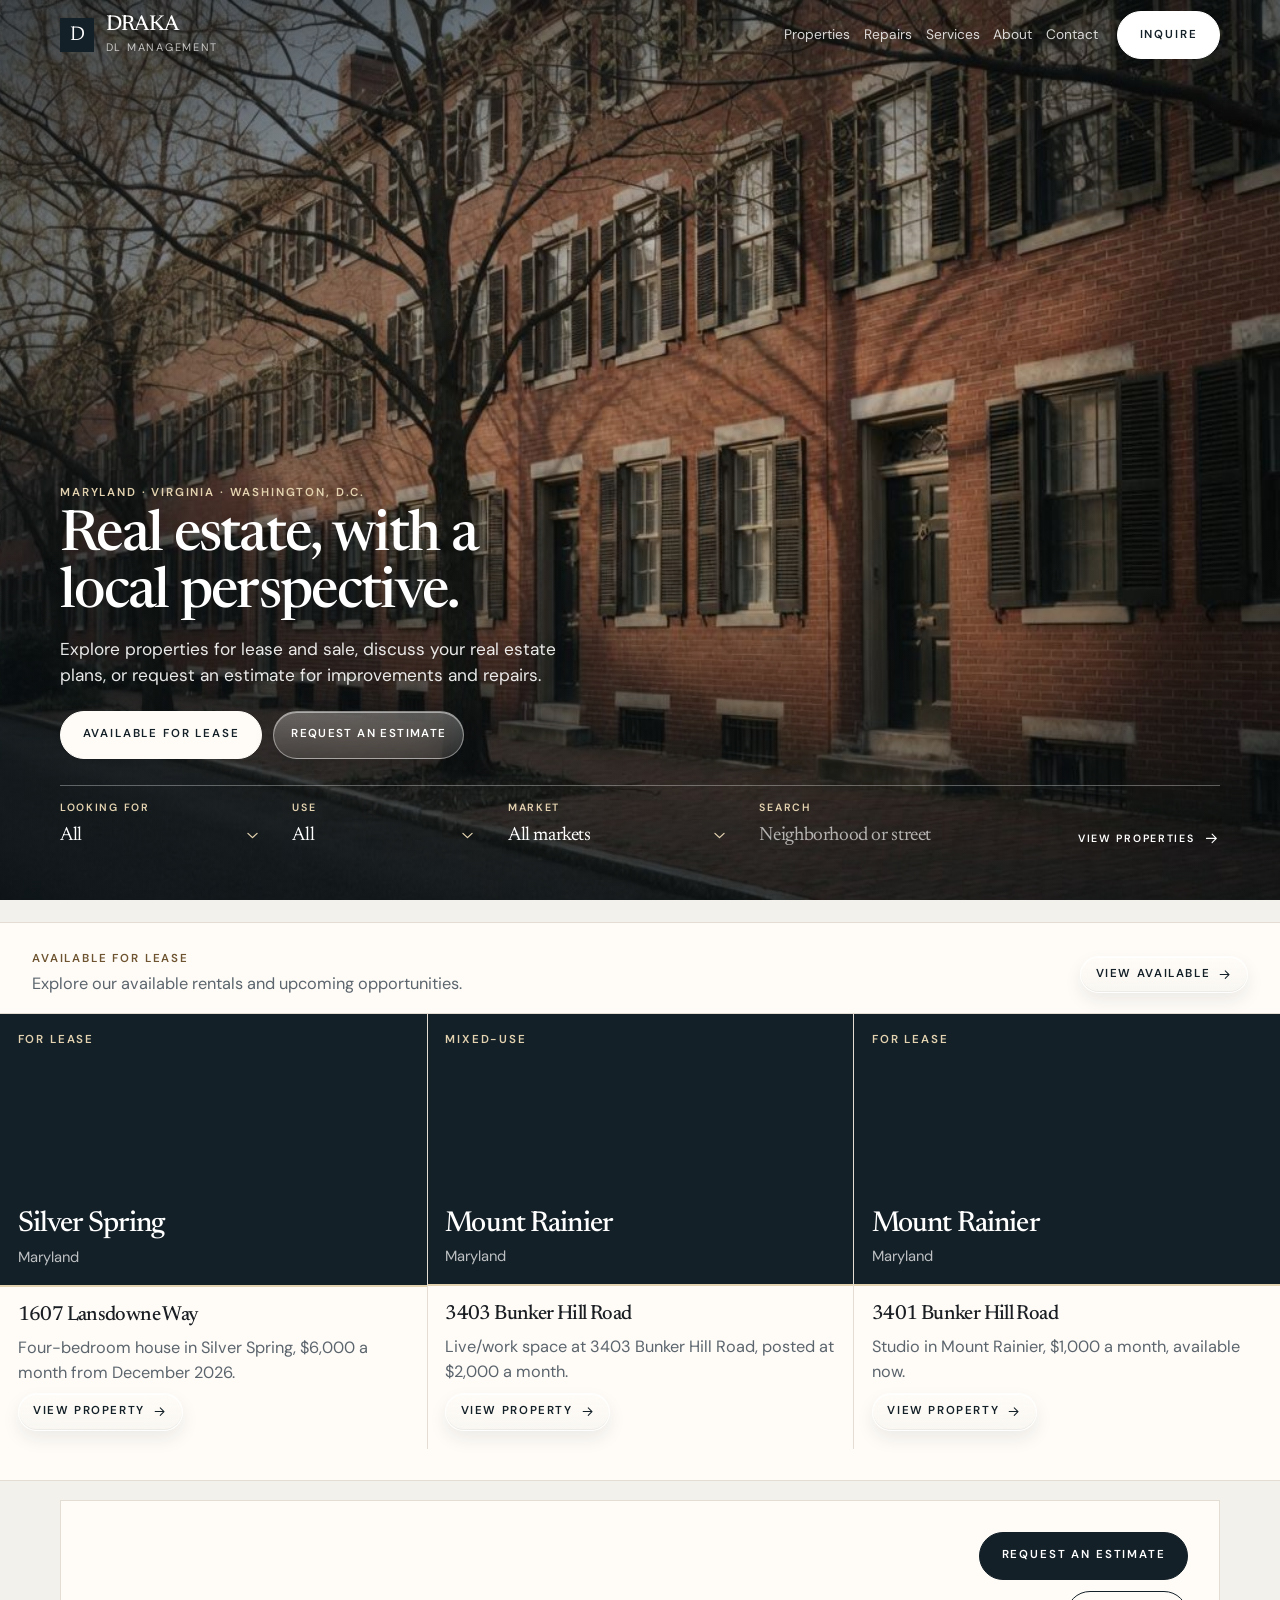
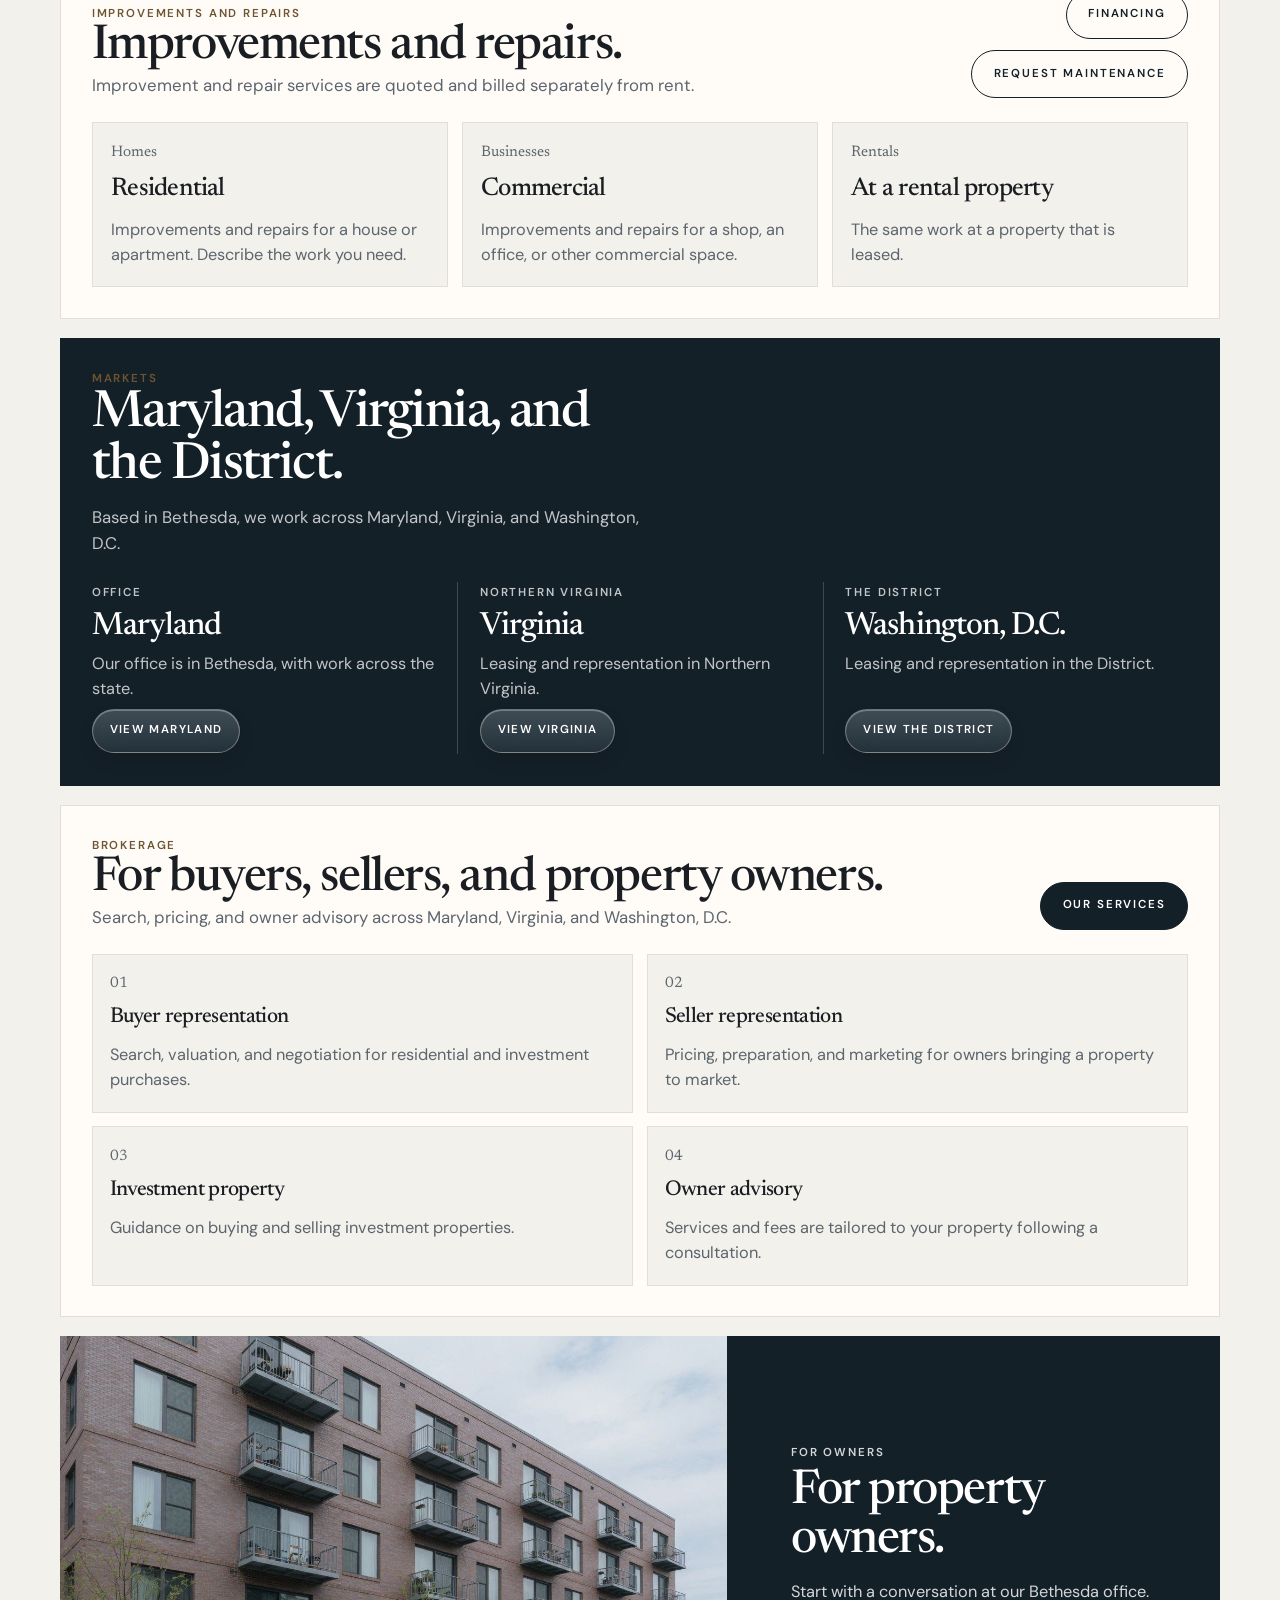
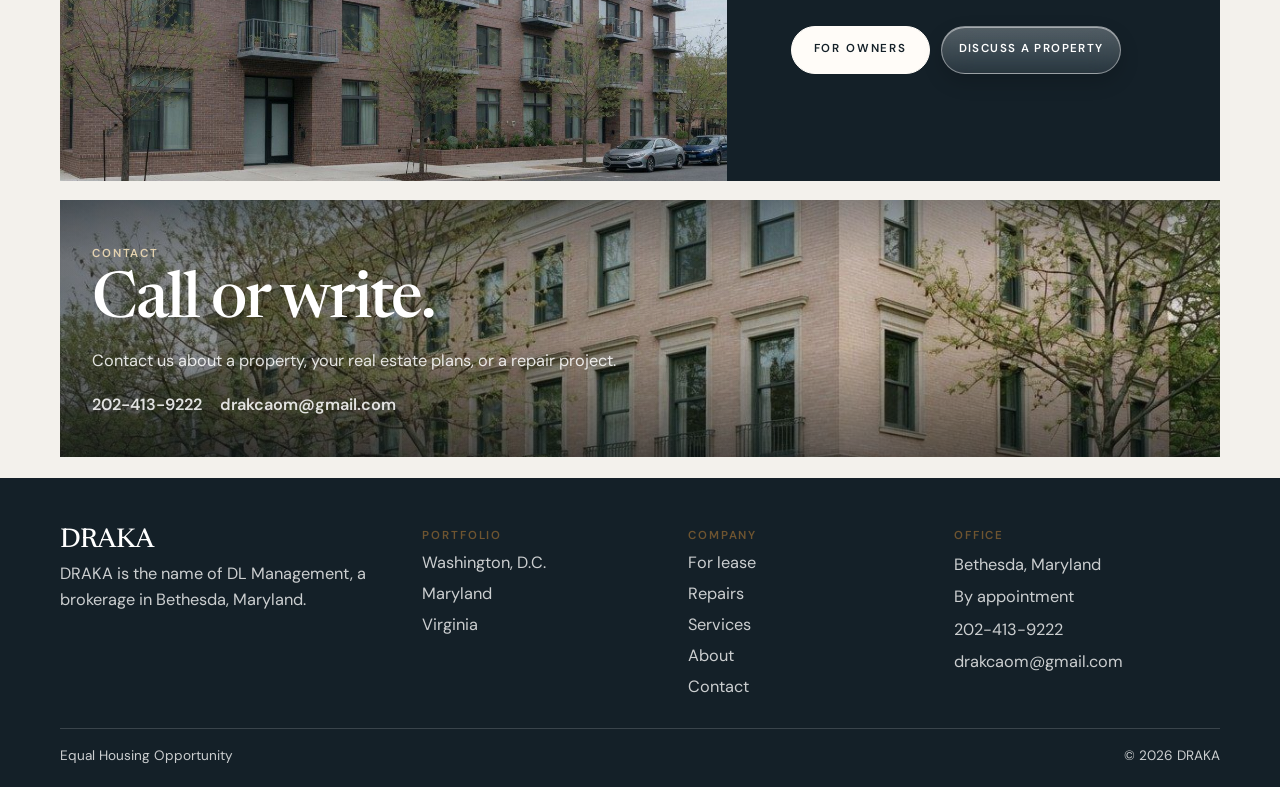
<file: index.html>
<!DOCTYPE html>
<html lang="en">
<head>
  <meta charset="utf-8">
  <meta name="viewport" content="width=device-width, initial-scale=1">
  <title>DRAKA — DL Management</title>
  <meta name="description" content="Explore properties for lease and sale, discuss your real estate plans, or request an estimate for improvements and repairs.">
  <meta name="robots" content="noindex, nofollow">
  <link rel="canonical" href="index.html">
  <meta property="og:type" content="website">
  <meta property="og:site_name" content="DRAKA">
  <meta property="og:title" content="DRAKA — DL Management">
  <meta property="og:description" content="Explore properties for lease and sale, discuss your real estate plans, or request an estimate for improvements and repairs.">
  <meta property="og:url" content="https://aidenmvb.github.io/drakca-preview/">
  <meta property="og:image" content="https://aidenmvb.github.io/drakca-preview/images/home-hero.jpg">
  <meta name="twitter:card" content="summary_large_image">
  <meta name="twitter:title" content="DRAKA — DL Management">
  <meta name="twitter:description" content="Explore properties for lease and sale, discuss your real estate plans, or request an estimate for improvements and repairs.">
  <meta name="twitter:image" content="https://aidenmvb.github.io/drakca-preview/images/home-hero.jpg">
  <script type="application/ld+json">{"@context":"https://schema.org","@type":"RealEstateAgent","name":"DRAKA","alternateName":"DL Management","telephone":"+1-202-413-9222","email":"drakcaom@gmail.com","address":{"@type":"PostalAddress","addressLocality":"Bethesda","addressRegion":"MD","addressCountry":"US"},"areaServed":["Maryland","Virginia","Washington, D.C."]}</script>
  <meta name="theme-color" content="#142028">
  <link rel="icon" href="favicon.svg" type="image/svg+xml">
  <link rel="preconnect" href="https://fonts.googleapis.com">
  <link rel="preconnect" href="https://fonts.gstatic.com" crossorigin>
  <link href="https://fonts.googleapis.com/css2?family=DM+Sans:ital,opsz,wght@0,9..40,400;0,9..40,500;0,9..40,600;0,9..40,700&family=Newsreader:opsz,wght@6..72,400;6..72,500;6..72,600&display=swap" rel="stylesheet">
  <link rel="stylesheet" href="css/styles.css?v=32">
</head>
<body data-page="home">
  <a class="skip" href="#main">Skip to content</a>
  <header class="site-header" id="header">
    <div class="wrap header-inner">
      <a class="brand" href="index.html">
        <span class="brand-mark" aria-hidden="true">D</span>
        <span class="brand-type"><span class="brand-name">DRAKA</span><span class="brand-sub">DL Management</span></span>
      </a>
      <button class="menu-toggle" type="button" aria-expanded="false" aria-controls="nav-panel">Menu</button>
      <nav class="nav-panel" id="nav-panel" aria-label="Primary">
        <a href="properties.html" data-nav="properties">Properties</a>
        <a href="improvements.html" data-nav="improvements">Repairs</a>
        <a href="services.html" data-nav="services">Services</a>
        <a href="about.html" data-nav="about">About</a>
        <a href="contact.html" data-nav="contact">Contact</a>
        <a class="btn nav-inquire" href="contact.html">Inquire</a>
      </nav>
    </div>
  </header>

  <main id="main">
    <section class="hero">
      <img class="hero-media" src="images/home-hero.jpg" alt="Brick townhouses with black shutters along a tree-lined street." width="1280" height="720" fetchpriority="high" decoding="async">
      <div class="hero-shade" aria-hidden="true"></div>
      <div class="wrap hero-content">
        <p class="eyebrow">Maryland · Virginia · Washington, D.C.</p>
        <h1>Real estate, with a local perspective.</h1>
        <p class="lede">Explore properties for lease and sale, discuss your real estate plans, or request an estimate for improvements and repairs.</p>
        <p class="hero-actions">
          <a class="btn" href="#lease">Available for lease</a>
          <a class="btn-glass" href="improvements.html#estimate">Request an estimate</a>
        </p>
        <form class="finder" action="properties.html#page" method="get">
          <label>
            <span>Looking for</span>
            <select name="intent">
              <option value="">All</option>
              <option value="rent">For rent</option>
            </select>
          </label>
          <label>
            <span>Use</span>
            <select name="type">
              <option value="">All</option>
              <option value="Residential">Residential</option>
              <option value="Commercial">Commercial</option>
              <option value="Retail">Retail</option>
            </select>
          </label>
          <label>
            <span>Market</span>
            <select name="state">
              <option value="">All markets</option>
              <option value="Maryland">Maryland</option>
              <option value="Virginia">Virginia</option>
              <option value="Washington, D.C.">Washington, D.C.</option>
            </select>
          </label>
          <label class="finder-query">
            <span>Search</span>
            <input type="search" name="q" placeholder="Neighborhood or street" autocomplete="off">
          </label>
          <button class="finder-go" type="submit">
            <span>View properties</span>
            <svg viewBox="0 0 24 24" aria-hidden="true"><path d="M5 12h14M13 6l6 6-6 6" fill="none" stroke="currentColor" stroke-width="1.6" stroke-linecap="round" stroke-linejoin="round"/></svg>
          </button>
        </form>
      </div>
    </section>

    <section class="section home-lease" id="lease">
      <div class="wrap">
        <div class="lease-intro">
          <h2 class="eyebrow">Available for lease</h2>
          <p class="lease-note">Explore our available rentals and upcoming opportunities.</p>
          <a class="lease-all btn-glass" id="lease-all" href="properties.html#available">View available <svg viewBox="0 0 24 24" aria-hidden="true"><path d="M5 12h14M13 6l6 6-6 6" fill="none" stroke="currentColor" stroke-width="1.6" stroke-linecap="round" stroke-linejoin="round"/></svg></a>
        </div>
        <div class="lease-row" id="lease-preview"></div>
        <p id="lease-empty" class="empty" hidden>No rentals are listed right now. Call us about what is coming available.</p>
      </div>
    </section>

    <section class="section home-repairs" id="repairs">
      <div class="wrap">
        <div class="section-head-row">
          <div>
            <p class="eyebrow">Improvements and repairs</p>
            <h2>Improvements and repairs.</h2>
            <p class="lede">Improvement and repair services are quoted and billed separately from rent.</p>
          </div>
          <div class="hero-actions">
            <a class="btn" href="improvements.html#estimate">Request an estimate</a>
            <a class="btn-line" href="improvements.html#financing">Financing</a>
            <a class="btn-line" href="improvements.html#maintenance">Request maintenance</a>
          </div>
        </div>
        <div class="steps">
          <article class="step">
            <p class="num">Homes</p>
            <h3>Residential</h3>
            <p>Improvements and repairs for a house or apartment. Describe the work you need.</p>
          </article>
          <article class="step">
            <p class="num">Businesses</p>
            <h3>Commercial</h3>
            <p>Improvements and repairs for a shop, an office, or other commercial space.</p>
          </article>
          <article class="step">
            <p class="num">Rentals</p>
            <h3>At a rental property</h3>
            <p>The same work at a property that is leased.</p>
          </article>
        </div>
      </div>
    </section>

    <section class="section home-markets" id="markets">
      <div class="wrap">
        <div class="section-head">
          <p class="eyebrow">Markets</p>
          <h2>Maryland, Virginia, and the District.</h2>
          <p class="lede">Based in Bethesda, we work across Maryland, Virginia, and Washington, D.C.</p>
        </div>
        <div class="markets">
          <a class="market" href="properties.html?state=Maryland#page">
            <p class="kicker">Office</p>
            <h3>Maryland</h3>
            <p>Our office is in Bethesda, with work across the state.</p>
            <span class="btn-glass">View Maryland</span>
          </a>
          <a class="market" href="properties.html?state=Virginia#page">
            <p class="kicker">Northern Virginia</p>
            <h3>Virginia</h3>
            <p>Leasing and representation in Northern Virginia.</p>
            <span class="btn-glass">View Virginia</span>
          </a>
          <a class="market" href="properties.html?state=Washington%2C%20D.C.#page">
            <p class="kicker">The District</p>
            <h3>Washington, D.C.</h3>
            <p>Leasing and representation in the District.</p>
            <span class="btn-glass">View the District</span>
          </a>
        </div>
      </div>
    </section>

    <section class="section home-practice" id="practice">
      <div class="wrap">
        <div class="section-head-row">
          <div>
            <p class="eyebrow">Brokerage</p>
            <h2>For buyers, sellers, and property owners.</h2>
            <p class="lede">Search, pricing, and owner advisory across Maryland, Virginia, and Washington, D.C.</p>
          </div>
          <a class="btn" href="services.html">Our services</a>
        </div>
        <div class="service-grid">
          <article class="service-card"><p class="num">01</p><h3>Buyer representation</h3><p>Search, valuation, and negotiation for residential and investment purchases.</p></article>
          <article class="service-card"><p class="num">02</p><h3>Seller representation</h3><p>Pricing, preparation, and marketing for owners bringing a property to market.</p></article>
          <article class="service-card"><p class="num">03</p><h3>Investment property</h3><p>Guidance on buying and selling investment properties.</p></article>
          <article class="service-card"><p class="num">04</p><h3>Owner advisory</h3><p>Services and fees are tailored to your property following a consultation.</p></article>
        </div>
      </div>
    </section>

    <section class="band">
      <img src="images/clarendon.jpg" alt="" width="1248" height="832" loading="lazy" decoding="async">
      <div class="band-copy">
        <p class="eyebrow">For owners</p>
        <h2>For property owners.</h2>
        <p>Start with a conversation at our Bethesda office.</p>
        <div class="hero-actions">
          <a class="btn" href="services.html#owners">For owners</a>
          <a class="btn-glass" href="services.html#owner-start">Discuss a property</a>
        </div>
      </div>
    </section>

    <section class="close">
      <img src="images/wisconsin.jpg" alt="" width="1248" height="832" loading="lazy" decoding="async">
      <div class="hero-shade" aria-hidden="true"></div>
      <div class="wrap close-copy">
        <p class="eyebrow">Contact</p>
        <h2>Call or write.</h2>
        <p>Contact us about a property, your real estate plans, or a repair project.</p>
        <p class="contact-line">
          <a data-phone href=""></a>
          <a data-email href=""></a>
        </p>
      </div>
    </section>
  </main>

  <footer class="site-footer">
    <div class="wrap foot-grid">
      <div>
        <p class="brand-name">DRAKA</p>
        <p>DRAKA is the name of DL Management, a brokerage in Bethesda, Maryland.</p>
      </div>
      <div>
        <p class="foot-label">Portfolio</p>
        <a href="properties.html?state=Washington%2C%20D.C.">Washington, D.C.</a>
        <a href="properties.html?state=Maryland">Maryland</a>
        <a href="properties.html?state=Virginia">Virginia</a>
      </div>
      <div>
        <p class="foot-label">Company</p>
        <a href="properties.html?intent=rent">For lease</a>
        <a href="improvements.html">Repairs</a>
        <a href="services.html">Services</a>
        <a href="about.html">About</a>
        <a href="contact.html">Contact</a>
      </div>
      <div>
        <p class="foot-label">Office</p>
        <p>Bethesda, Maryland</p>
        <p>By appointment</p>
        <p><a data-phone href=""></a></p>
        <p><a data-email href=""></a></p>
      </div>
    </div>
    <div class="wrap legal">
      <span class="eho">Equal Housing Opportunity</span>
      <span>© <span id="year">2026</span> DRAKA</span>
    </div>
  </footer>
  <script src="js/data.js?v=4"></script>
  <script src="js/portal-preview-origin.js"></script>
  <script src="js/portal-config.js"></script>
  <script src="js/portal-listings.js"></script>
  <script src="js/site.js?v=2"></script>
</body>
</html>
</file>
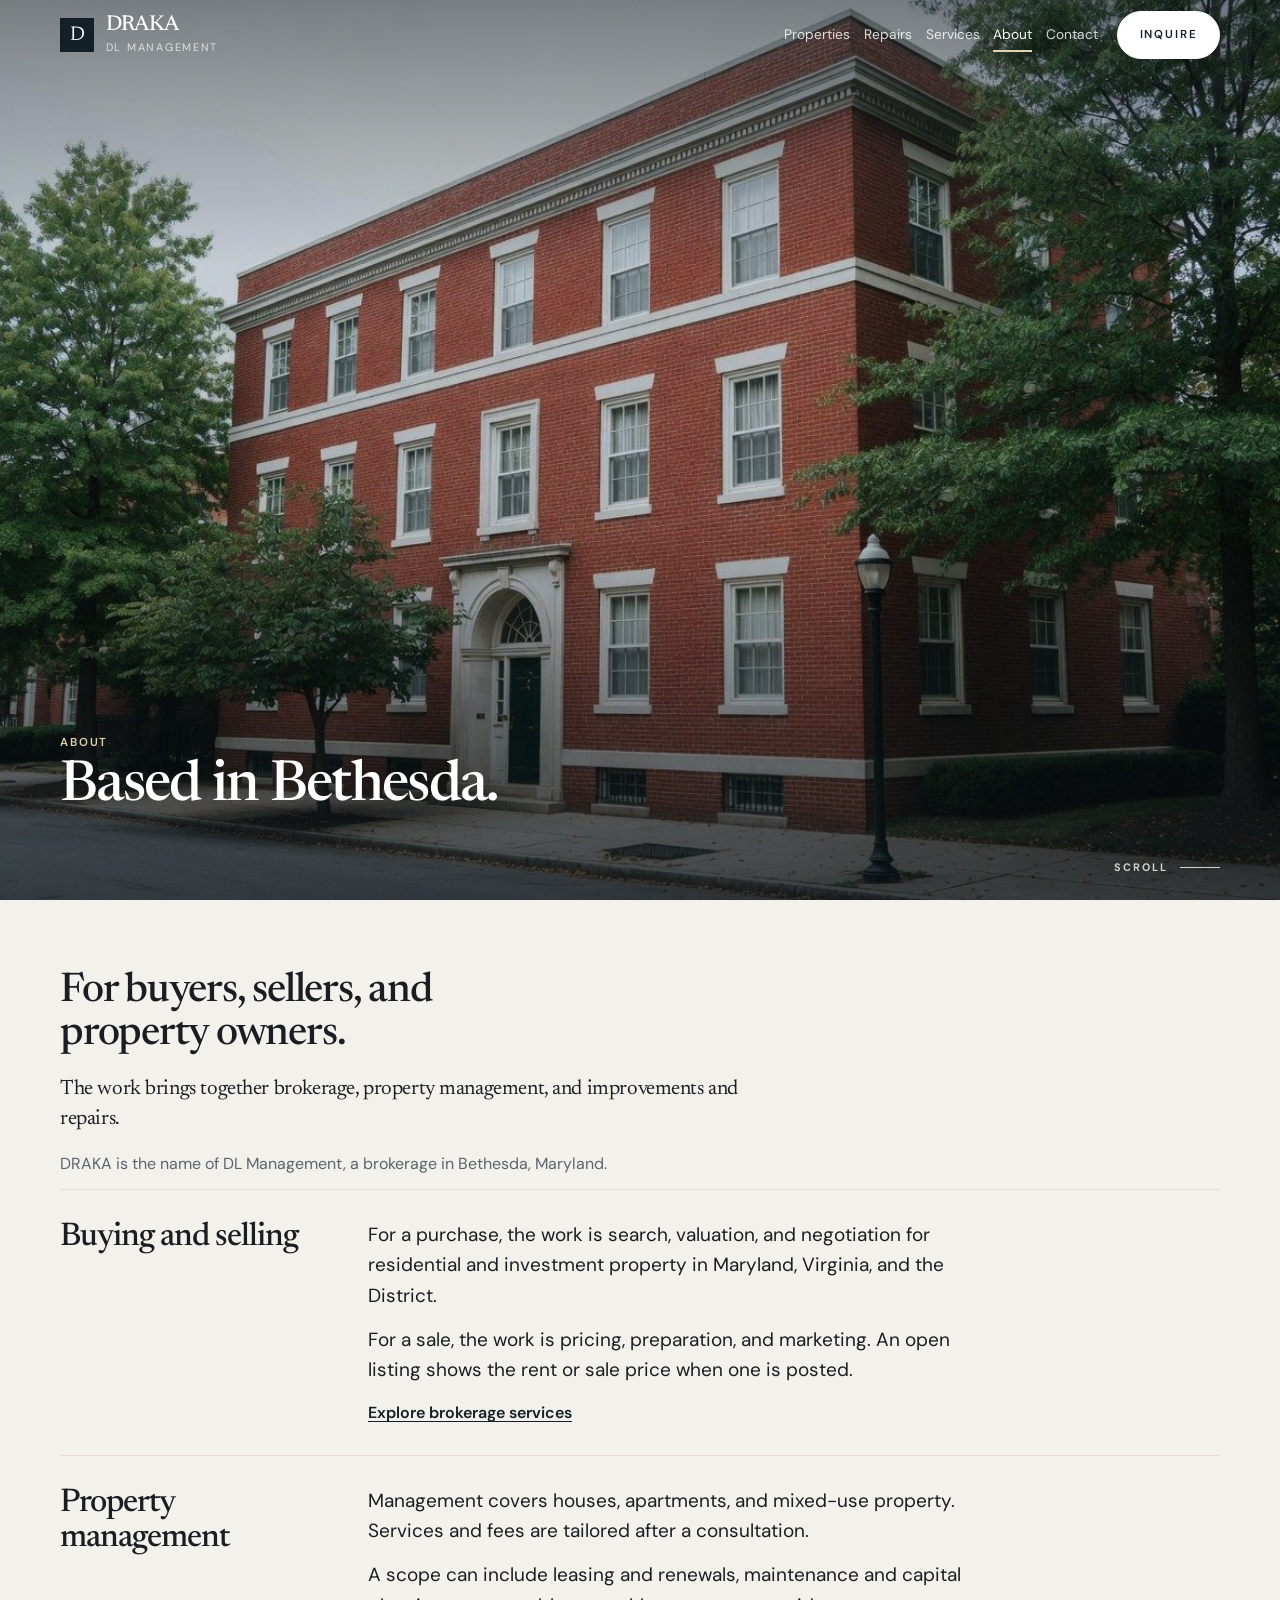
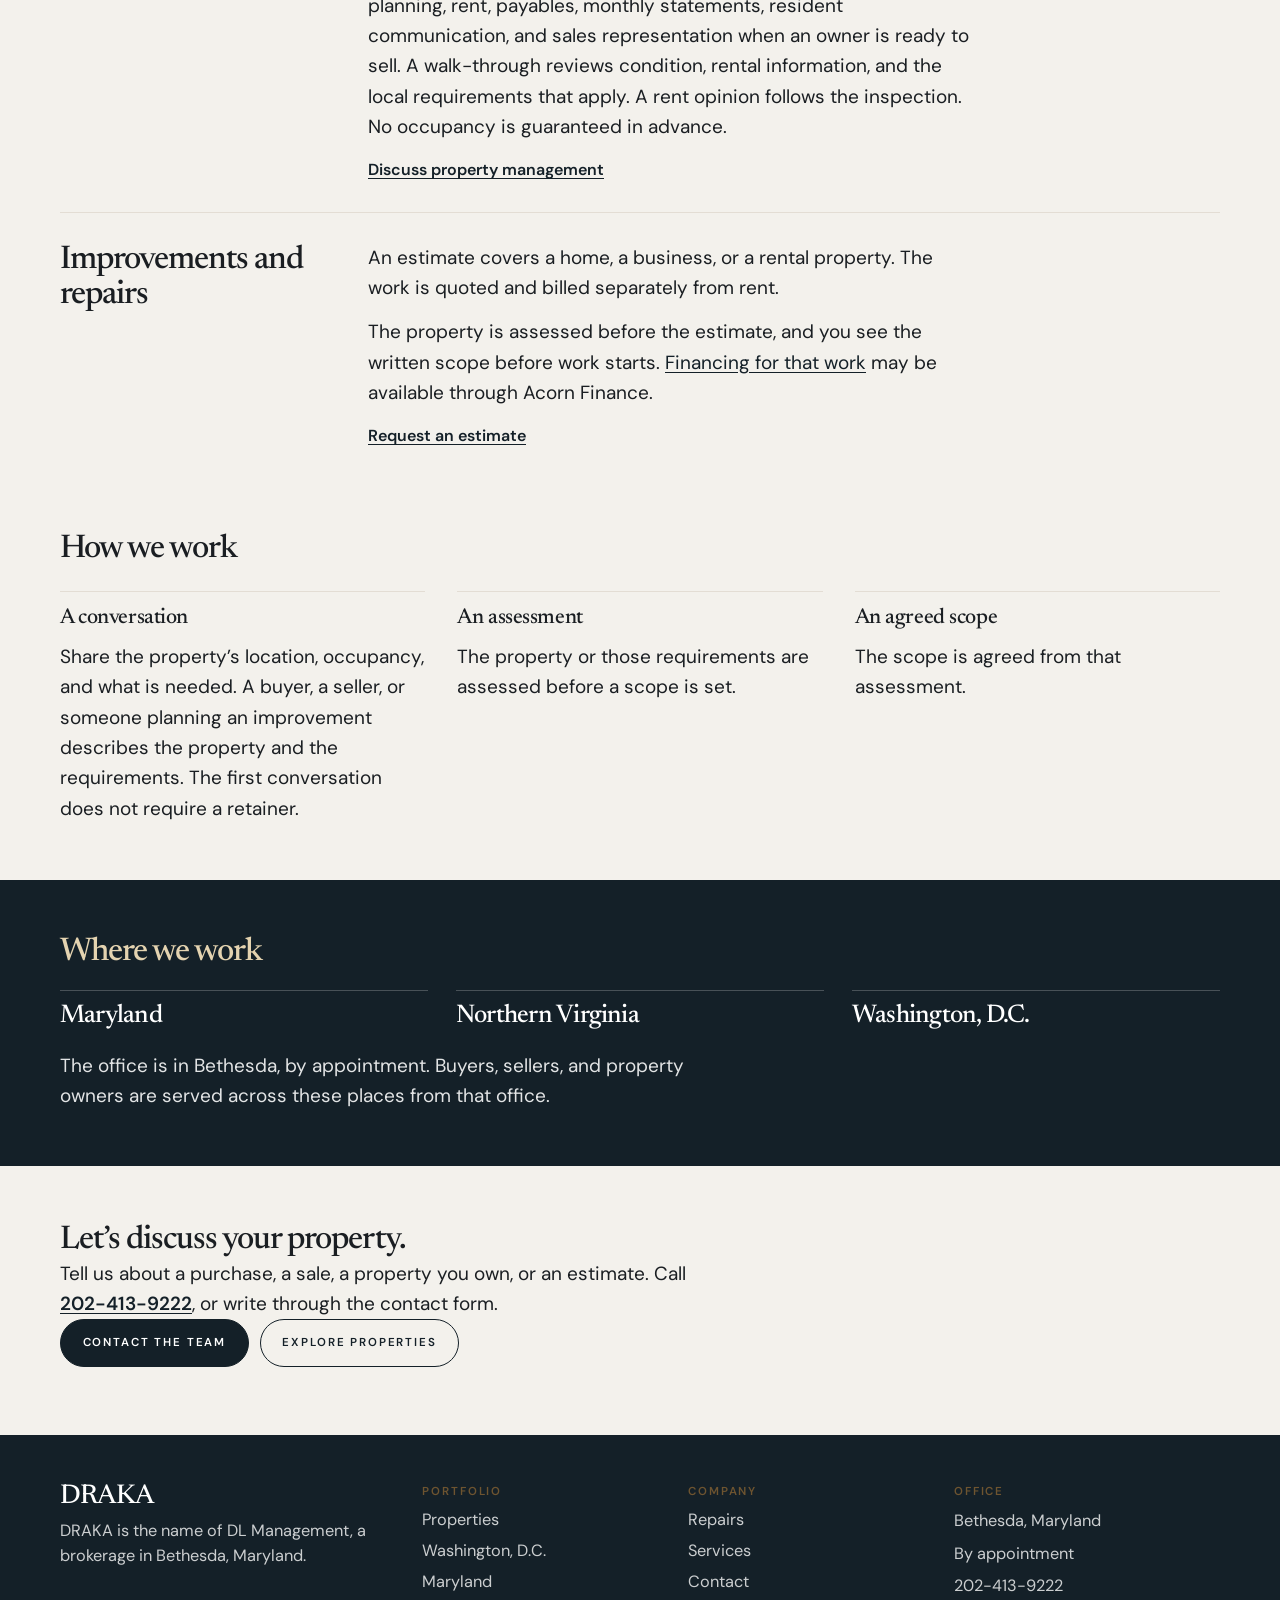
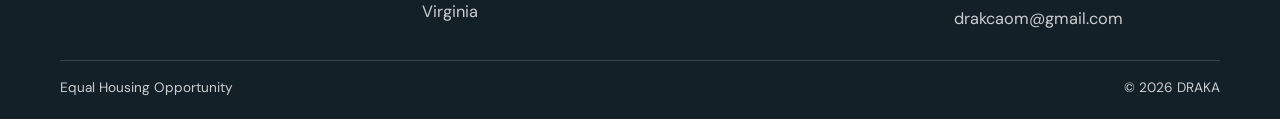
<file: about.html>
<!DOCTYPE html>
<html lang="en">
<head>
  <meta charset="utf-8">
  <meta name="viewport" content="width=device-width, initial-scale=1">
  <title>About — DRAKA</title>
  <meta name="description" content="Based in Bethesda, DRAKA works with buyers, sellers, and property owners across Maryland, Virginia, and Washington, D.C.">
  <meta name="robots" content="noindex, nofollow">
  <link rel="canonical" href="about.html">
  <meta property="og:type" content="website">
  <meta property="og:site_name" content="DRAKA">
  <meta property="og:title" content="About — DRAKA">
  <meta property="og:description" content="Based in Bethesda, DRAKA works with buyers, sellers, and property owners across Maryland, Virginia, and Washington, D.C.">
  <meta property="og:url" content="https://aidenmvb.github.io/drakca-preview/about.html">
  <meta property="og:image" content="https://aidenmvb.github.io/drakca-preview/images/home-hero.jpg">
  <meta name="twitter:card" content="summary_large_image">
  <meta name="twitter:title" content="About — DRAKA">
  <meta name="twitter:description" content="Based in Bethesda, DRAKA works with buyers, sellers, and property owners across Maryland, Virginia, and Washington, D.C.">
  <meta name="twitter:image" content="https://aidenmvb.github.io/drakca-preview/images/home-hero.jpg">
  <script type="application/ld+json">{"@context":"https://schema.org","@type":"RealEstateAgent","name":"DRAKA","alternateName":"DL Management","telephone":"+1-202-413-9222","email":"drakcaom@gmail.com","address":{"@type":"PostalAddress","addressLocality":"Bethesda","addressRegion":"MD","addressCountry":"US"},"areaServed":["Maryland","Virginia","Washington, D.C."]}</script>
  <meta name="theme-color" content="#142028">
  <link rel="icon" href="favicon.svg" type="image/svg+xml">
  <link rel="preconnect" href="https://fonts.googleapis.com">
  <link rel="preconnect" href="https://fonts.gstatic.com" crossorigin>
  <link href="https://fonts.googleapis.com/css2?family=DM+Sans:ital,opsz,wght@0,9..40,400;0,9..40,500;0,9..40,600;0,9..40,700&family=Newsreader:opsz,wght@6..72,400;6..72,500;6..72,600&display=swap" rel="stylesheet">
  <link rel="stylesheet" href="css/styles.css?v=33">
</head>
<body data-page="about">
  <a class="skip" href="#main">Skip to content</a>
  <header class="site-header" id="header">
    <div class="wrap header-inner">
      <a class="brand" href="index.html"><span class="brand-mark" aria-hidden="true">D</span><span class="brand-type"><span class="brand-name">DRAKA</span><span class="brand-sub">DL Management</span></span></a>
      <button class="menu-toggle" type="button" aria-expanded="false" aria-controls="nav-panel">Menu</button>
      <nav class="nav-panel" id="nav-panel" aria-label="Primary">
        <a href="properties.html" data-nav="properties">Properties</a>
        <a href="improvements.html" data-nav="improvements">Repairs</a>
        <a href="services.html" data-nav="services">Services</a>
        <a href="about.html" data-nav="about">About</a>
        <a href="contact.html" data-nav="contact">Contact</a>
        <a class="btn nav-inquire" href="contact.html">Inquire</a>
      </nav>
    </div>
  </header>
  <main id="main">
    <section class="page-hero">
      <img class="hero-media" src="images/bradley.jpg" alt="Brick apartment building on a tree-lined Bethesda street." width="1248" height="832" fetchpriority="high" decoding="async">
      <div class="hero-shade" aria-hidden="true"></div>
      <div class="wrap">
        <p class="eyebrow">About</p>
        <h1>Based in Bethesda.</h1>
      </div>
      <a class="scroll-cue" href="#page">
        <span>Scroll</span>
        <span class="scroll-line" aria-hidden="true"></span>
      </a>
    </section>
    <div class="about-page">
      <section class="about-intro" id="page">
        <div class="wrap">
          <h2>For buyers, sellers, and property owners.</h2>
          <p class="about-lead">The work brings together brokerage, property management, and improvements and repairs.</p>
          <p class="about-name">DRAKA is the name of DL Management, a brokerage in Bethesda, Maryland.</p>
        </div>
      </section>

      <section class="about-services" aria-label="Services">
        <div class="wrap">
          <article class="about-service">
            <h2>Buying and selling</h2>
            <div class="about-service-copy">
              <p>For a purchase, the work is search, valuation, and negotiation for residential and investment property in Maryland, Virginia, and the District.</p>
              <p>For a sale, the work is pricing, preparation, and marketing. An open listing shows the rent or sale price when one is posted.</p>
              <a class="about-action" href="services.html">Explore brokerage services</a>
            </div>
          </article>
          <article class="about-service">
            <h2>Property management</h2>
            <div class="about-service-copy">
              <p>Management covers houses, apartments, and mixed-use property. Services and fees are tailored after a consultation.</p>
              <p>A scope can include leasing and renewals, maintenance and capital planning, rent, payables, monthly statements, resident communication, and sales representation when an owner is ready to sell. A walk-through reviews condition, rental information, and the local requirements that apply. A rent opinion follows the inspection. No occupancy is guaranteed in advance.</p>
              <a class="about-action" href="services.html#owners">Discuss property management</a>
            </div>
          </article>
          <article class="about-service">
            <h2>Improvements and repairs</h2>
            <div class="about-service-copy">
              <p>An estimate covers a home, a business, or a rental property. The work is quoted and billed separately from rent.</p>
              <p>The property is assessed before the estimate, and you see the written scope before work starts. <a href="improvements.html#financing">Financing for that work</a> may be available through Acorn Finance.</p>
              <a class="about-action" href="improvements.html#estimate">Request an estimate</a>
            </div>
          </article>
        </div>
      </section>

      <section class="about-method" aria-labelledby="method-title">
        <div class="wrap">
          <h2 id="method-title">How we work</h2>
          <div class="about-steps">
            <article class="about-step">
              <h3>A conversation</h3>
              <p>Share the property’s location, occupancy, and what is needed. A buyer, a seller, or someone planning an improvement describes the property and the requirements. The first conversation does not require a retainer.</p>
            </article>
            <article class="about-step">
              <h3>An assessment</h3>
              <p>The property or those requirements are assessed before a scope is set.</p>
            </article>
            <article class="about-step">
              <h3>An agreed scope</h3>
              <p>The scope is agreed from that assessment.</p>
            </article>
          </div>
        </div>
      </section>

      <section class="about-banner" aria-labelledby="where-title">
        <div class="wrap">
          <h2 id="where-title">Where we work</h2>
          <ul class="about-places">
            <li>Maryland</li>
            <li>Northern Virginia</li>
            <li>Washington, D.C.</li>
          </ul>
          <p class="about-office">The office is in Bethesda, by appointment. Buyers, sellers, and property owners are served across these places from that office.</p>
        </div>
      </section>

      <section class="about-close">
        <div class="wrap">
          <h2>Let’s discuss your property.</h2>
          <p>Tell us about a purchase, a sale, a property you own, or an estimate. Call <a data-phone href="tel:+12024139222">202-413-9222</a>, or write through the contact form.</p>
          <p class="about-actions">
            <a class="btn" href="contact.html">Contact the team</a>
            <a class="btn-line" href="properties.html">Explore properties</a>
          </p>
        </div>
      </section>
    </div>
  </main>
  <footer class="site-footer">
    <div class="wrap foot-grid">
      <div><p class="brand-name">DRAKA</p><p>DRAKA is the name of DL Management, a brokerage in Bethesda, Maryland.</p></div>
      <div><p class="foot-label">Portfolio</p><a href="properties.html">Properties</a><a href="properties.html?state=Washington%2C%20D.C.">Washington, D.C.</a><a href="properties.html?state=Maryland">Maryland</a><a href="properties.html?state=Virginia">Virginia</a></div>
      <div><p class="foot-label">Company</p><a href="improvements.html">Repairs</a><a href="services.html">Services</a><a href="contact.html">Contact</a></div>
      <div><p class="foot-label">Office</p><p>Bethesda, Maryland</p><p>By appointment</p><p><a data-phone href=""></a></p><p><a data-email href=""></a></p></div>
    </div>
    <div class="wrap legal"><span>Equal Housing Opportunity</span><span>© <span id="year">2026</span> DRAKA</span></div>
  </footer>
  <script src="js/data.js?v=4"></script>
  <script src="js/portal-preview-origin.js"></script>
  <script src="js/portal-config.js"></script>
  <script src="js/portal-listings.js"></script>
  <script src="js/site.js?v=2"></script>
</body>
</html>
</file>
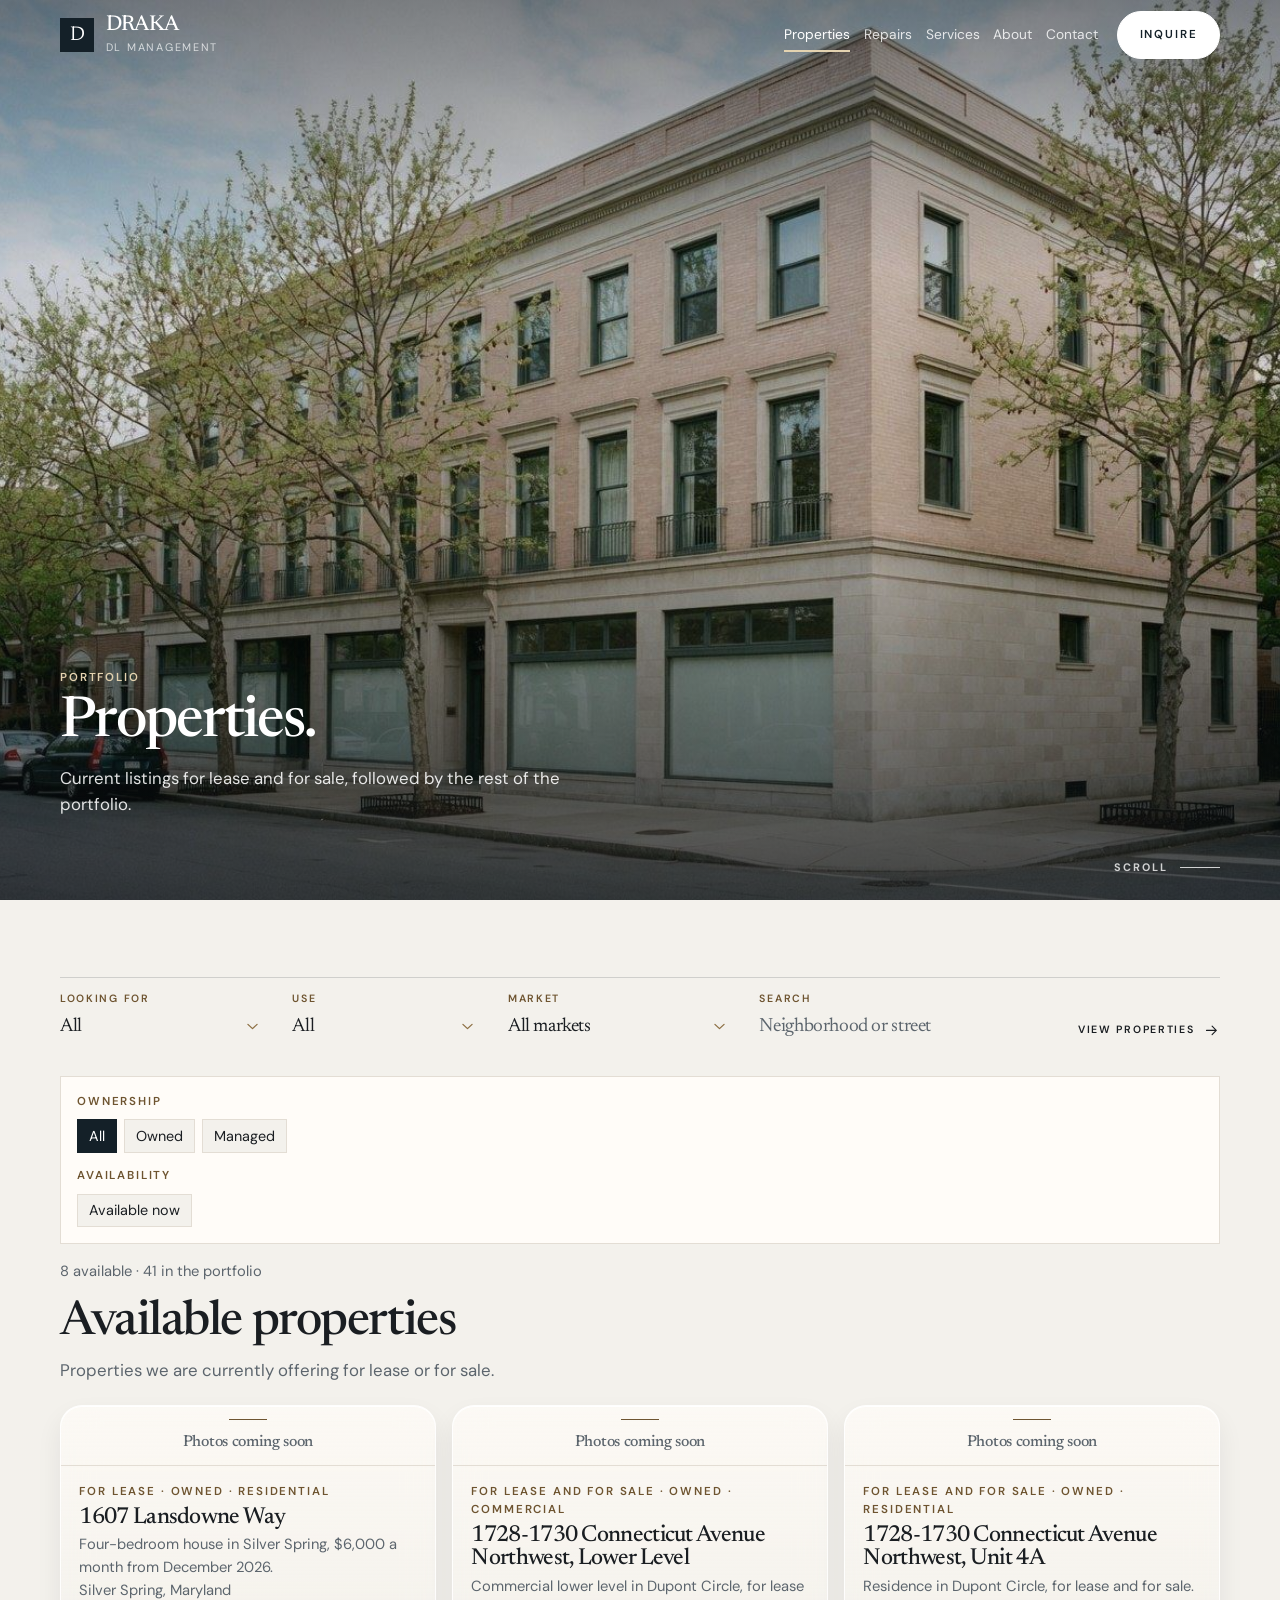
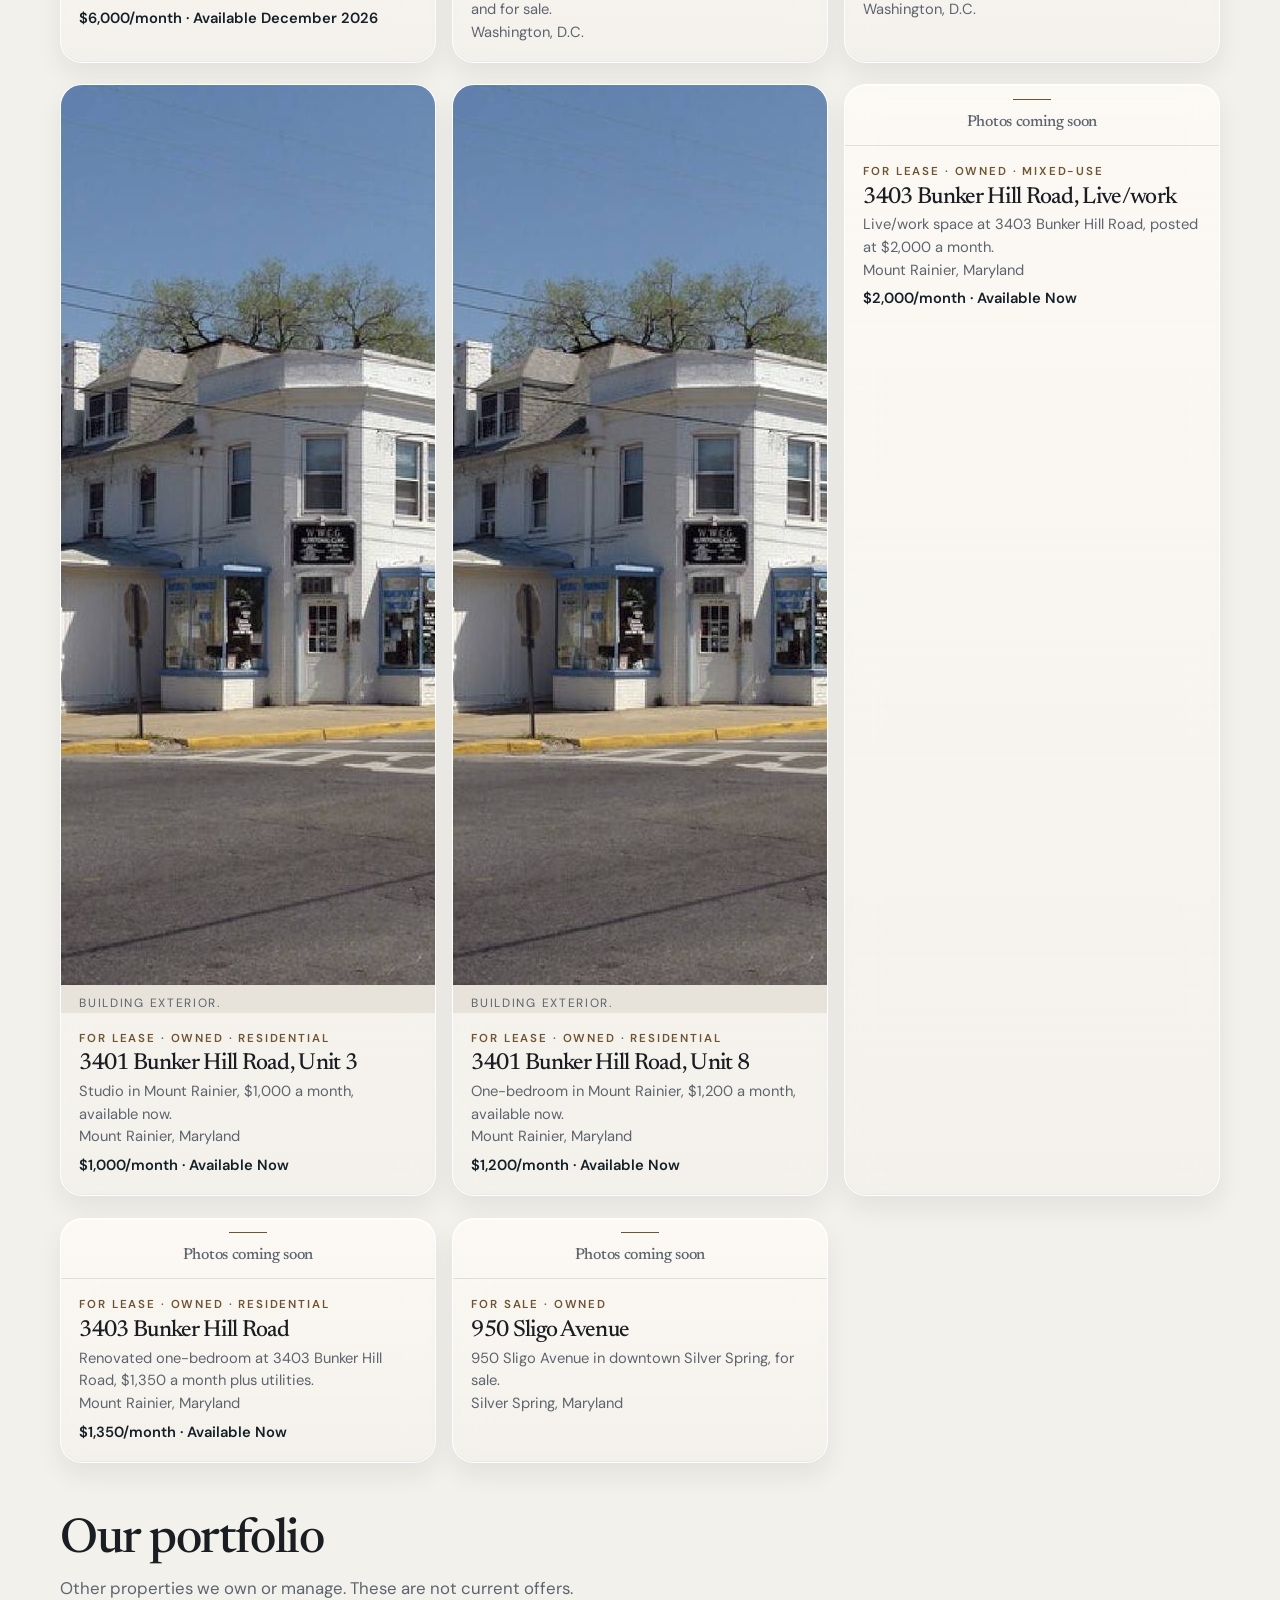
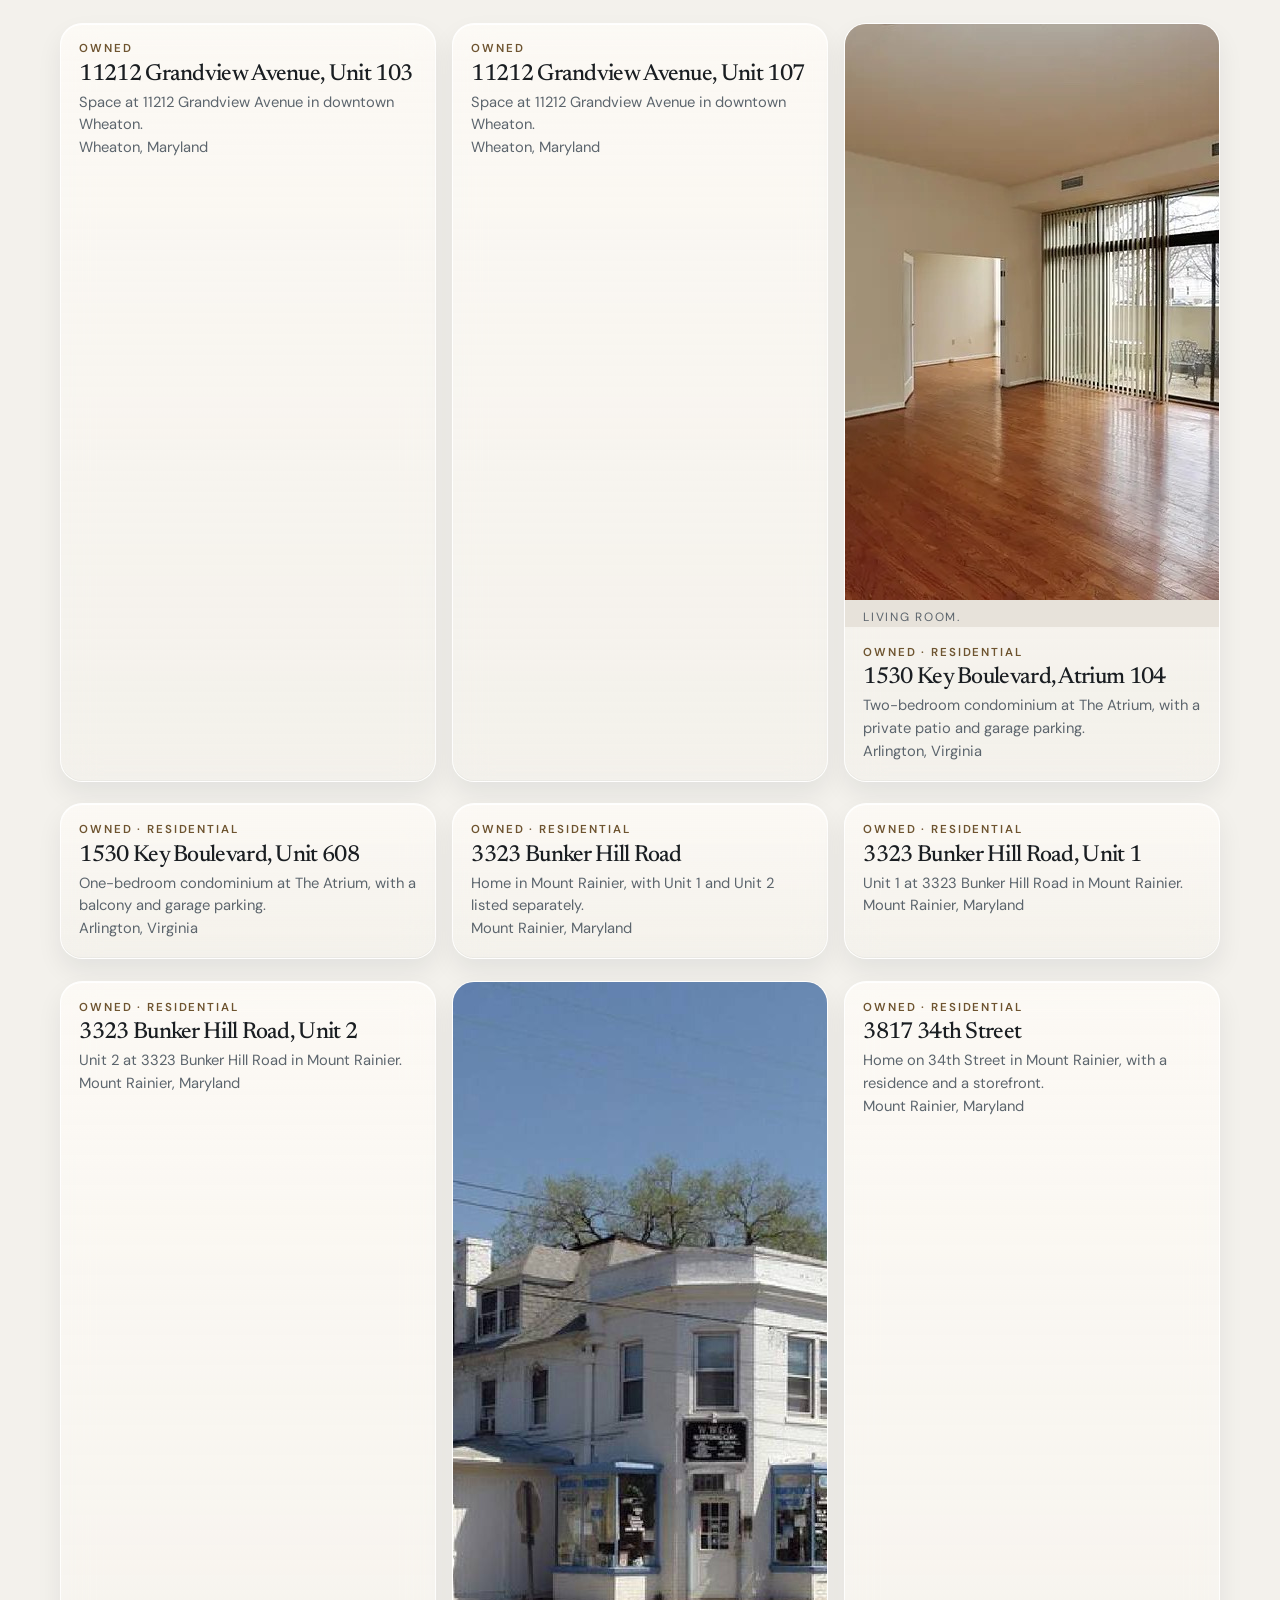
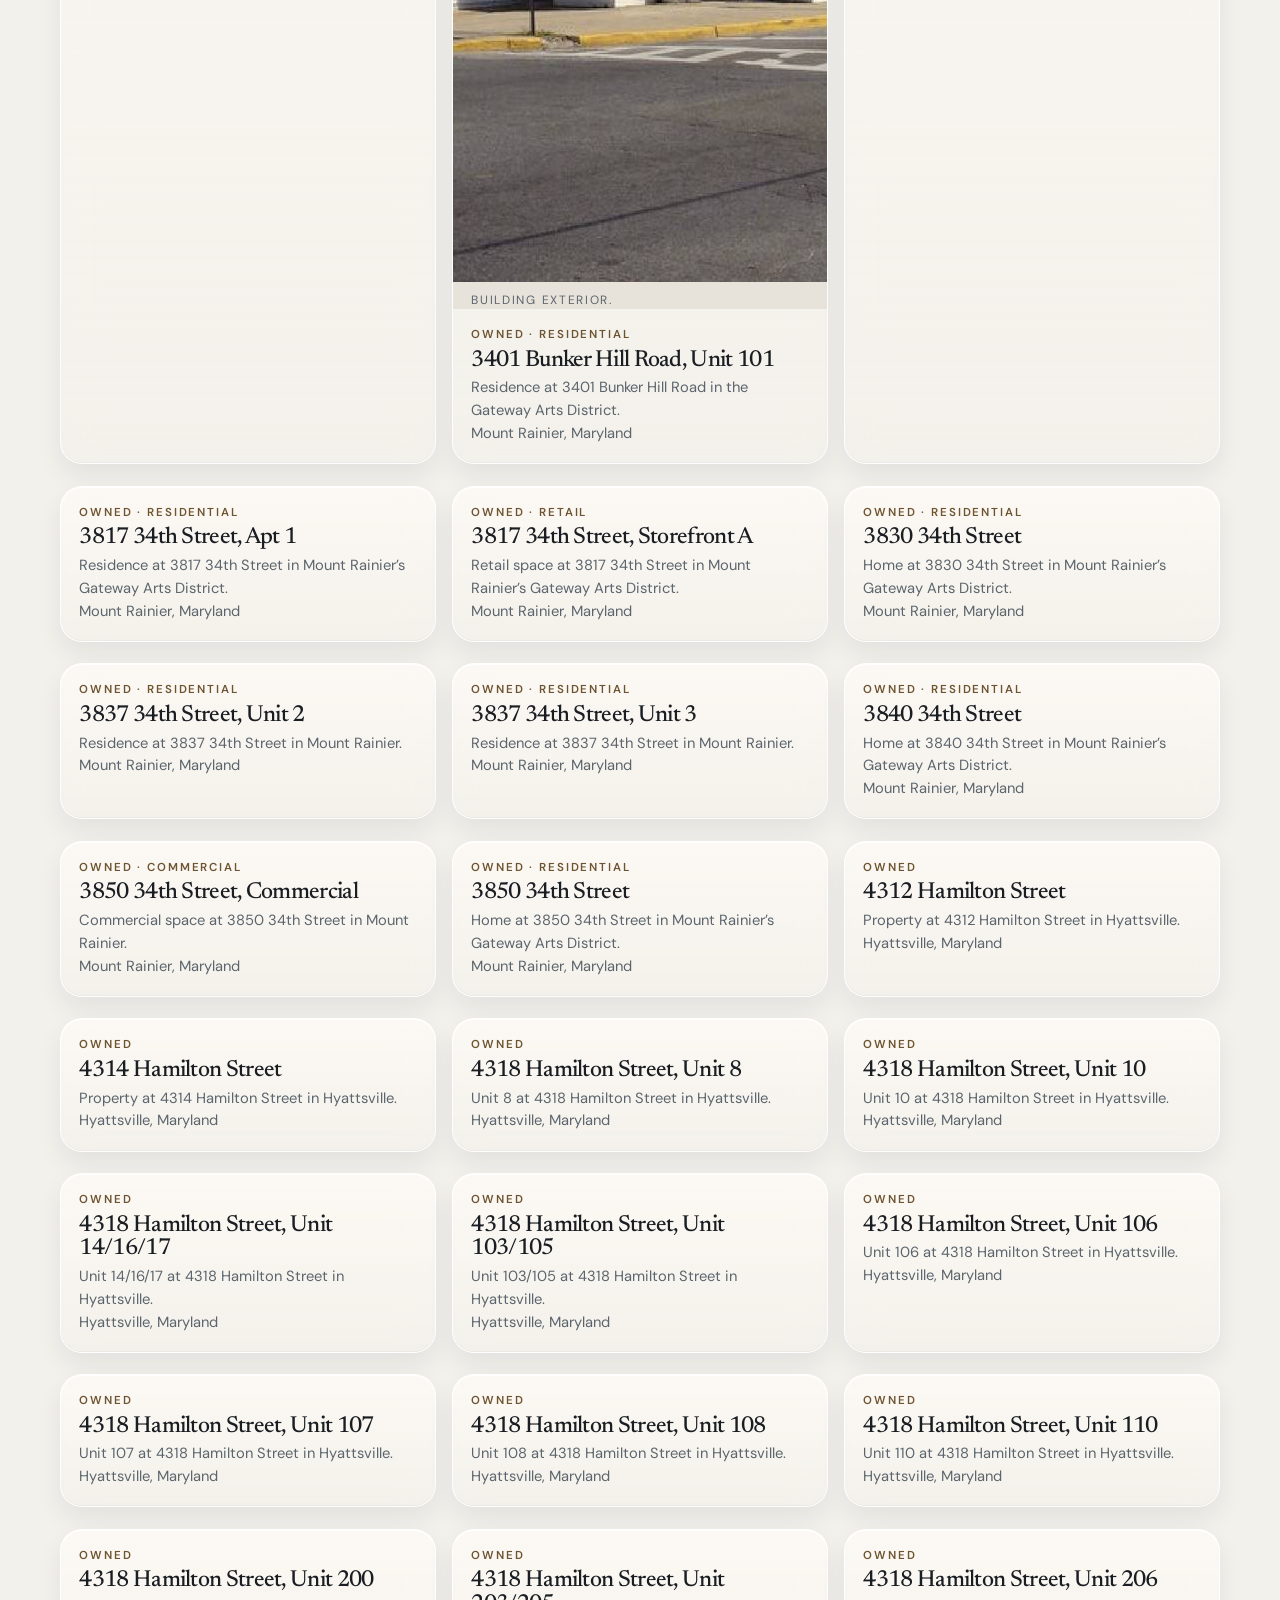
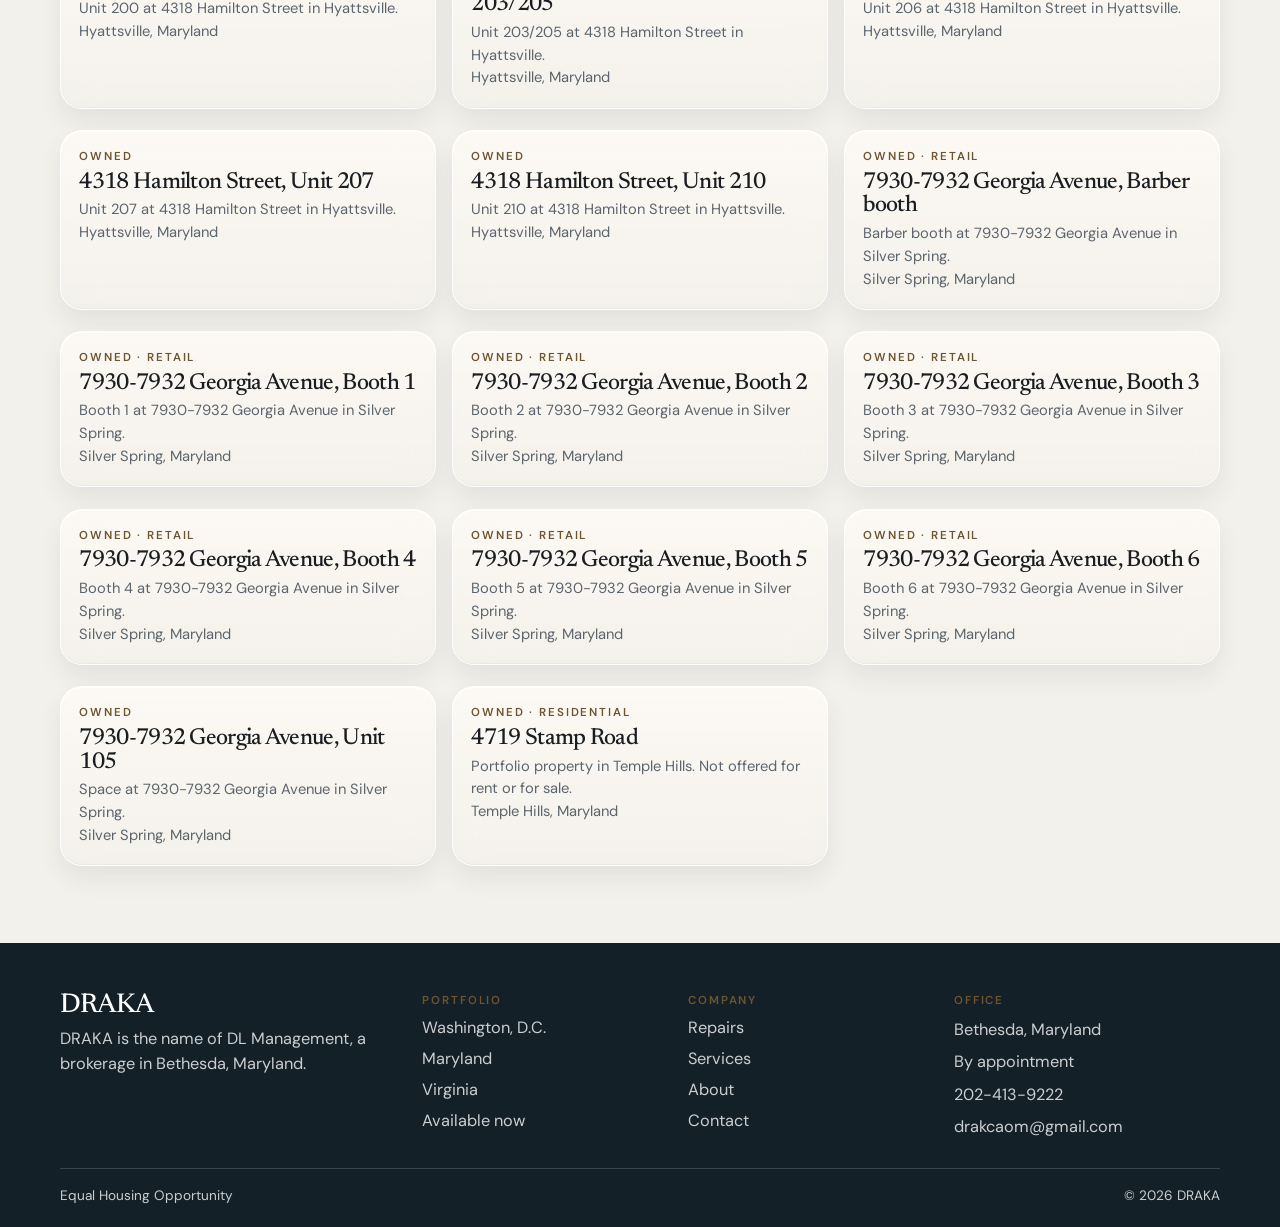
<file: buildings.html>
<!DOCTYPE html>
<html lang="en">
<head>
  <meta charset="utf-8">
  <meta http-equiv="refresh" content="0; url=properties.html">
  <link rel="canonical" href="properties.html">
  <title>Properties — DRAKA</title>
  <meta name="robots" content="noindex, nofollow">
  <script>location.replace("properties.html" + location.search + location.hash);</script>
</head>
<body>
  <p><a href="properties.html">Properties</a></p>
</body>
</html>
</file>
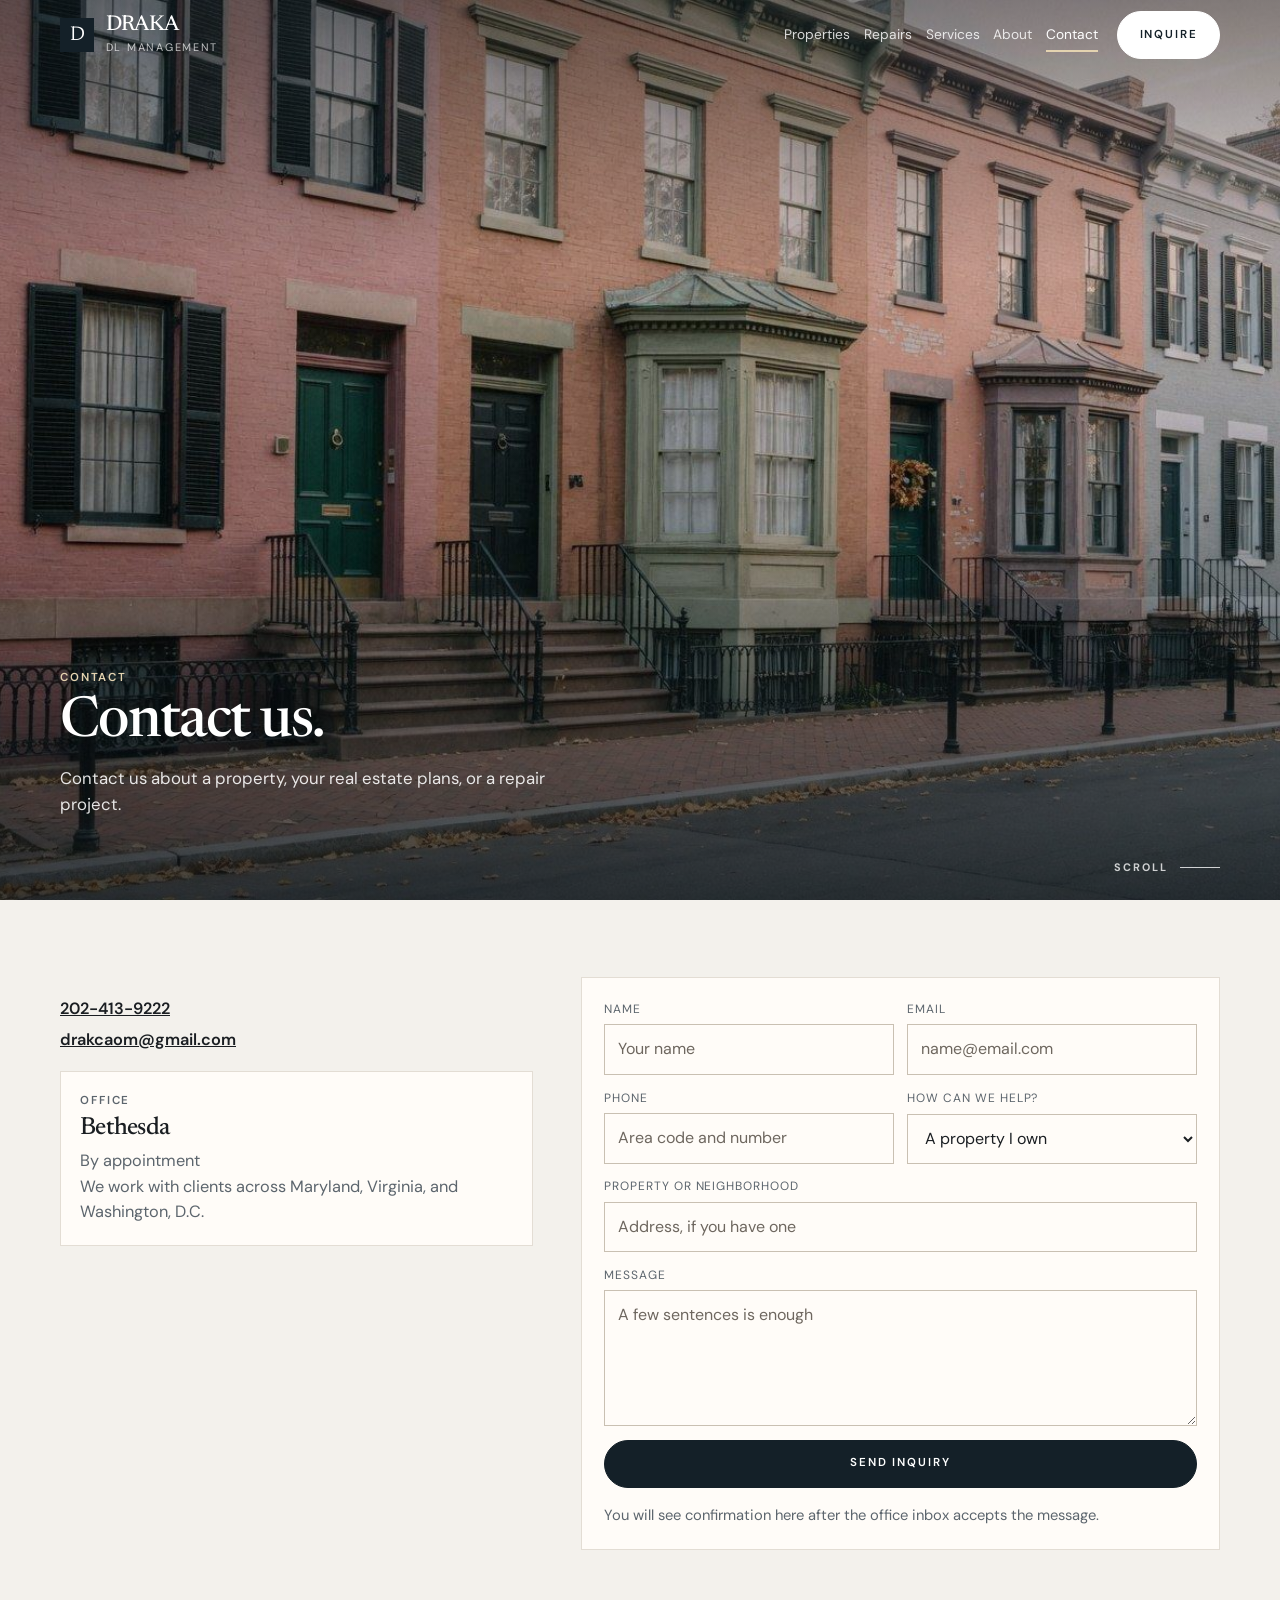
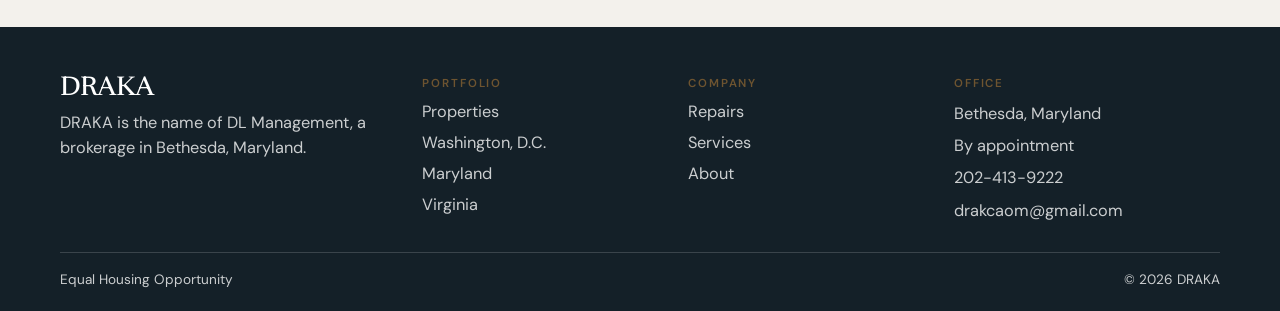
<file: contact.html>
<!DOCTYPE html>
<html lang="en">
<head>
  <meta charset="utf-8">
  <meta name="viewport" content="width=device-width, initial-scale=1">
  <title>Contact — DRAKA</title>
  <meta name="description" content="Contact us about a property, your real estate plans, or a repair project. The office is in Bethesda, by appointment.">
  <meta name="robots" content="noindex, nofollow">
  <link rel="canonical" href="contact.html">
  <meta property="og:type" content="website">
  <meta property="og:site_name" content="DRAKA">
  <meta property="og:title" content="Contact — DRAKA">
  <meta property="og:description" content="Contact us about a property, your real estate plans, or a repair project. The office is in Bethesda, by appointment.">
  <meta property="og:url" content="https://aidenmvb.github.io/drakca-preview/contact.html">
  <meta property="og:image" content="https://aidenmvb.github.io/drakca-preview/images/home-hero.jpg">
  <meta name="twitter:card" content="summary_large_image">
  <meta name="twitter:title" content="Contact — DRAKA">
  <meta name="twitter:description" content="Contact us about a property, your real estate plans, or a repair project. The office is in Bethesda, by appointment.">
  <meta name="twitter:image" content="https://aidenmvb.github.io/drakca-preview/images/home-hero.jpg">
  <script type="application/ld+json">{"@context":"https://schema.org","@type":"RealEstateAgent","name":"DRAKA","alternateName":"DL Management","telephone":"+1-202-413-9222","email":"drakcaom@gmail.com","address":{"@type":"PostalAddress","addressLocality":"Bethesda","addressRegion":"MD","addressCountry":"US"},"areaServed":["Maryland","Virginia","Washington, D.C."]}</script>
  <meta name="theme-color" content="#142028">
  <link rel="icon" href="favicon.svg" type="image/svg+xml">
  <link rel="preconnect" href="https://fonts.googleapis.com">
  <link rel="preconnect" href="https://fonts.gstatic.com" crossorigin>
  <link href="https://fonts.googleapis.com/css2?family=DM+Sans:ital,opsz,wght@0,9..40,400;0,9..40,500;0,9..40,600;0,9..40,700&family=Newsreader:opsz,wght@6..72,400;6..72,500;6..72,600&display=swap" rel="stylesheet">
  <link rel="stylesheet" href="css/styles.css?v=32">
</head>
<body data-page="contact">
  <a class="skip" href="#main">Skip to content</a>
  <header class="site-header" id="header">
    <div class="wrap header-inner">
      <a class="brand" href="index.html"><span class="brand-mark" aria-hidden="true">D</span><span class="brand-type"><span class="brand-name">DRAKA</span><span class="brand-sub">DL Management</span></span></a>
      <button class="menu-toggle" type="button" aria-expanded="false" aria-controls="nav-panel">Menu</button>
      <nav class="nav-panel" id="nav-panel" aria-label="Primary">
        <a href="properties.html" data-nav="properties">Properties</a>
        <a href="improvements.html" data-nav="improvements">Repairs</a>
        <a href="services.html" data-nav="services">Services</a>
        <a href="about.html" data-nav="about">About</a>
        <a href="contact.html" data-nav="contact">Contact</a>
        <a class="btn nav-inquire" href="contact.html">Inquire</a>
      </nav>
    </div>
  </header>
  <main id="main">
    <section class="page-hero">
      <img class="hero-media" src="images/eastern.jpg" alt="" width="1248" height="832" fetchpriority="high" decoding="async">
      <div class="hero-shade" aria-hidden="true"></div>
      <div class="wrap">
        <p class="eyebrow">Contact</p>
        <h1>Contact us.</h1>
        <p class="lede">Contact us about a property, your real estate plans, or a repair project.</p>
      </div>
      <a class="scroll-cue" href="#page">
        <span>Scroll</span>
        <span class="scroll-line" aria-hidden="true"></span>
      </a>
    </section>
    <section class="section" id="page">
      <div class="wrap contact-grid">
        <div>
          <div class="desk-lines">
            <p><a data-phone href=""></a></p>
            <p><a data-email href=""></a></p>
          </div>
          <div class="info-card" style="margin-top:1.2rem">
            <p class="kicker">Office</p>
            <h2>Bethesda</h2>
            <p>By appointment</p>
            <p>We work with clients across Maryland, Virginia, and Washington, D.C.</p>
          </div>
        </div>
        <div>
          <form class="desk-form form" id="desk-form" novalidate>
            <div class="form-row">
              <div class="field"><label for="name">Name</label><input id="name" name="name" autocomplete="name" placeholder="Your name" required></div>
              <div class="field"><label for="email">Email</label><input id="email" name="email" type="email" autocomplete="email" placeholder="name@email.com" required></div>
            </div>
            <div class="form-row">
              <div class="field"><label for="phone">Phone</label><input id="phone" name="phone" type="tel" autocomplete="tel" placeholder="Area code and number"></div>
              <div class="field">
                <label for="who">How can we help?</label>
                <select id="who" name="who">
                  <option>A property I own</option>
                  <option>A home I rent</option>
                  <option>Finding a property</option>
                  <option>Applying for a property</option>
                  <option>Scheduling a tour</option>
                  <option>Requesting an estimate</option>
                  <option>Buying or selling</option>
                  <option>Something else</option>
                </select>
              </div>
            </div>
            <div class="field"><label for="subject">Property or neighborhood</label><input id="subject" name="subject" placeholder="Address, if you have one"></div>
            <div class="field"><label for="message">Message</label><textarea id="message" name="message" placeholder="A few sentences is enough" required></textarea></div>
            <button class="btn" type="submit">Send inquiry</button>
            <p class="form-hint">Inbox delivery is not connected yet. Submitting will not send this message. Call 202-413-9222.</p>
            <p class="form-status" role="alert" hidden></p>
          </form>
          <div class="form-success" hidden tabindex="-1" role="status">
            <p class="eyebrow">Received</p>
            <h2>We received your inquiry.</h2>
            <p>The office inbox accepted this message. If it cannot wait, call <a data-phone href=""></a>.</p>
          </div>
        </div>
      </div>
    </section>
  </main>
  <footer class="site-footer">
    <div class="wrap foot-grid">
      <div><p class="brand-name">DRAKA</p><p>DRAKA is the name of DL Management, a brokerage in Bethesda, Maryland.</p></div>
      <div><p class="foot-label">Portfolio</p><a href="properties.html">Properties</a><a href="properties.html?state=Washington%2C%20D.C.">Washington, D.C.</a><a href="properties.html?state=Maryland">Maryland</a><a href="properties.html?state=Virginia">Virginia</a></div>
      <div><p class="foot-label">Company</p><a href="improvements.html">Repairs</a><a href="services.html">Services</a><a href="about.html">About</a></div>
      <div><p class="foot-label">Office</p><p>Bethesda, Maryland</p><p>By appointment</p><p><a data-phone href=""></a></p><p><a data-email href=""></a></p></div>
    </div>
    <div class="wrap legal"><span>Equal Housing Opportunity</span><span>© <span id="year">2026</span> DRAKA</span></div>
  </footer>
  <script src="js/data.js?v=4"></script>
  <script src="js/portal-preview-origin.js"></script>
  <script src="js/portal-config.js"></script>
  <script src="js/portal-listings.js"></script>
  <script src="js/site.js?v=2"></script>
</body>
</html>
</file>
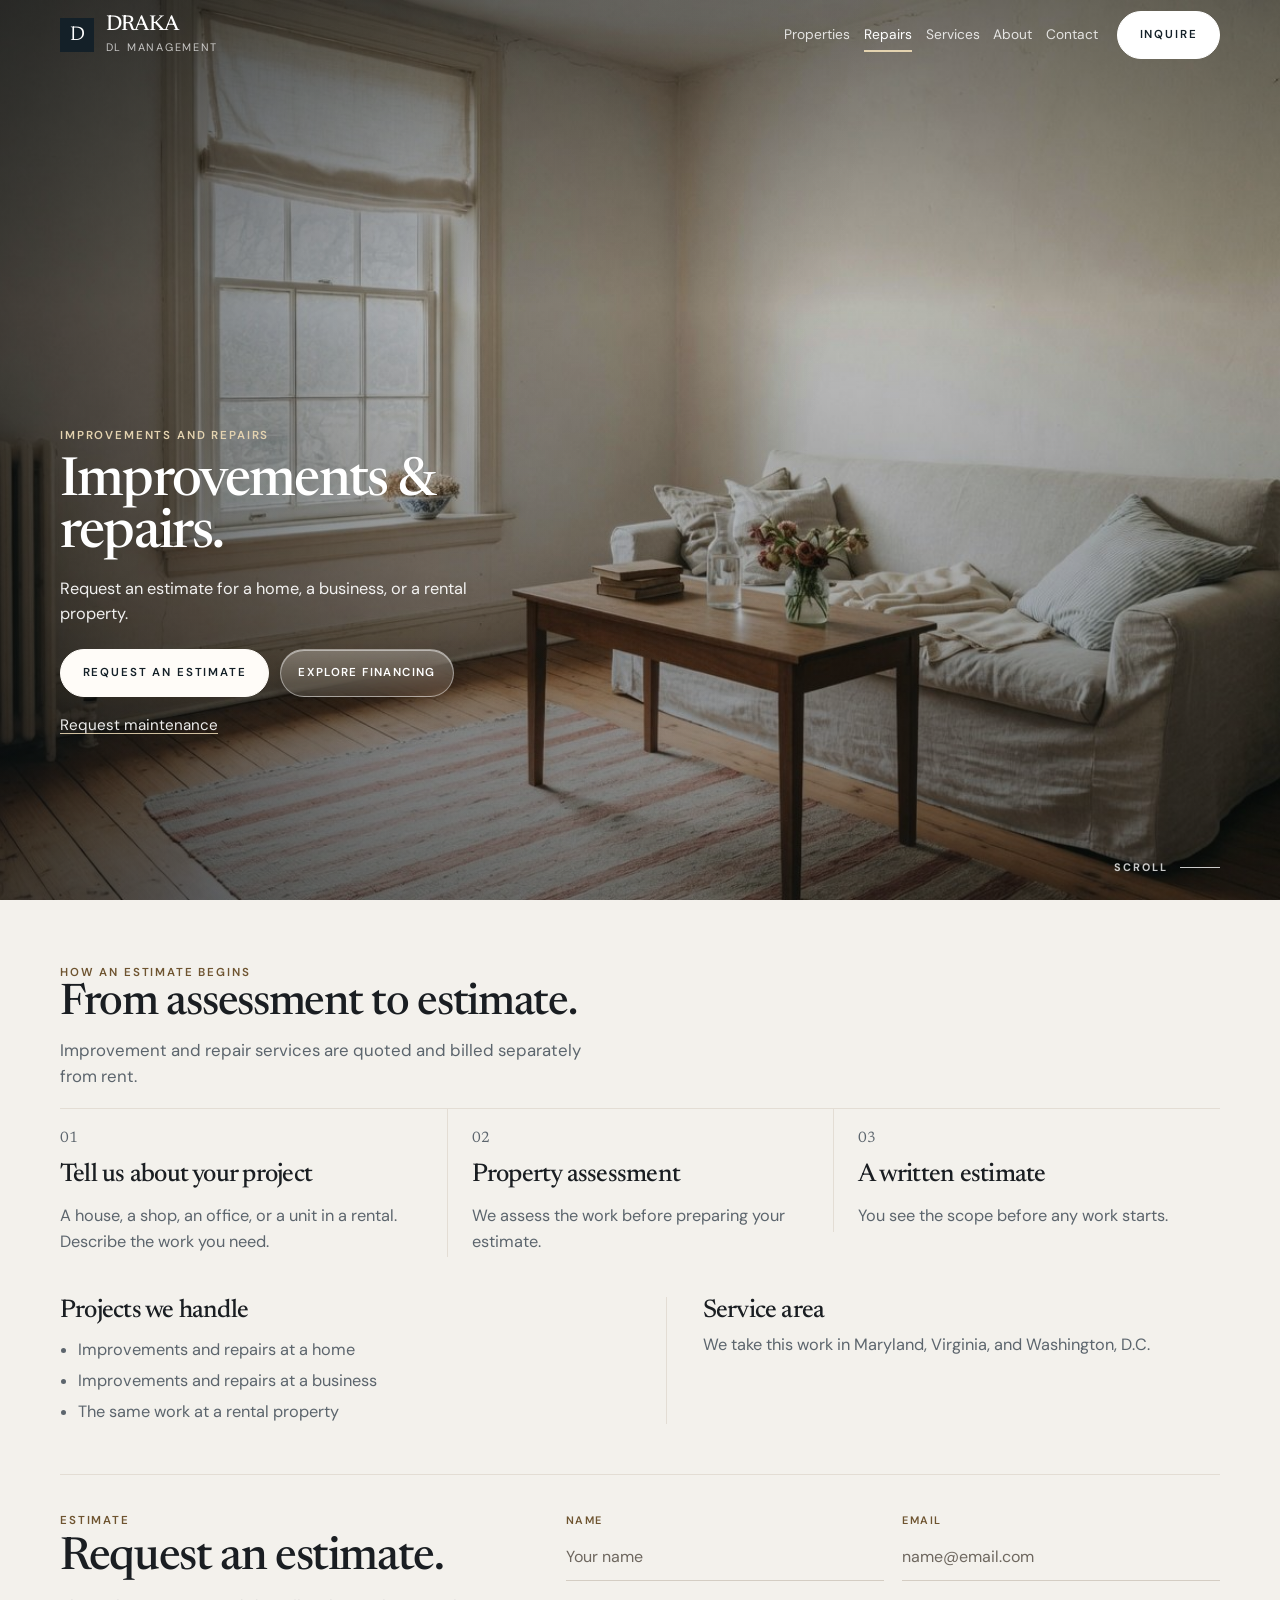
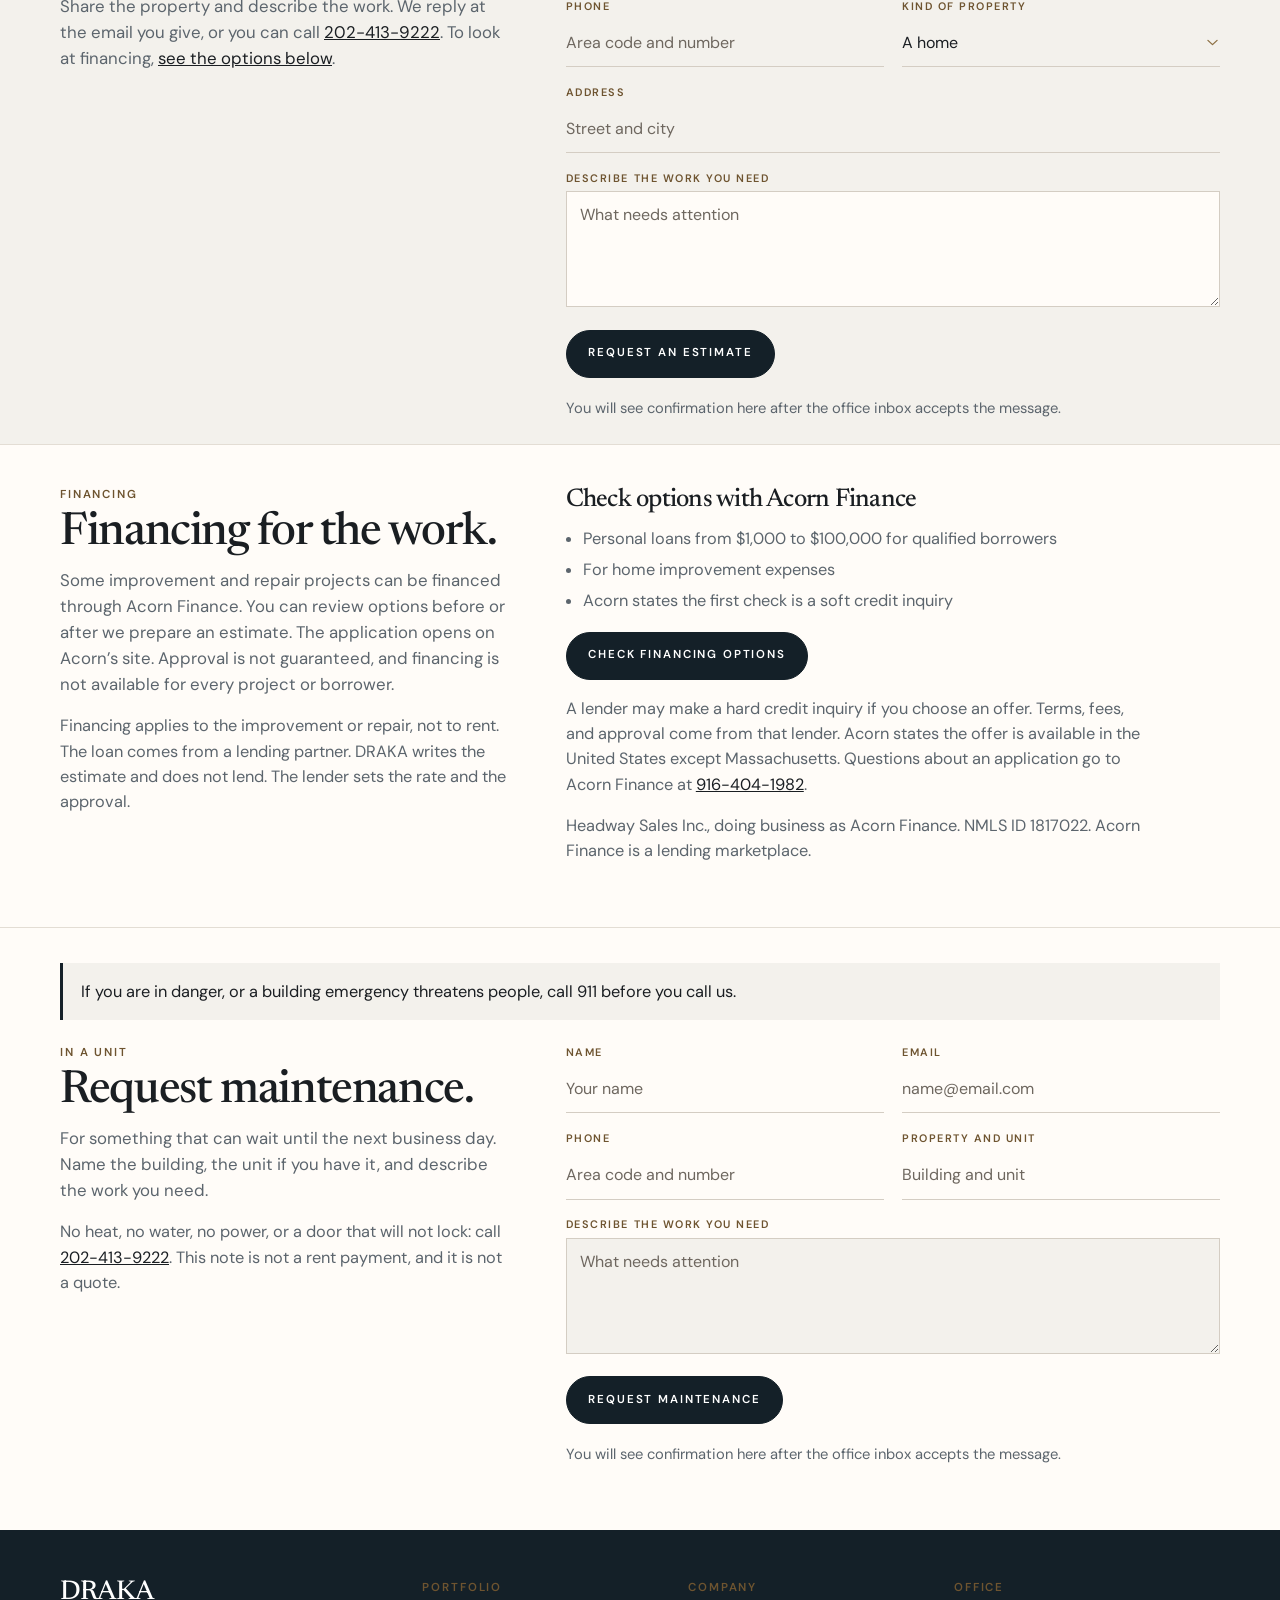
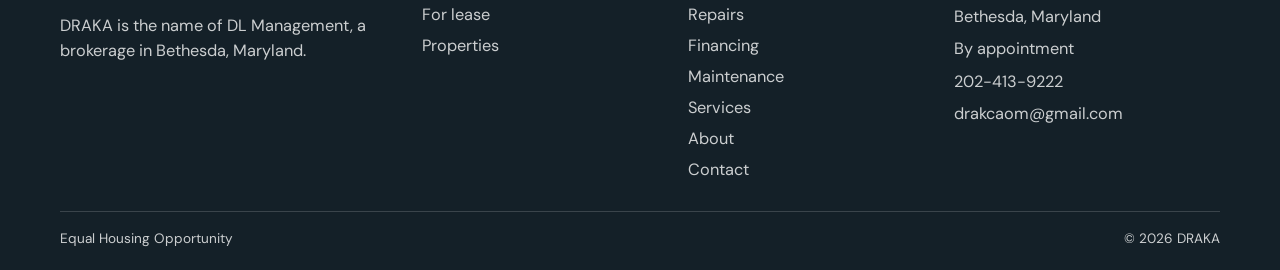
<file: improvements.html>
<!DOCTYPE html>
<html lang="en">
<head>
  <meta charset="utf-8">
  <meta name="viewport" content="width=device-width, initial-scale=1">
  <title>Improvements and repairs — DRAKA</title>
  <meta name="description" content="Request an estimate for improvements and repairs. Financing may be available through Acorn Finance. Repair work is billed separately from rent.">
  <meta name="robots" content="noindex, nofollow">
  <link rel="canonical" href="improvements.html">
  <meta property="og:type" content="website">
  <meta property="og:site_name" content="DRAKA">
  <meta property="og:title" content="Improvements and repairs — DRAKA">
  <meta property="og:description" content="Request an estimate for improvements and repairs. Financing may be available through Acorn Finance. Repair work is billed separately from rent.">
  <meta property="og:url" content="https://aidenmvb.github.io/drakca-preview/improvements.html">
  <meta property="og:image" content="https://aidenmvb.github.io/drakca-preview/images/home-hero.jpg">
  <meta name="twitter:card" content="summary_large_image">
  <meta name="twitter:title" content="Improvements and repairs — DRAKA">
  <meta name="twitter:description" content="Request an estimate for improvements and repairs. Financing may be available through Acorn Finance. Repair work is billed separately from rent.">
  <meta name="twitter:image" content="https://aidenmvb.github.io/drakca-preview/images/home-hero.jpg">
  <script type="application/ld+json">{"@context":"https://schema.org","@type":"RealEstateAgent","name":"DRAKA","alternateName":"DL Management","telephone":"+1-202-413-9222","email":"drakcaom@gmail.com","address":{"@type":"PostalAddress","addressLocality":"Bethesda","addressRegion":"MD","addressCountry":"US"},"areaServed":["Maryland","Virginia","Washington, D.C."]}</script>
  <meta name="theme-color" content="#142028">
  <link rel="icon" href="favicon.svg" type="image/svg+xml">
  <link rel="preconnect" href="https://fonts.googleapis.com">
  <link rel="preconnect" href="https://fonts.gstatic.com" crossorigin>
  <link href="https://fonts.googleapis.com/css2?family=DM+Sans:ital,opsz,wght@0,9..40,400;0,9..40,500;0,9..40,600;0,9..40,700&family=Newsreader:opsz,wght@6..72,400;6..72,500;6..72,600&display=swap" rel="stylesheet">
  <link rel="stylesheet" href="css/styles.css?v=32">
</head>
<body data-page="improvements">
  <a class="skip" href="#main">Skip to content</a>
  <header class="site-header" id="header">
    <div class="wrap header-inner">
      <a class="brand" href="index.html"><span class="brand-mark" aria-hidden="true">D</span><span class="brand-type"><span class="brand-name">DRAKA</span><span class="brand-sub">DL Management</span></span></a>
      <button class="menu-toggle" type="button" aria-expanded="false" aria-controls="nav-panel">Menu</button>
      <nav class="nav-panel" id="nav-panel" aria-label="Primary">
        <a href="properties.html" data-nav="properties">Properties</a>
        <a href="improvements.html" data-nav="improvements">Repairs</a>
        <a href="services.html" data-nav="services">Services</a>
        <a href="about.html" data-nav="about">About</a>
        <a href="contact.html" data-nav="contact">Contact</a>
        <a class="btn nav-inquire" href="contact.html">Inquire</a>
      </nav>
    </div>
  </header>
  <main id="main">
    <section class="page-hero">
      <img class="hero-media" src="images/living.jpg" alt="" width="1248" height="832" fetchpriority="high" decoding="async">
      <div class="hero-shade" aria-hidden="true"></div>
      <div class="wrap">
        <div class="hero-copy">
          <p class="eyebrow">Improvements and repairs</p>
          <h1>Improvements &amp;<br>repairs.</h1>
          <p class="lede">Request an estimate for a home, a business, or a rental property.</p>
          <div class="hero-actions">
            <a class="btn" href="#estimate">Request an estimate</a>
            <a class="btn-glass" href="#financing">Explore financing</a>
          </div>
          <p class="hero-quiet"><a href="#maintenance">Request maintenance</a></p>
        </div>
      </div>
      <a class="scroll-cue" href="#page">
        <span>Scroll</span>
        <span class="scroll-line" aria-hidden="true"></span>
      </a>
    </section>
    <section class="section" id="page">
      <div class="wrap">
        <header class="section-head">
          <p class="eyebrow">How an estimate begins</p>
          <h2>From assessment to estimate.</h2>
          <p class="lede">Improvement and repair services are quoted and billed separately from rent.</p>
        </header>
        <div class="steps">
          <article class="step">
            <p class="num">01</p>
            <h3>Tell us about your project</h3>
            <p>A house, a shop, an office, or a unit in a rental. Describe the work you need.</p>
          </article>
          <article class="step">
            <p class="num">02</p>
            <h3>Property assessment</h3>
            <p>We assess the work before preparing your estimate.</p>
          </article>
          <article class="step">
            <p class="num">03</p>
            <h3>A written estimate</h3>
            <p>You see the scope before any work starts.</p>
          </article>
        </div>
        <div class="edit-split">
          <div>
            <h3>Projects we handle</h3>
            <ul class="list">
              <li>Improvements and repairs at a home</li>
              <li>Improvements and repairs at a business</li>
              <li>The same work at a rental property</li>
            </ul>
          </div>
          <div>
            <h3>Service area</h3>
            <p>We take this work in Maryland, Virginia, and Washington, D.C.</p>
          </div>
        </div>
        <div class="inquiry-block" id="estimate">
          <div>
            <p class="eyebrow">Estimate</p>
            <h2>Request an estimate.</h2>
            <p class="lede">Share the property and describe the work. We reply at the email you give, or you can call <a data-phone href=""></a>. To look at financing, <a href="#financing">see the options below</a>.</p>
          </div>
          <div>
            <form class="desk-form form" data-topic="estimate" novalidate>
              <input type="hidden" name="who" value="Requesting an estimate">
              <div class="form-row">
                <div class="field"><label for="name">Name</label><input id="name" name="name" autocomplete="name" placeholder="Your name" required></div>
                <div class="field"><label for="email">Email</label><input id="email" name="email" type="email" autocomplete="email" placeholder="name@email.com" required></div>
              </div>
              <div class="form-row">
                <div class="field"><label for="phone">Phone</label><input id="phone" name="phone" type="tel" autocomplete="tel" placeholder="Area code and number"></div>
                <div class="field">
                  <label for="place">Kind of property</label>
                  <select id="place" name="place">
                    <option>A home</option>
                    <option>A business</option>
                    <option>A rental property</option>
                  </select>
                </div>
              </div>
              <div class="field"><label for="subject">Address</label><input id="subject" name="subject" placeholder="Street and city" required></div>
              <div class="field"><label for="message">Describe the work you need</label><textarea id="message" name="message" placeholder="What needs attention" required></textarea></div>
              <button class="btn" type="submit">Request an estimate</button>
              <p class="form-hint">Inbox delivery is not connected yet. Submitting will not send this message. Call 202-413-9222.</p>
              <p class="form-status" role="alert" hidden></p>
            </form>
            <div class="form-success" hidden tabindex="-1" role="status">
              <p class="eyebrow">Received</p>
              <h2>We received your estimate request.</h2>
              <p>The office inbox accepted this message. If it cannot wait, call <a data-phone href=""></a>.</p>
            </div>
          </div>
        </div>
      </div>
    </section>
    <section class="section page-band" id="financing">
      <div class="wrap">
        <div class="inquiry-block inquiry-block-open">
          <div>
            <p class="eyebrow">Financing</p>
            <h2>Financing for the work.</h2>
            <p class="lede">Some improvement and repair projects can be financed through Acorn Finance. You can review options before or after we prepare an estimate. The application opens on Acorn’s site. Approval is not guaranteed, and financing is not available for every project or borrower.</p>
            <p class="repair-aside">Financing applies to the improvement or repair, not to rent. The loan comes from a lending partner. DRAKA writes the estimate and does not lend. The lender sets the rate and the approval.</p>
          </div>
          <article class="edit-aside">
            <h3>Check options with Acorn Finance</h3>
            <ul class="list">
              <li>Personal loans from $1,000 to $100,000 for qualified borrowers</li>
              <li>For home improvement expenses</li>
              <li>Acorn states the first check is a soft credit inquiry</li>
            </ul>
            <p class="form-follow"><a class="btn" href="https://www.acornfinance.com/pre-qualify/?d=PWDOZ&amp;utm_medium=web_pre_qual_link_copy_welcome" target="_blank" rel="noopener noreferrer">Check financing options</a></p>
            <p class="repair-aside">A lender may make a hard credit inquiry if you choose an offer. Terms, fees, and approval come from that lender. Acorn states the offer is available in the United States except Massachusetts. Questions about an application go to Acorn Finance at <a href="tel:916-404-1982">916-404-1982</a>.</p>
            <p class="repair-aside">Headway Sales Inc., doing business as Acorn Finance. NMLS ID 1817022. Acorn Finance is a lending marketplace.</p>
          </article>
        </div>
      </div>
    </section>
    <section class="section page-band" id="maintenance">
      <div class="wrap">
        <div class="callout">If you are in danger, or a building emergency threatens people, call 911 before you call us.</div>
        <div class="inquiry-block inquiry-block-open">
          <div>
            <p class="eyebrow">In a unit</p>
            <h2>Request maintenance.</h2>
            <p class="lede">For something that can wait until the next business day. Name the building, the unit if you have it, and describe the work you need.</p>
            <p class="repair-aside">No heat, no water, no power, or a door that will not lock: call <a data-phone href=""></a>. This note is not a rent payment, and it is not a quote.</p>
          </div>
          <div>
            <form class="desk-form form" data-topic="maintenance" novalidate>
              <input type="hidden" name="who" value="A maintenance request">
              <div class="form-row">
                <div class="field"><label for="maint-name">Name</label><input id="maint-name" name="name" autocomplete="name" placeholder="Your name" required></div>
                <div class="field"><label for="maint-email">Email</label><input id="maint-email" name="email" type="email" autocomplete="email" placeholder="name@email.com" required></div>
              </div>
              <div class="form-row">
                <div class="field"><label for="maint-phone">Phone</label><input id="maint-phone" name="phone" type="tel" autocomplete="tel" placeholder="Area code and number"></div>
                <div class="field"><label for="maint-subject">Property and unit</label><input id="maint-subject" name="subject" placeholder="Building and unit" required></div>
              </div>
              <div class="field"><label for="maint-message">Describe the work you need</label><textarea id="maint-message" name="message" placeholder="What needs attention" required></textarea></div>
              <button class="btn" type="submit">Request maintenance</button>
              <p class="form-hint">Inbox delivery is not connected yet. Submitting will not send this request. For no heat, no water, no power, or a door that will not lock, call 202-413-9222.</p>
              <p class="form-status" role="alert" hidden></p>
            </form>
            <div class="form-success" hidden tabindex="-1" role="status">
              <p class="eyebrow">Received</p>
              <h2>We received your maintenance request.</h2>
              <p>The office inbox accepted this request. If this is urgent — water, heat, power, or a lock — call <a data-phone href=""></a> now.</p>
            </div>
          </div>
        </div>
      </div>
    </section>
  </main>
  <footer class="site-footer">
    <div class="wrap foot-grid">
      <div><p class="brand-name">DRAKA</p><p>DRAKA is the name of DL Management, a brokerage in Bethesda, Maryland.</p></div>
      <div><p class="foot-label">Portfolio</p><a href="properties.html?intent=rent">For lease</a><a href="properties.html">Properties</a></div>
      <div><p class="foot-label">Company</p><a href="improvements.html">Repairs</a><a href="improvements.html#financing">Financing</a><a href="improvements.html#maintenance">Maintenance</a><a href="services.html">Services</a><a href="about.html">About</a><a href="contact.html">Contact</a></div>
      <div><p class="foot-label">Office</p><p>Bethesda, Maryland</p><p>By appointment</p><p><a data-phone href=""></a></p><p><a data-email href=""></a></p></div>
    </div>
    <div class="wrap legal"><span>Equal Housing Opportunity</span><span>© <span id="year">2026</span> DRAKA</span></div>
  </footer>
  <script src="js/data.js?v=4"></script>
  <script src="js/portal-preview-origin.js"></script>
  <script src="js/portal-config.js"></script>
  <script src="js/portal-listings.js"></script>
  <script src="js/site.js?v=2"></script>
</body>
</html>
</file>
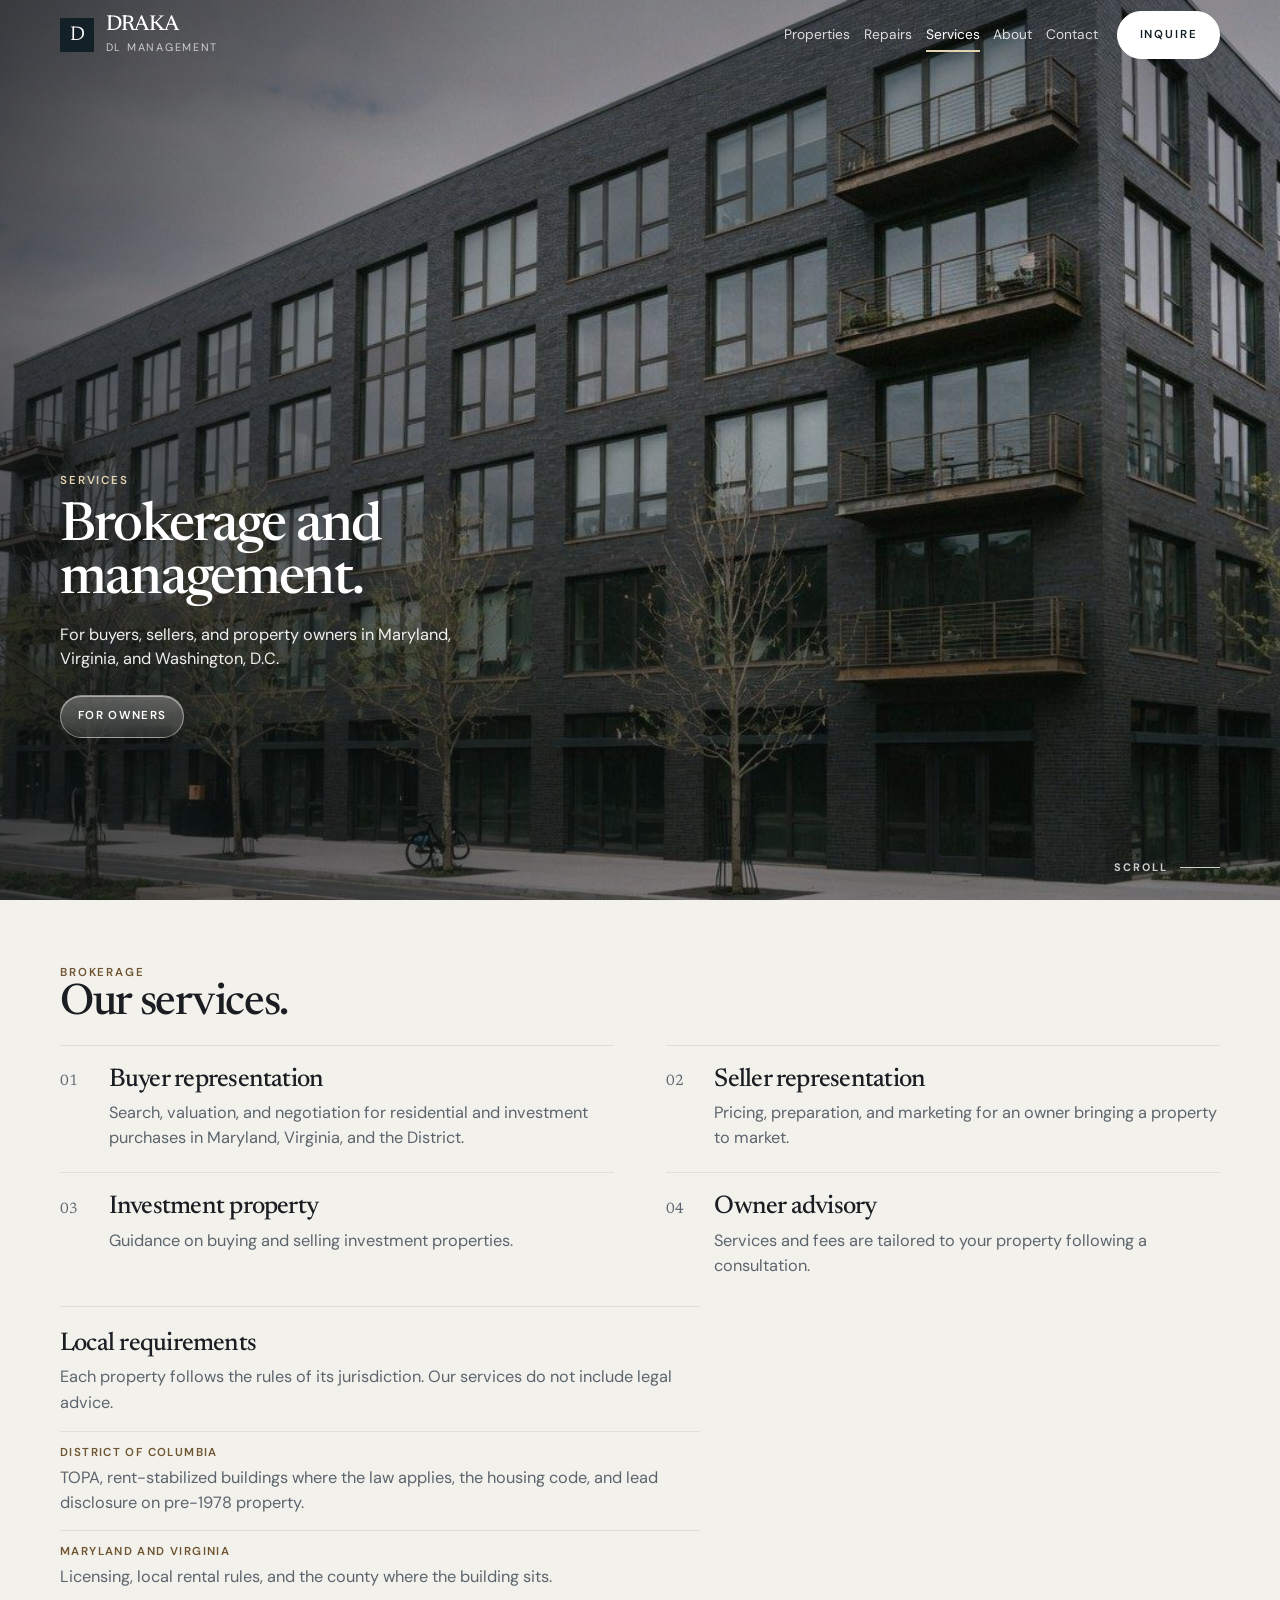
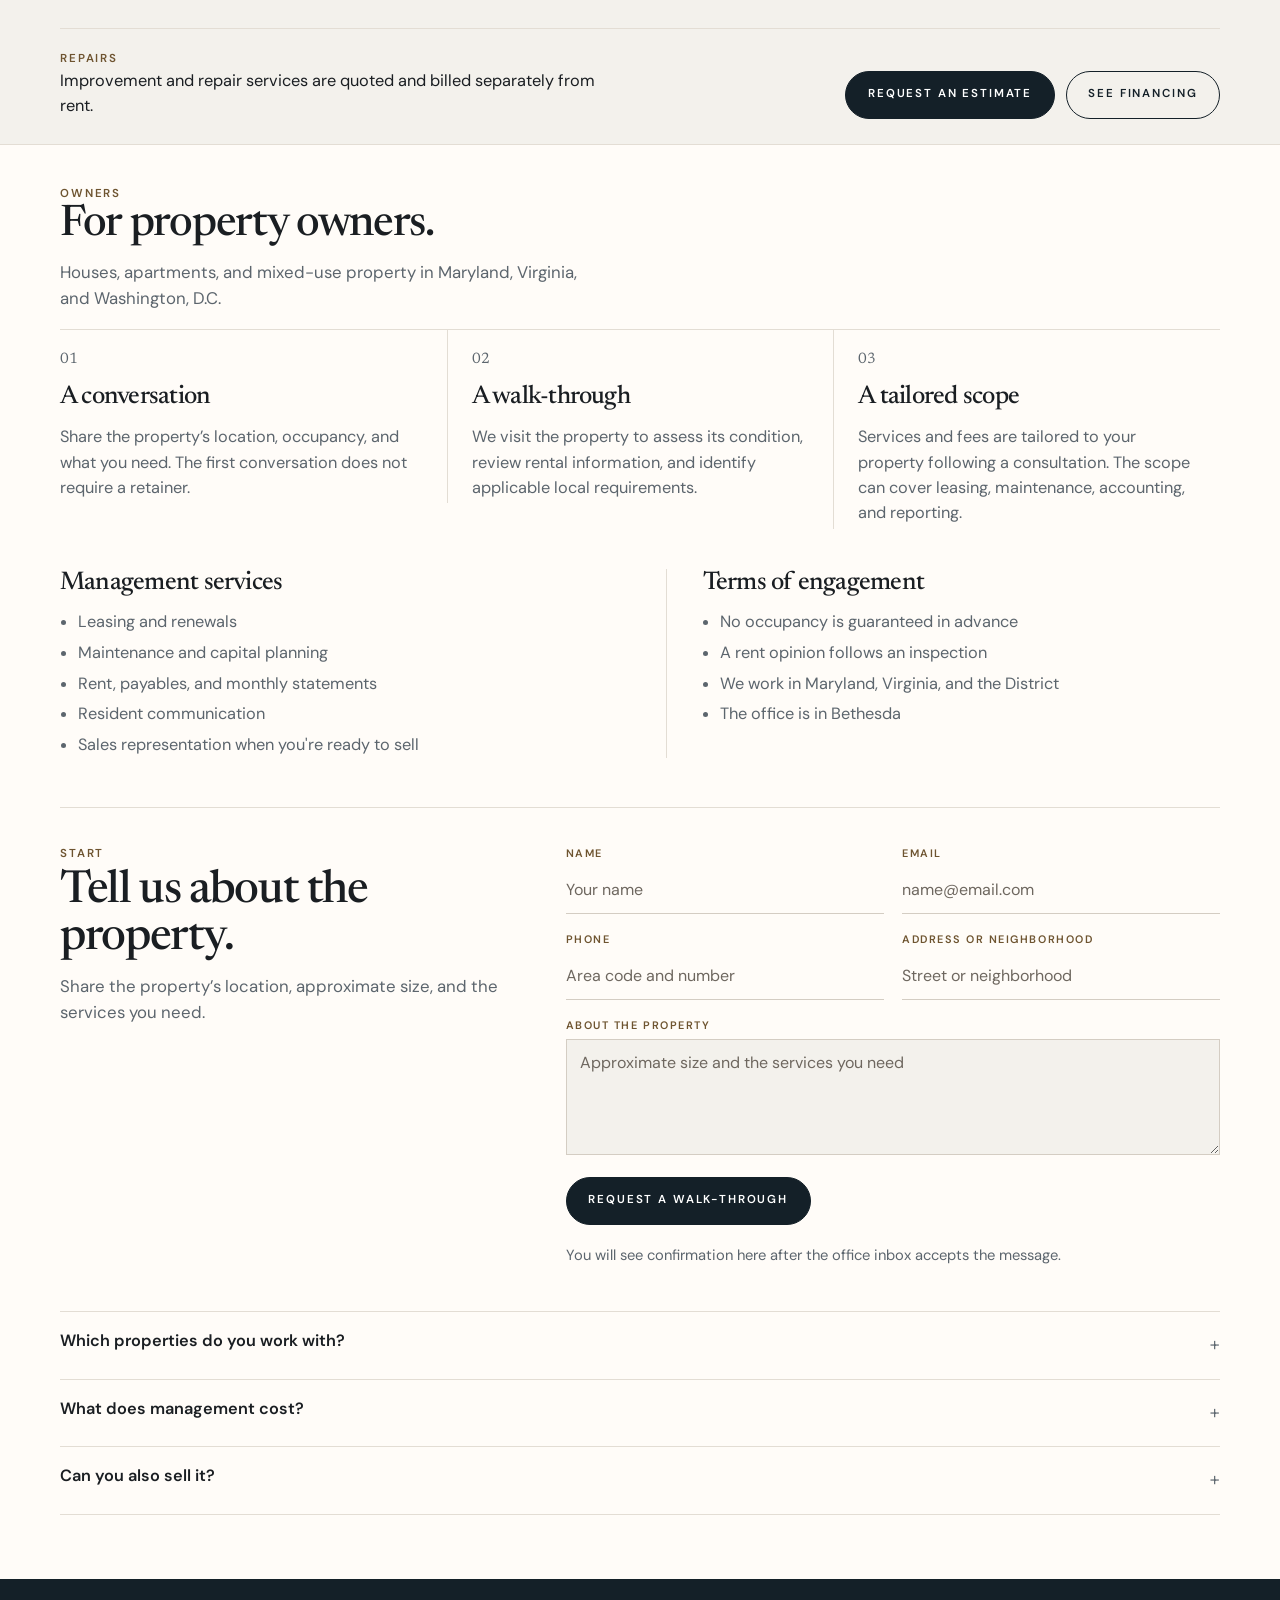
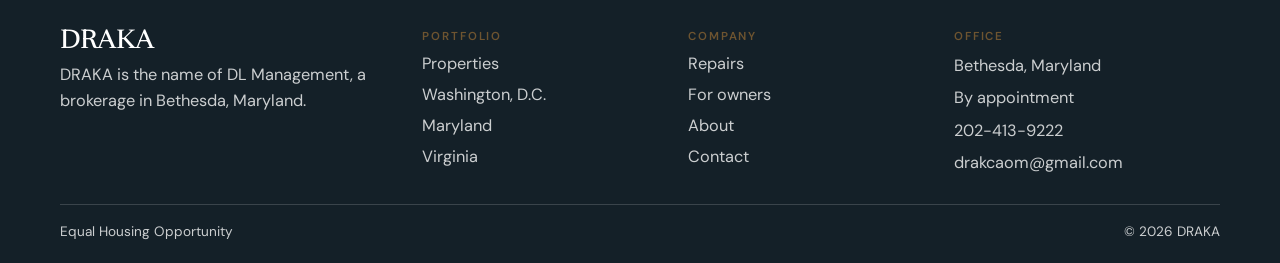
<file: owners.html>
<!DOCTYPE html>
<html lang="en">
<head>
  <meta charset="utf-8">
  <meta http-equiv="refresh" content="0; url=services.html#owners">
  <link rel="canonical" href="services.html#owners">
  <title>Owners — DRAKA</title>
  <meta name="robots" content="noindex, nofollow">
  <script>location.replace("services.html#owners");</script>
</head>
<body>
  <p><a href="services.html#owners">For owners</a></p>
</body>
</html>
</file>
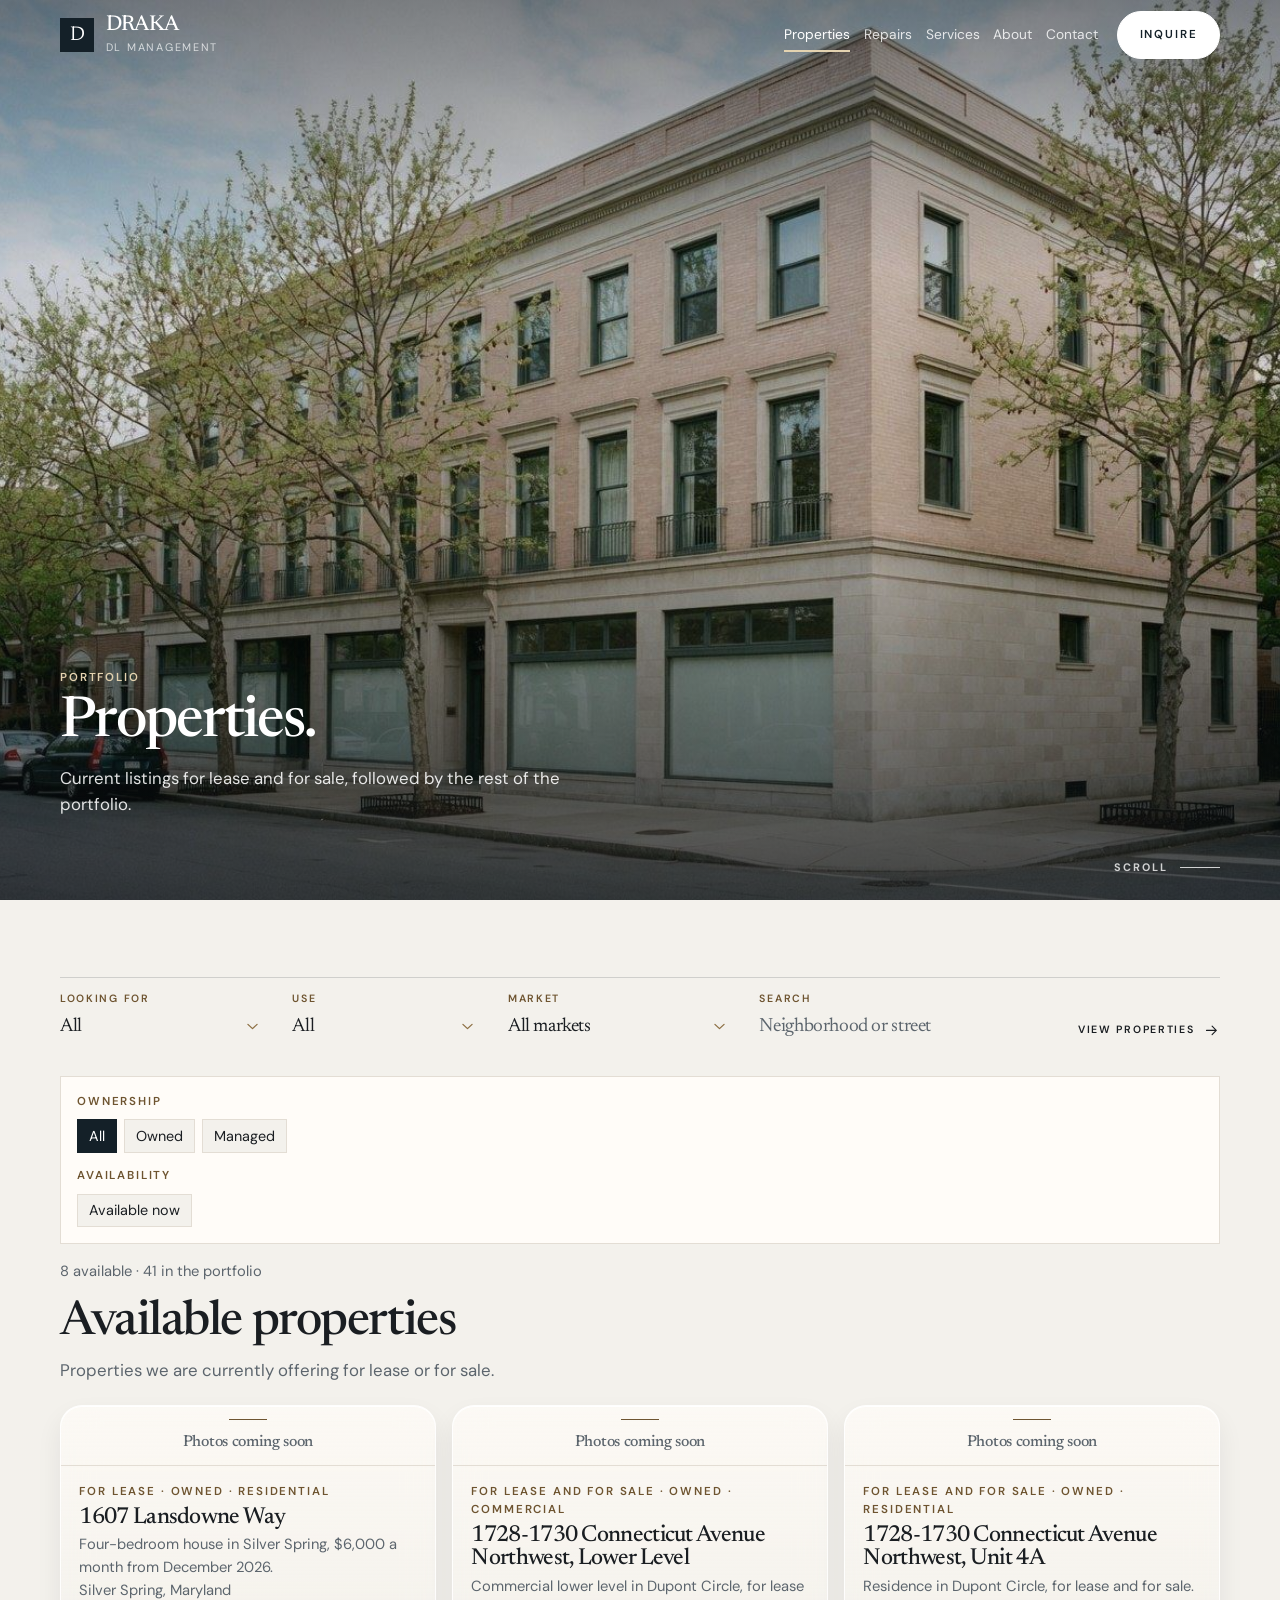
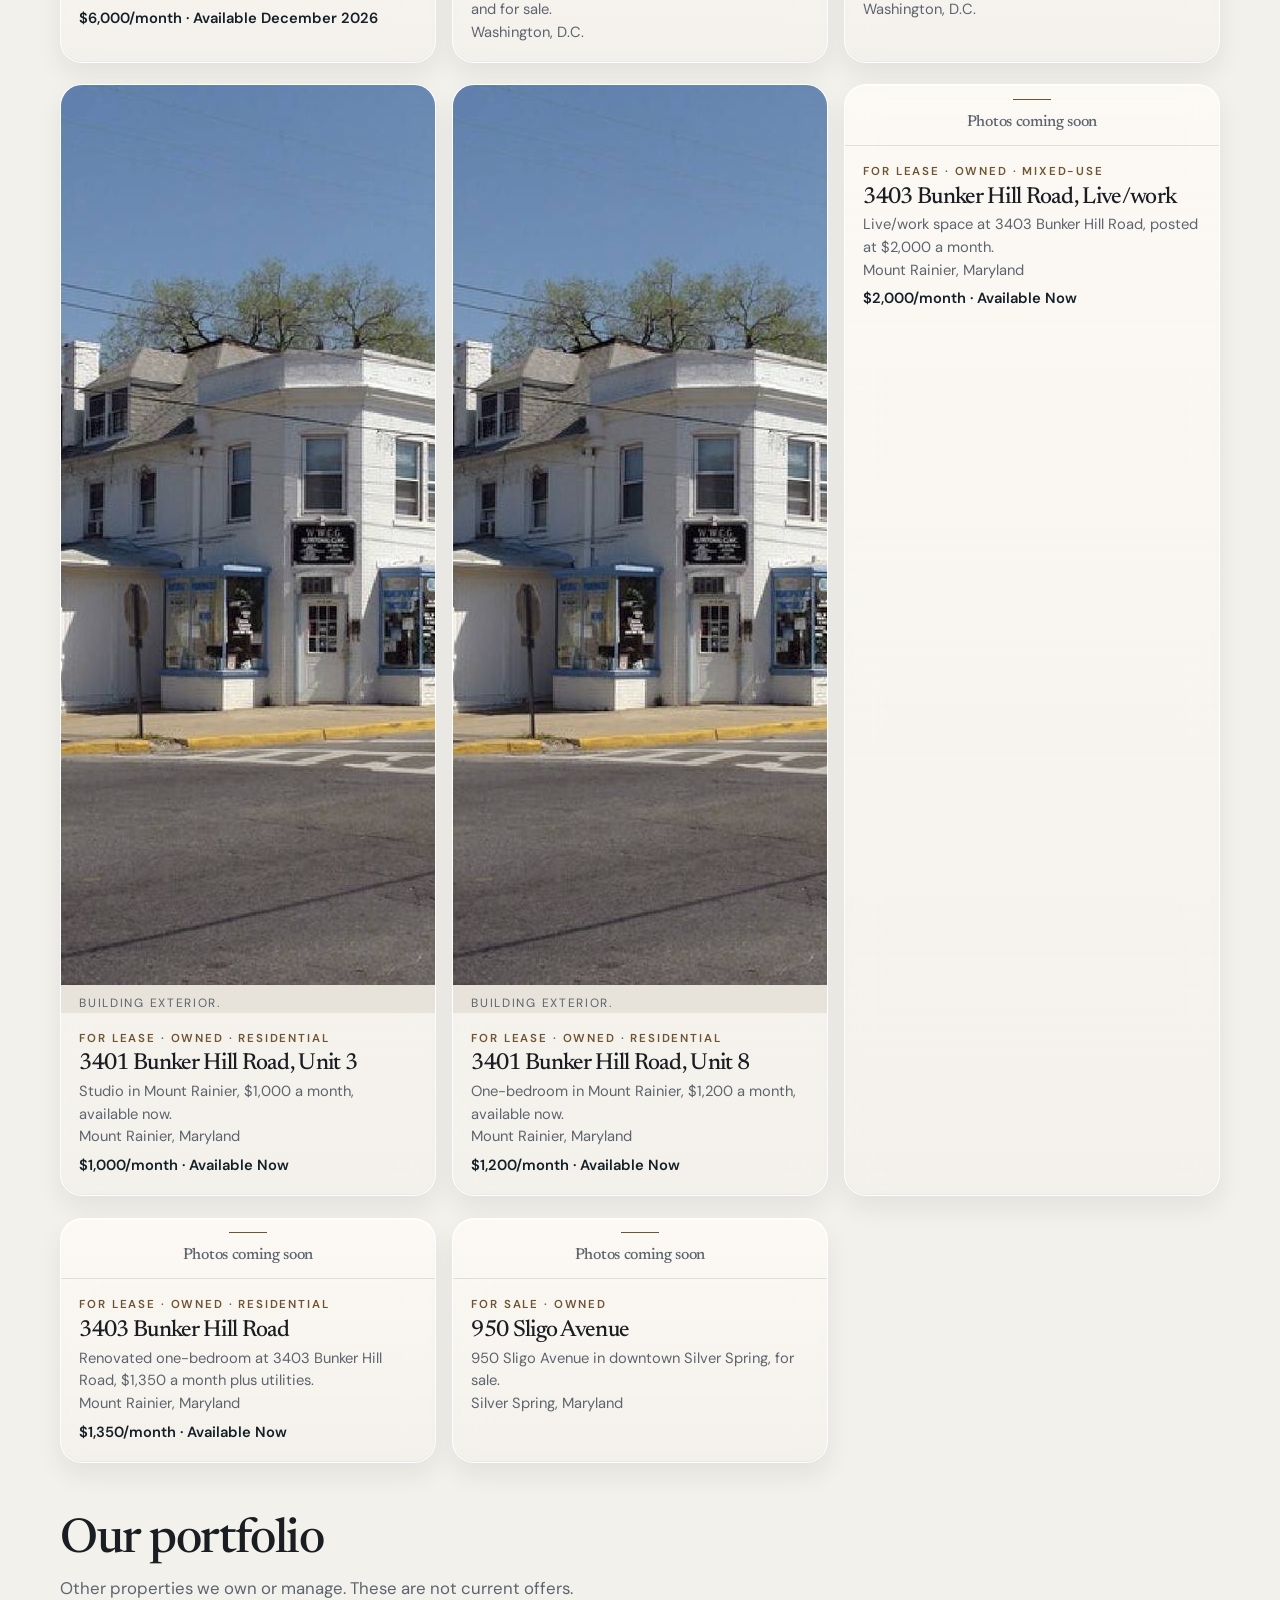
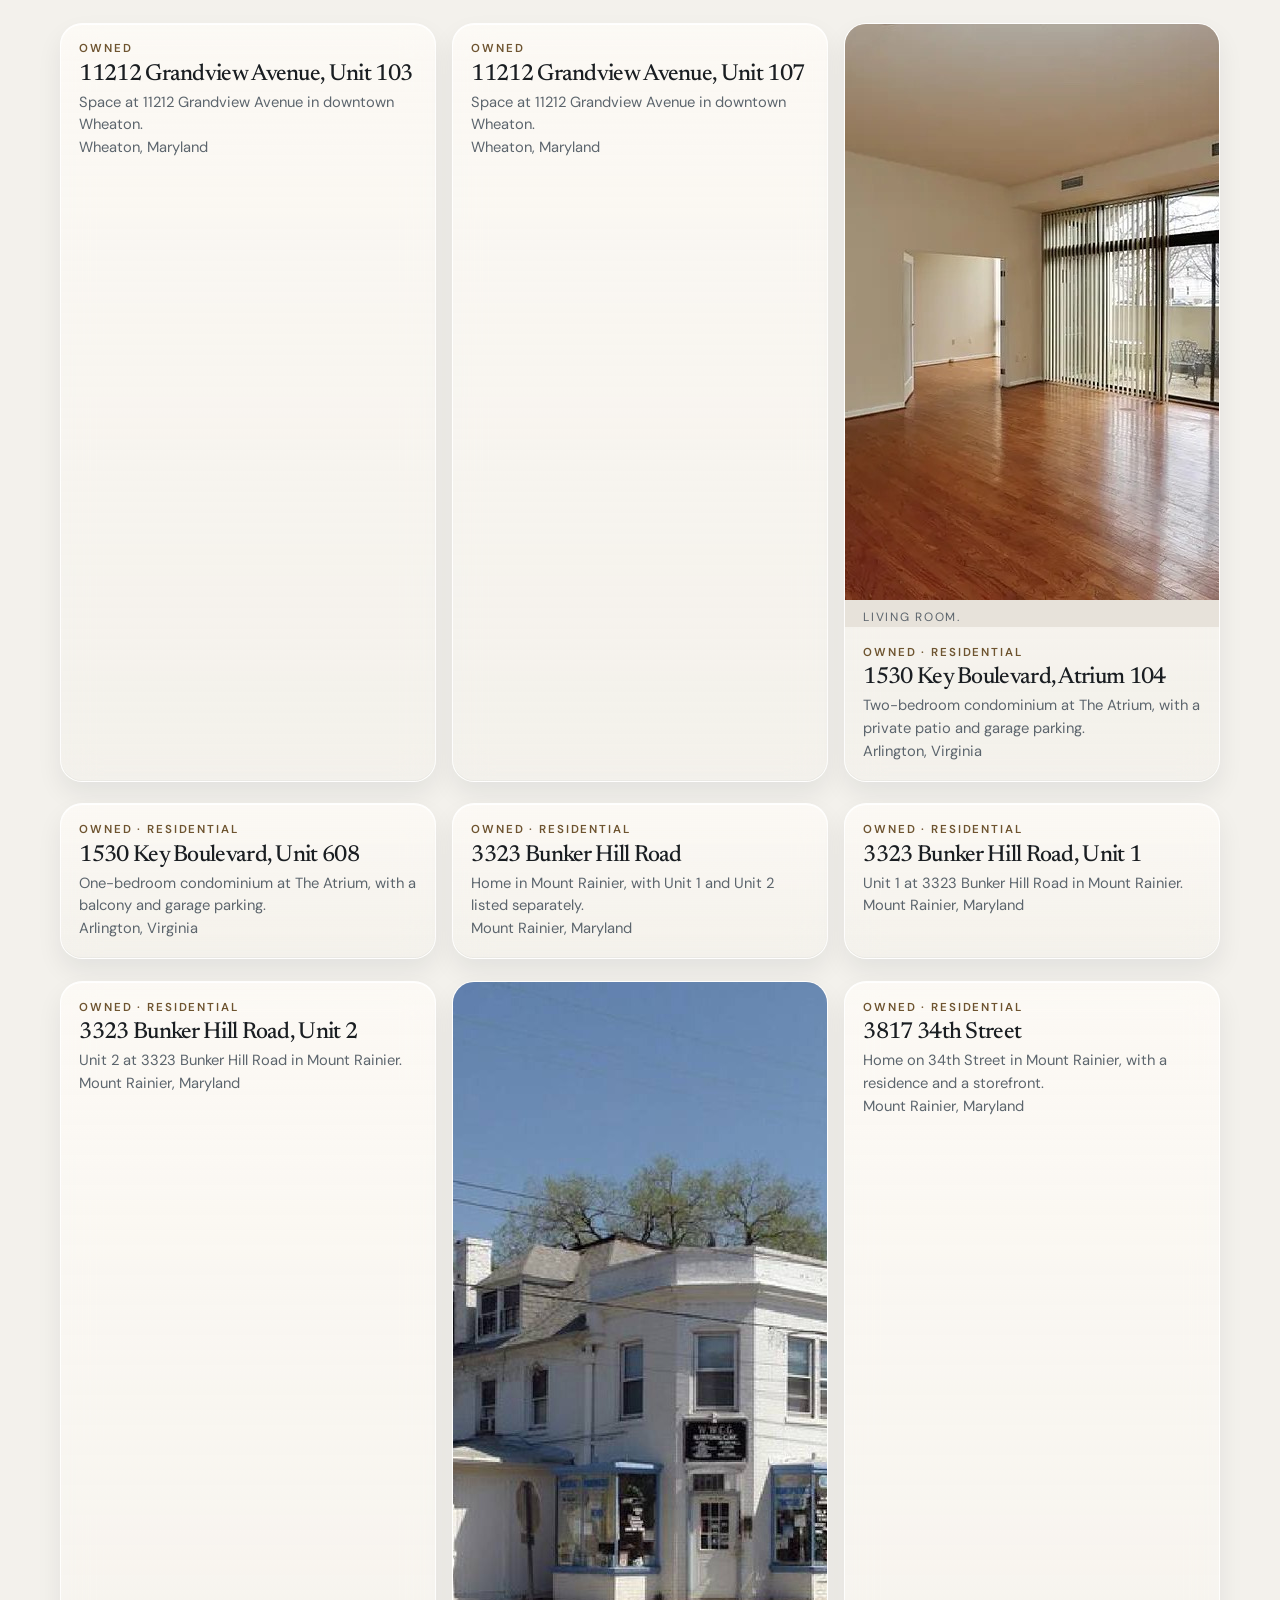
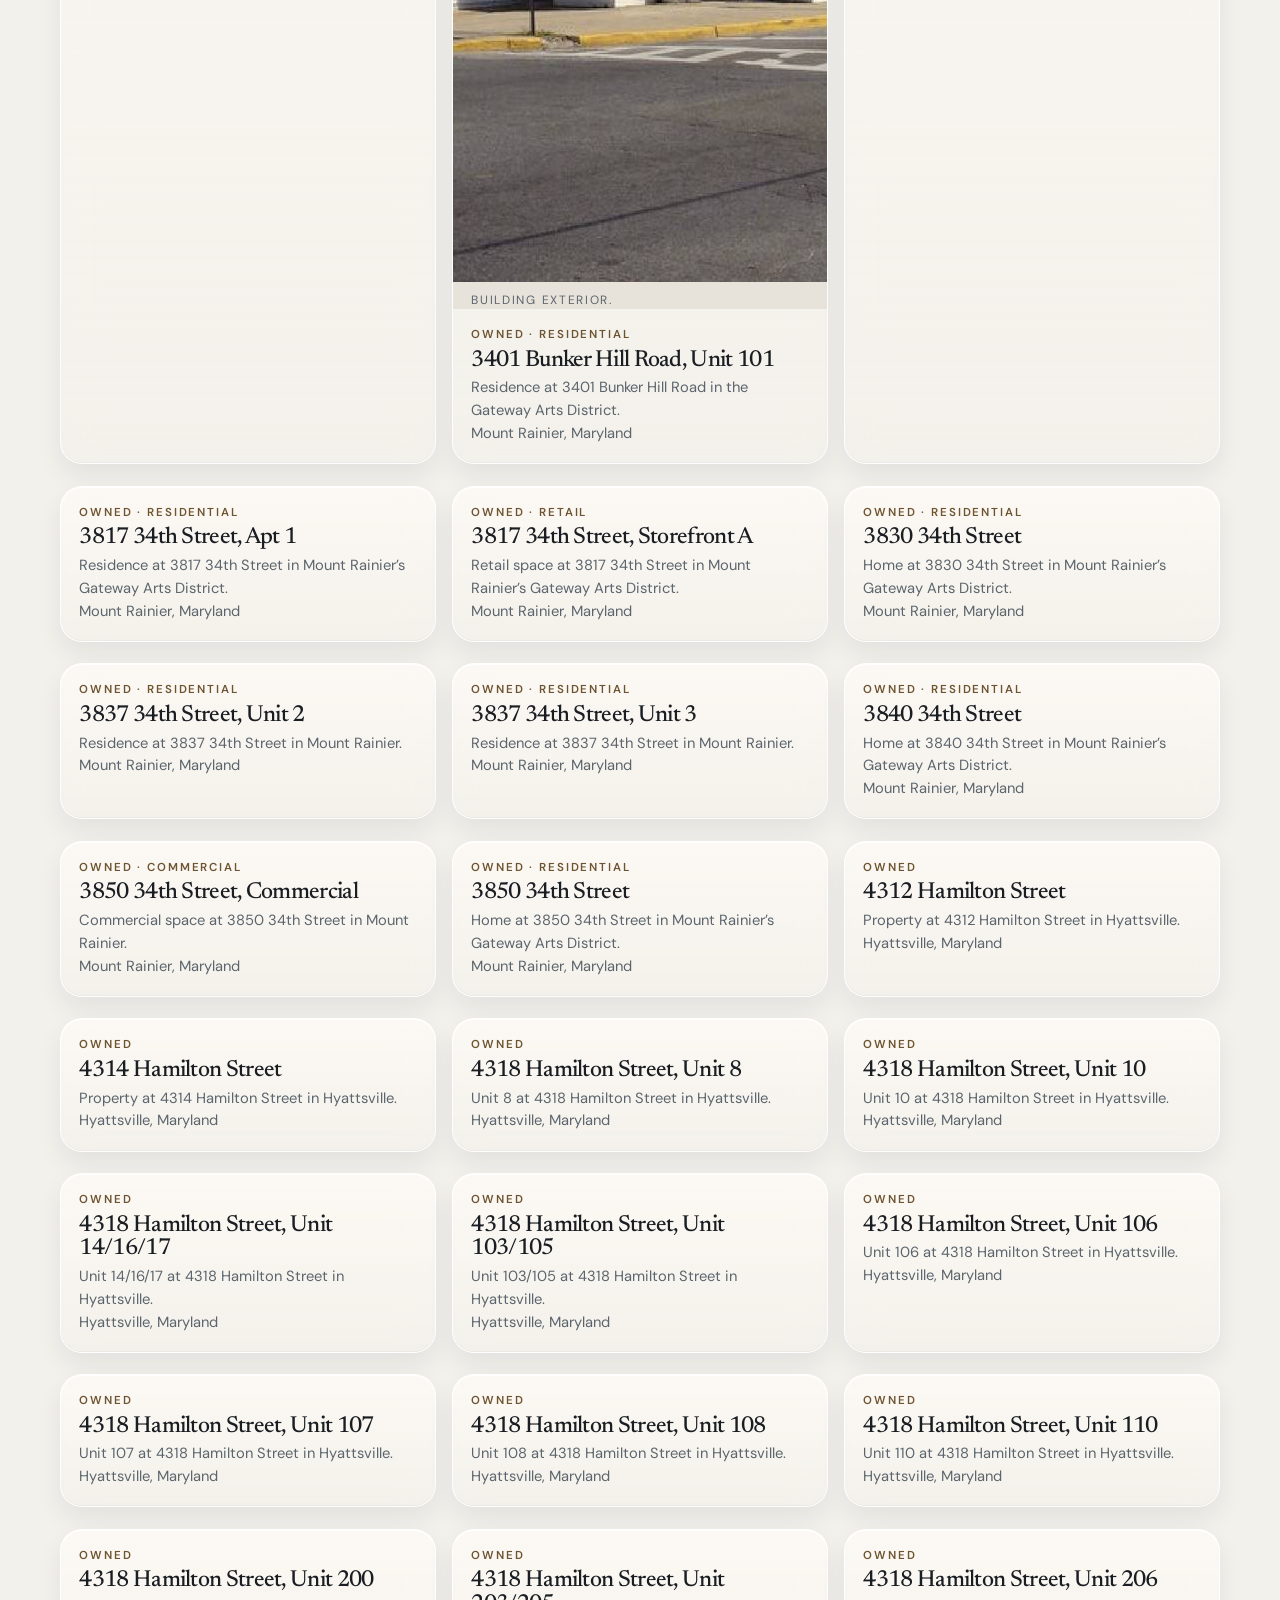
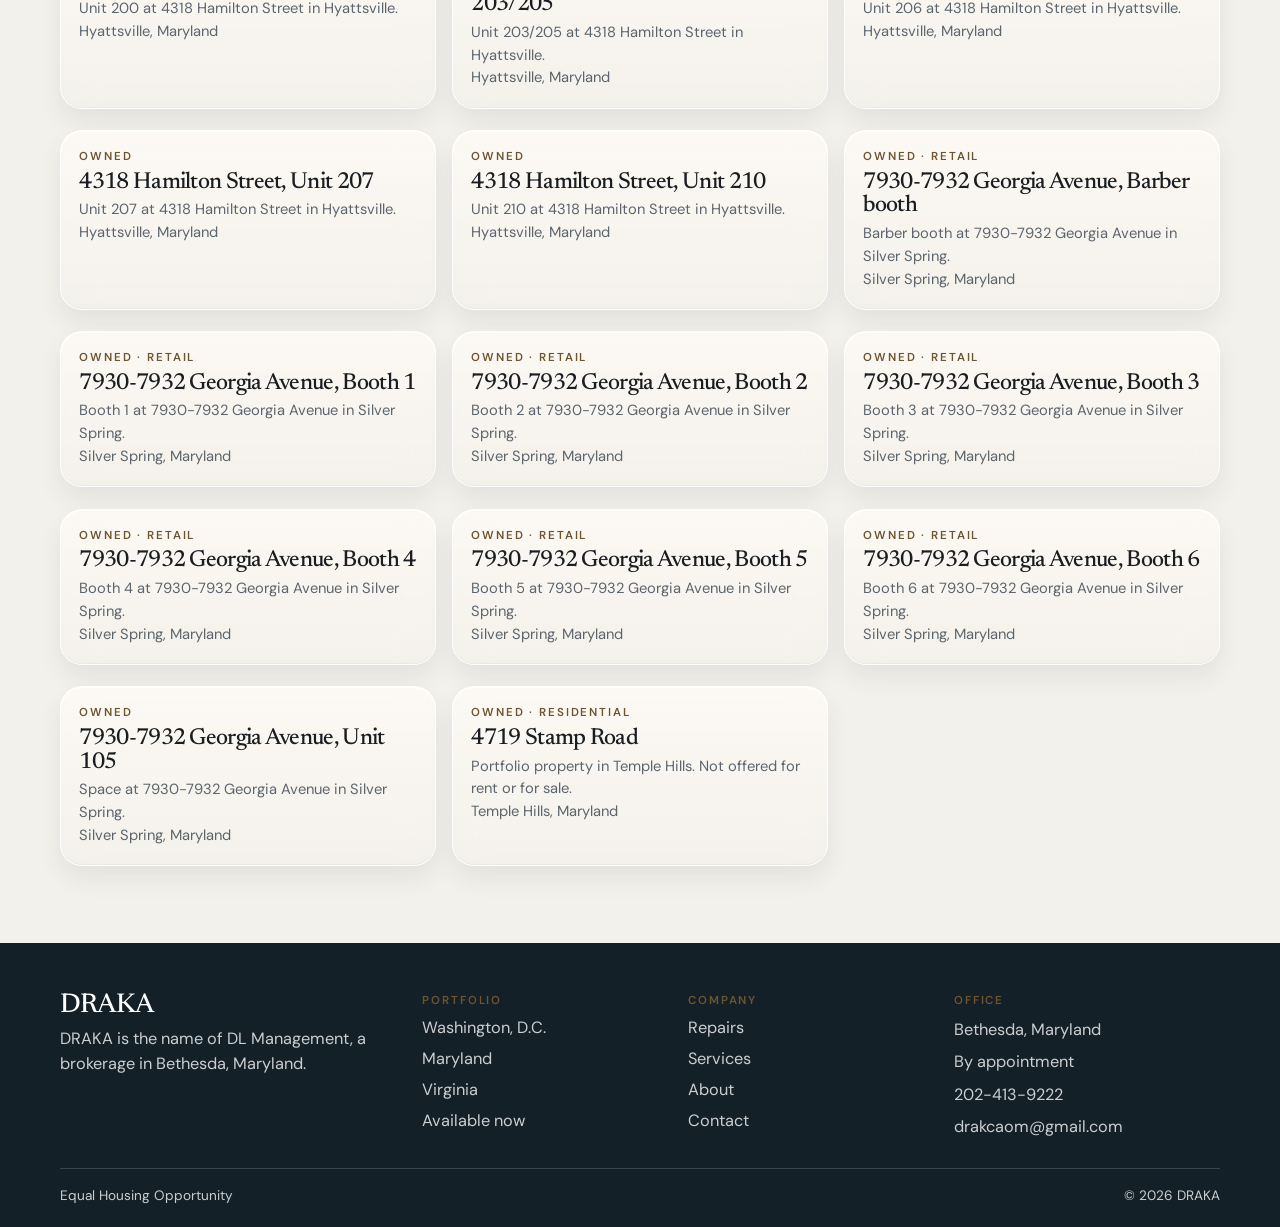
<file: properties.html>
<!DOCTYPE html>
<html lang="en">
<head>
  <meta charset="utf-8">
  <meta name="viewport" content="width=device-width, initial-scale=1">
  <title>Properties — DRAKA</title>
  <meta name="description" content="Properties for lease and for sale across Maryland, Virginia, and Washington, D.C., plus the rest of the portfolio.">
  <meta name="robots" content="noindex, nofollow">
  <link rel="canonical" href="properties.html">
  <meta property="og:type" content="website">
  <meta property="og:site_name" content="DRAKA">
  <meta property="og:title" content="Properties — DRAKA">
  <meta property="og:description" content="Properties for lease and for sale across Maryland, Virginia, and Washington, D.C., plus the rest of the portfolio.">
  <meta property="og:url" content="https://aidenmvb.github.io/drakca-preview/properties.html">
  <meta property="og:image" content="https://aidenmvb.github.io/drakca-preview/images/home-hero.jpg">
  <meta name="twitter:card" content="summary_large_image">
  <meta name="twitter:title" content="Properties — DRAKA">
  <meta name="twitter:description" content="Properties for lease and for sale across Maryland, Virginia, and Washington, D.C., plus the rest of the portfolio.">
  <meta name="twitter:image" content="https://aidenmvb.github.io/drakca-preview/images/home-hero.jpg">
  <script type="application/ld+json">{"@context":"https://schema.org","@type":"RealEstateAgent","name":"DRAKA","alternateName":"DL Management","telephone":"+1-202-413-9222","email":"drakcaom@gmail.com","address":{"@type":"PostalAddress","addressLocality":"Bethesda","addressRegion":"MD","addressCountry":"US"},"areaServed":["Maryland","Virginia","Washington, D.C."]}</script>
  <meta name="theme-color" content="#142028">
  <link rel="icon" href="favicon.svg" type="image/svg+xml">
  <link rel="preconnect" href="https://fonts.googleapis.com">
  <link rel="preconnect" href="https://fonts.gstatic.com" crossorigin>
  <link href="https://fonts.googleapis.com/css2?family=DM+Sans:ital,opsz,wght@0,9..40,400;0,9..40,500;0,9..40,600;0,9..40,700&family=Newsreader:opsz,wght@6..72,400;6..72,500;6..72,600&display=swap" rel="stylesheet">
  <link rel="stylesheet" href="css/styles.css?v=32">
</head>
<body data-page="properties">
  <a class="skip" href="#main">Skip to content</a>
  <header class="site-header" id="header">
    <div class="wrap header-inner">
      <a class="brand" href="index.html"><span class="brand-mark" aria-hidden="true">D</span><span class="brand-type"><span class="brand-name">DRAKA</span><span class="brand-sub">DL Management</span></span></a>
      <button class="menu-toggle" type="button" aria-expanded="false" aria-controls="nav-panel">Menu</button>
      <nav class="nav-panel" id="nav-panel" aria-label="Primary">
        <a href="properties.html" data-nav="properties">Properties</a>
        <a href="improvements.html" data-nav="improvements">Repairs</a>
        <a href="services.html" data-nav="services">Services</a>
        <a href="about.html" data-nav="about">About</a>
        <a href="contact.html" data-nav="contact">Contact</a>
        <a class="btn nav-inquire" href="contact.html">Inquire</a>
      </nav>
    </div>
  </header>
  <main id="main">
    <section class="page-hero">
      <img class="hero-media" src="images/wisconsin.jpg" alt="" width="1248" height="832" fetchpriority="high" decoding="async">
      <div class="hero-shade" aria-hidden="true"></div>
      <div class="wrap">
        <p class="eyebrow">Portfolio</p>
        <h1>Properties.</h1>
        <p class="lede">Current listings for lease and for sale, followed by the rest of the portfolio.</p>
      </div>
      <a class="scroll-cue" href="#page">
        <span>Scroll</span>
        <span class="scroll-line" aria-hidden="true"></span>
      </a>
    </section>
    <section class="section" id="page">
      <div class="wrap">
        <form class="finder finder-page" action="properties.html#page" method="get">
          <label>
            <span>Looking for</span>
            <select name="intent">
              <option value="">All</option>
              <option value="rent">For rent</option>
            </select>
          </label>
          <label>
            <span>Use</span>
            <select name="type">
              <option value="">All</option>
              <option value="Residential">Residential</option>
              <option value="Commercial">Commercial</option>
              <option value="Retail">Retail</option>
            </select>
          </label>
          <label>
            <span>Market</span>
            <select name="state">
              <option value="">All markets</option>
              <option value="Maryland">Maryland</option>
              <option value="Virginia">Virginia</option>
              <option value="Washington, D.C.">Washington, D.C.</option>
            </select>
          </label>
          <label class="finder-query">
            <span>Search</span>
            <input type="search" name="q" placeholder="Neighborhood or street" autocomplete="off">
          </label>
          <button class="finder-go" type="submit">
            <span>View properties</span>
            <svg viewBox="0 0 24 24" aria-hidden="true"><path d="M5 12h14M13 6l6 6-6 6" fill="none" stroke="currentColor" stroke-width="1.6" stroke-linecap="round" stroke-linejoin="round"/></svg>
          </button>
        </form>
        <div id="filters" class="filter-bar"></div>
        <p class="result-row">
          <span id="result-count" class="result-count" aria-live="polite"></span>
          <button type="button" class="btn-glass" id="clear-filters" hidden>Clear</button>
        </p>
        <div id="book" class="book-groups"></div>
        <div id="empty" class="empty" hidden>
          <p>No properties match this search.</p>
        </div>
      </div>
    </section>
  </main>
  <footer class="site-footer">
    <div class="wrap foot-grid">
      <div><p class="brand-name">DRAKA</p><p>DRAKA is the name of DL Management, a brokerage in Bethesda, Maryland.</p></div>
      <div><p class="foot-label">Portfolio</p><a href="properties.html?state=Washington%2C%20D.C.">Washington, D.C.</a><a href="properties.html?state=Maryland">Maryland</a><a href="properties.html?state=Virginia">Virginia</a><a href="properties.html?open=1">Available now</a></div>
      <div><p class="foot-label">Company</p><a href="improvements.html">Repairs</a><a href="services.html">Services</a><a href="about.html">About</a><a href="contact.html">Contact</a></div>
      <div><p class="foot-label">Office</p><p>Bethesda, Maryland</p><p>By appointment</p><p><a data-phone href=""></a></p><p><a data-email href=""></a></p></div>
    </div>
    <div class="wrap legal"><span>Equal Housing Opportunity</span><span>© <span id="year">2026</span> DRAKA</span></div>
  </footer>
  <script src="js/data.js?v=4"></script>
  <script src="js/portal-preview-origin.js"></script>
  <script src="js/portal-config.js"></script>
  <script src="js/portal-listings.js"></script>
  <script src="js/site.js?v=2"></script>
</body>
</html>
</file>
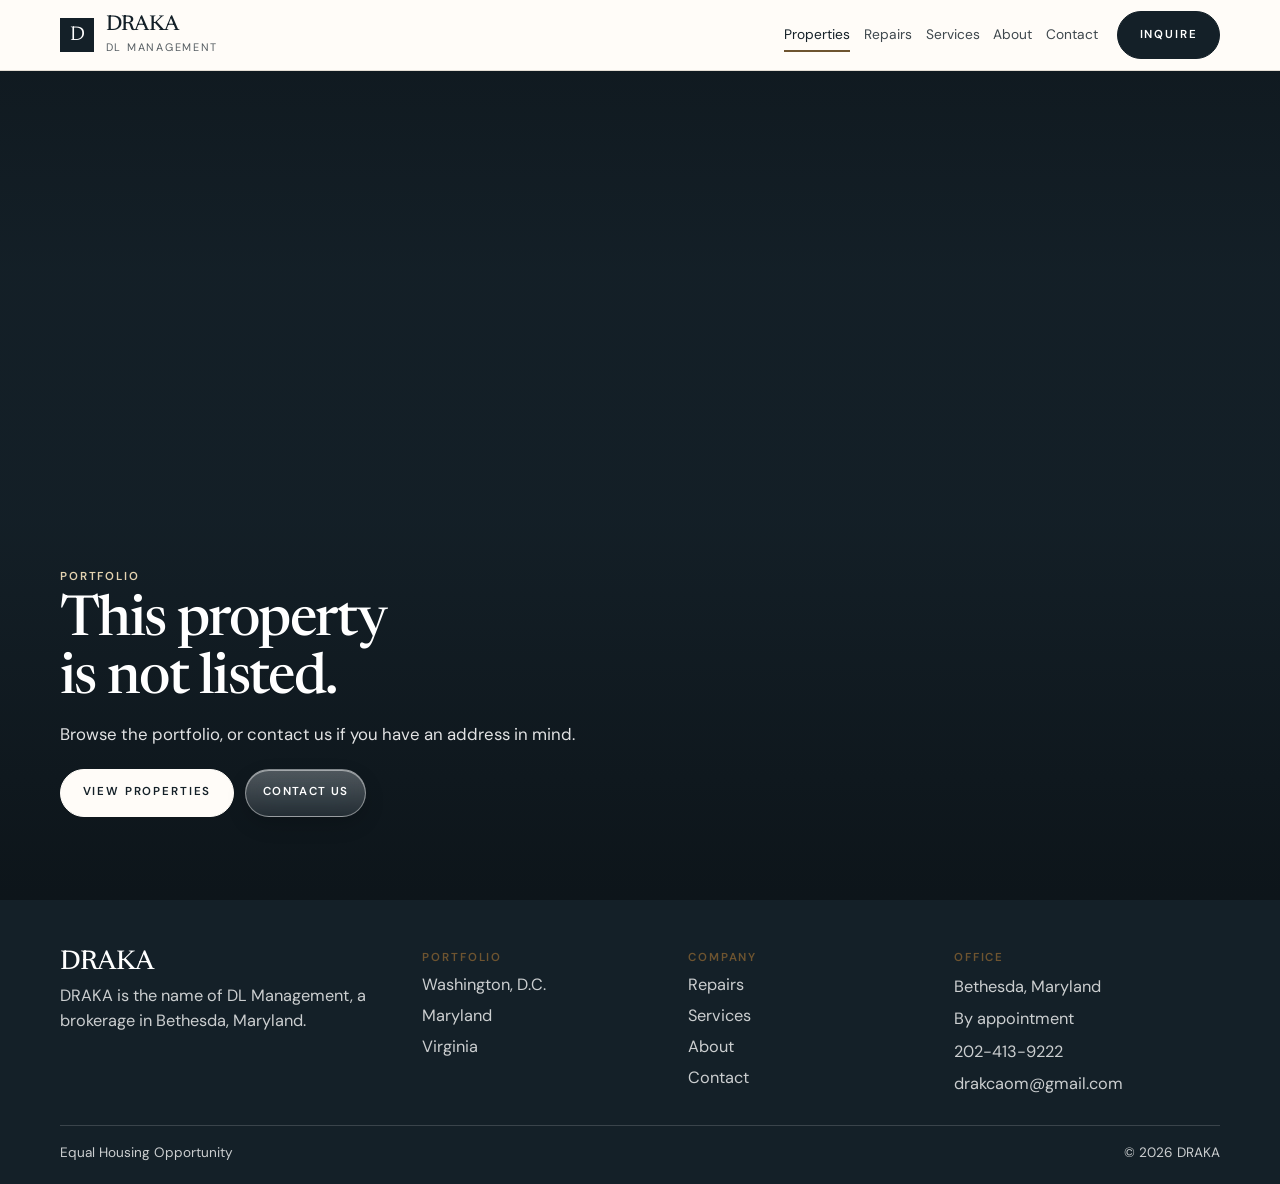
<file: property.html>
<!DOCTYPE html>
<html lang="en">
<head>
  <meta charset="utf-8">
  <meta name="viewport" content="width=device-width, initial-scale=1">
  <title>Property — DRAKA</title>
  <meta name="description" content="A property from DRAKA in Maryland, Virginia, or Washington, D.C.">
  <meta name="robots" content="noindex, nofollow">
  <link rel="canonical" href="property.html">
  <meta property="og:type" content="website">
  <meta property="og:site_name" content="DRAKA">
  <meta property="og:title" content="Property — DRAKA">
  <meta property="og:description" content="A property from DRAKA in Maryland, Virginia, or Washington, D.C.">
  <meta property="og:url" content="https://aidenmvb.github.io/drakca-preview/property.html">
  <meta property="og:image" content="https://aidenmvb.github.io/drakca-preview/images/home-hero.jpg">
  <meta name="twitter:card" content="summary_large_image">
  <meta name="twitter:title" content="Property — DRAKA">
  <meta name="twitter:description" content="A property from DRAKA in Maryland, Virginia, or Washington, D.C.">
  <meta name="twitter:image" content="https://aidenmvb.github.io/drakca-preview/images/home-hero.jpg">
  <script type="application/ld+json">{"@context":"https://schema.org","@type":"RealEstateAgent","name":"DRAKA","alternateName":"DL Management","telephone":"+1-202-413-9222","email":"drakcaom@gmail.com","address":{"@type":"PostalAddress","addressLocality":"Bethesda","addressRegion":"MD","addressCountry":"US"},"areaServed":["Maryland","Virginia","Washington, D.C."]}</script>
  <meta name="theme-color" content="#142028">
  <link rel="icon" href="favicon.svg" type="image/svg+xml">
  <link rel="preconnect" href="https://fonts.googleapis.com">
  <link rel="preconnect" href="https://fonts.gstatic.com" crossorigin>
  <link href="https://fonts.googleapis.com/css2?family=DM+Sans:ital,opsz,wght@0,9..40,400;0,9..40,500;0,9..40,600;0,9..40,700&family=Newsreader:opsz,wght@6..72,400;6..72,500;6..72,600&display=swap" rel="stylesheet">
  <link rel="stylesheet" href="css/styles.css?v=32">
</head>
<body data-page="property">
  <a class="skip" href="#main">Skip to content</a>
  <header class="site-header" id="header">
    <div class="wrap header-inner">
      <a class="brand" href="index.html"><span class="brand-mark" aria-hidden="true">D</span><span class="brand-type"><span class="brand-name">DRAKA</span><span class="brand-sub">DL Management</span></span></a>
      <button class="menu-toggle" type="button" aria-expanded="false" aria-controls="nav-panel">Menu</button>
      <nav class="nav-panel" id="nav-panel" aria-label="Primary">
        <a href="properties.html" data-nav="properties">Properties</a>
        <a href="improvements.html" data-nav="improvements">Repairs</a>
        <a href="services.html" data-nav="services">Services</a>
        <a href="about.html" data-nav="about">About</a>
        <a href="contact.html" data-nav="contact">Contact</a>
        <a class="btn nav-inquire" href="contact.html">Inquire</a>
      </nav>
    </div>
  </header>
  <main id="main"><div id="property"></div></main>
  <footer class="site-footer">
    <div class="wrap foot-grid">
      <div><p class="brand-name">DRAKA</p><p>DRAKA is the name of DL Management, a brokerage in Bethesda, Maryland.</p></div>
      <div><p class="foot-label">Portfolio</p><a href="properties.html?state=Washington%2C%20D.C.">Washington, D.C.</a><a href="properties.html?state=Maryland">Maryland</a><a href="properties.html?state=Virginia">Virginia</a></div>
      <div><p class="foot-label">Company</p><a href="improvements.html">Repairs</a><a href="services.html">Services</a><a href="about.html">About</a><a href="contact.html">Contact</a></div>
      <div><p class="foot-label">Office</p><p>Bethesda, Maryland</p><p>By appointment</p><p><a data-phone href=""></a></p><p><a data-email href=""></a></p></div>
    </div>
    <div class="wrap legal"><span>Equal Housing Opportunity</span><span>© <span id="year">2026</span> DRAKA</span></div>
  </footer>
  <script src="js/data.js?v=4"></script>
  <script src="js/portal-preview-origin.js"></script>
  <script src="js/portal-config.js"></script>
  <script src="js/portal-listings.js"></script>
  <script src="js/site.js?v=2"></script>
</body>
</html>
</file>
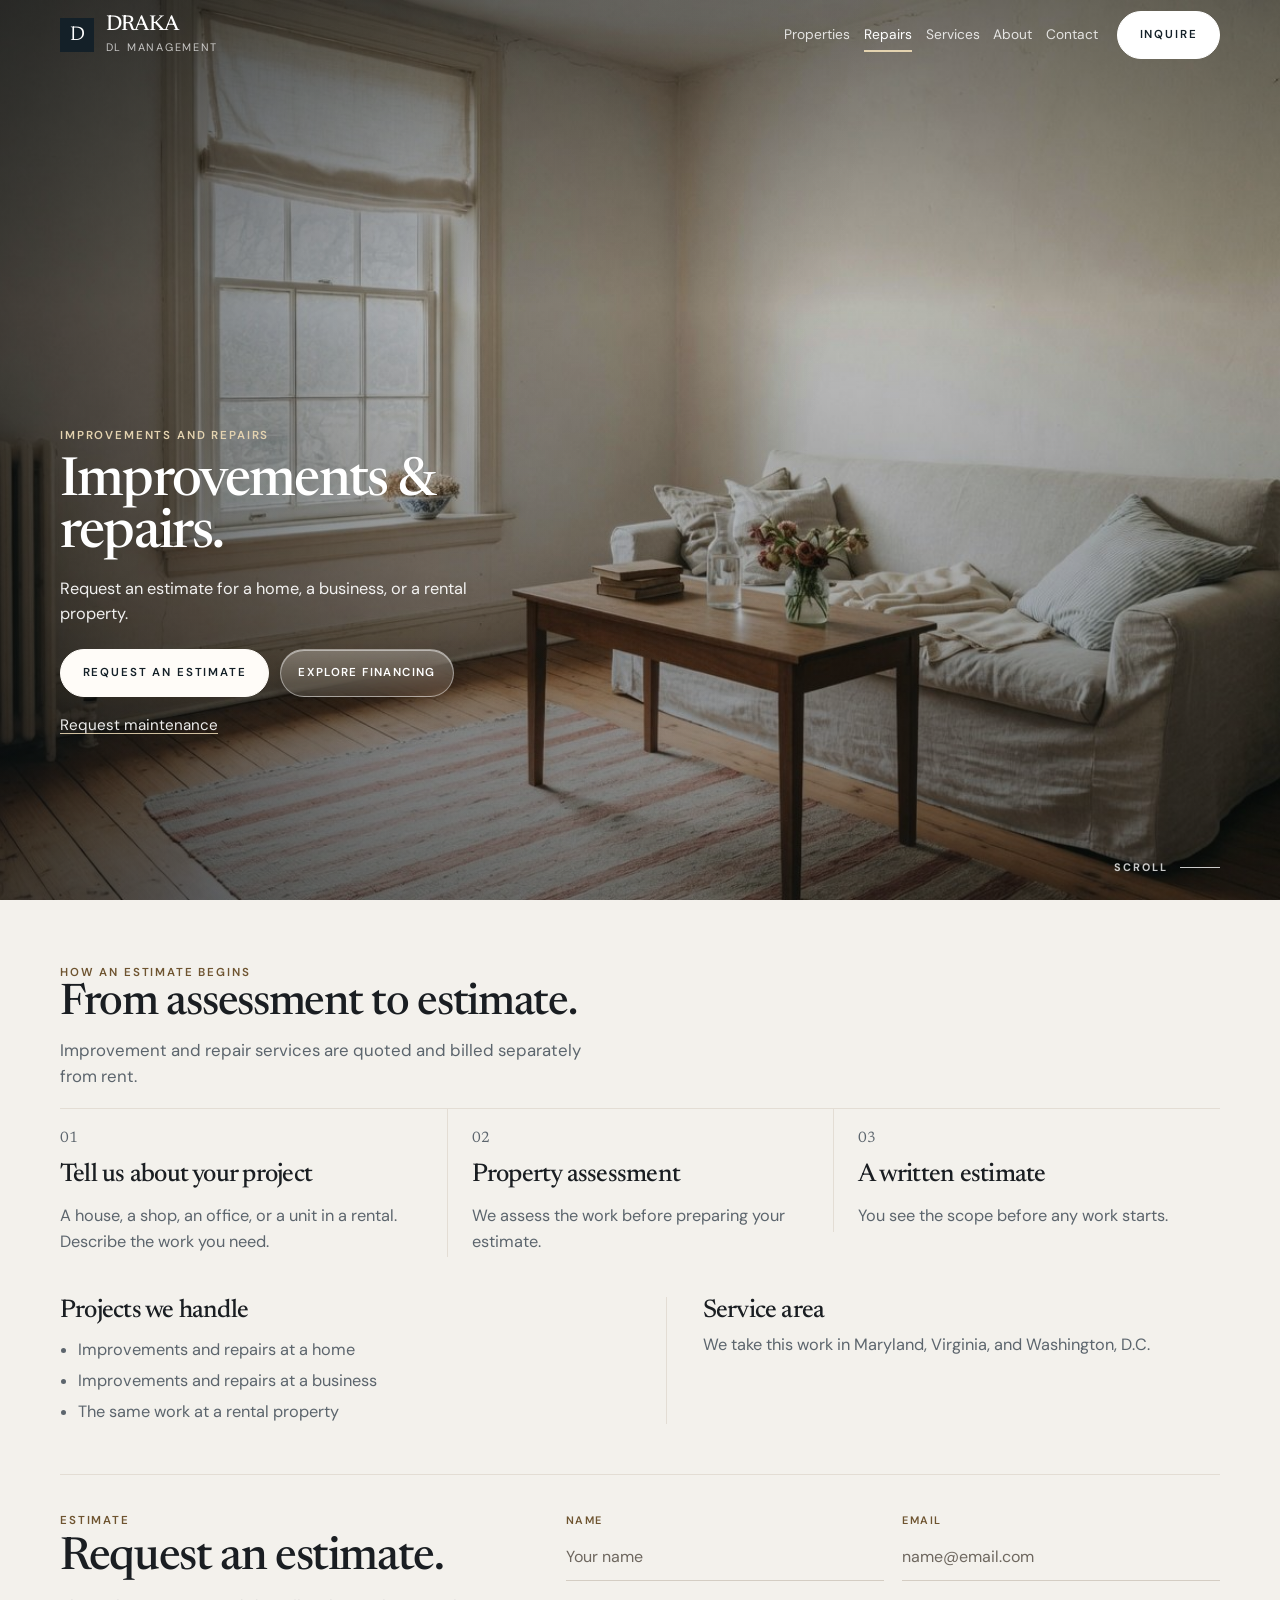
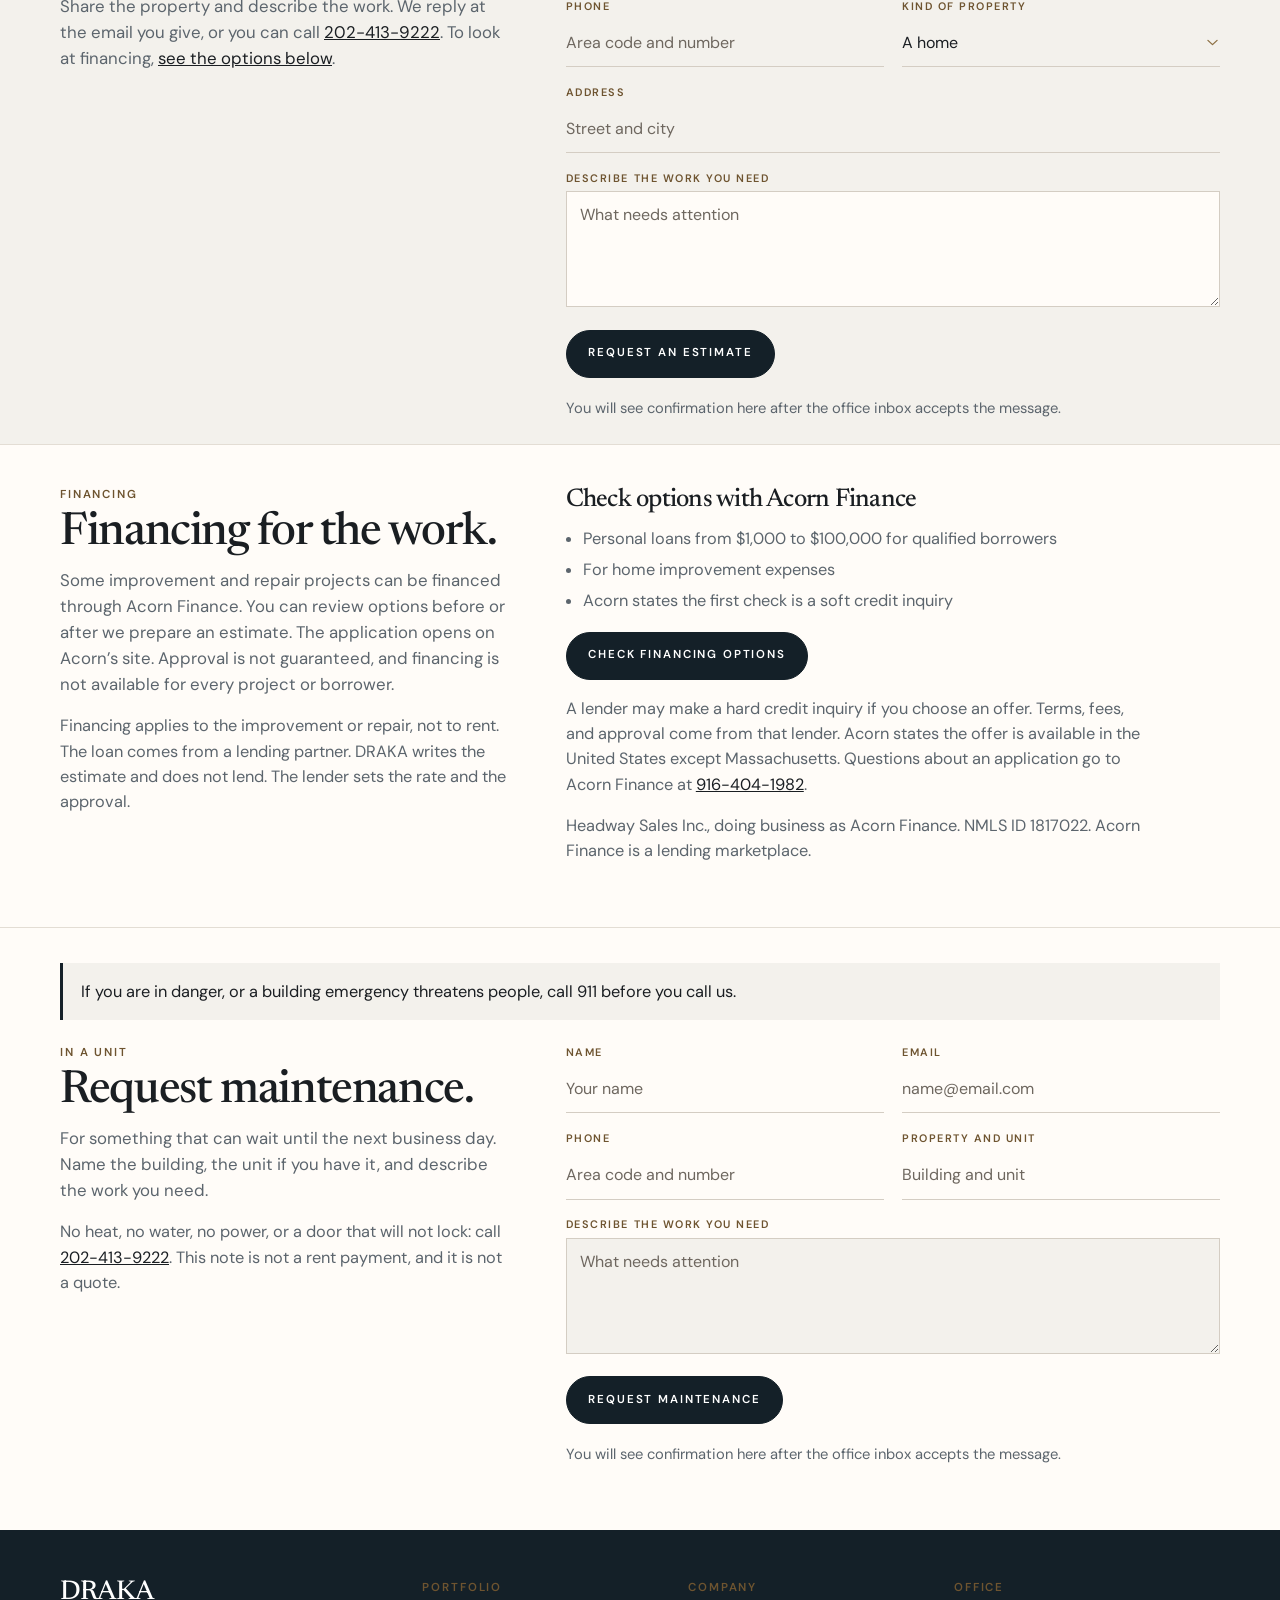
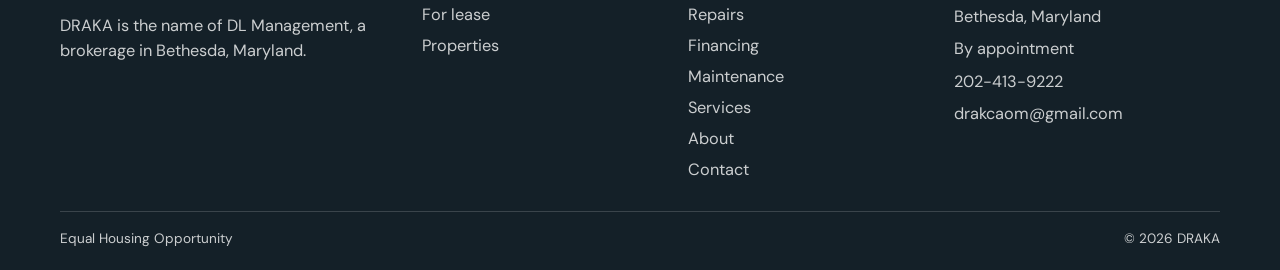
<file: residents.html>
<!DOCTYPE html>
<html lang="en">
<head>
  <meta charset="utf-8">
  <meta http-equiv="refresh" content="0; url=improvements.html#maintenance">
  <link rel="canonical" href="improvements.html#maintenance">
  <title>Maintenance — DRAKA</title>
  <meta name="robots" content="noindex, nofollow">
  <script>location.replace("improvements.html#maintenance");</script>
</head>
<body>
  <p><a href="improvements.html#maintenance">Request maintenance</a></p>
</body>
</html>
</file>
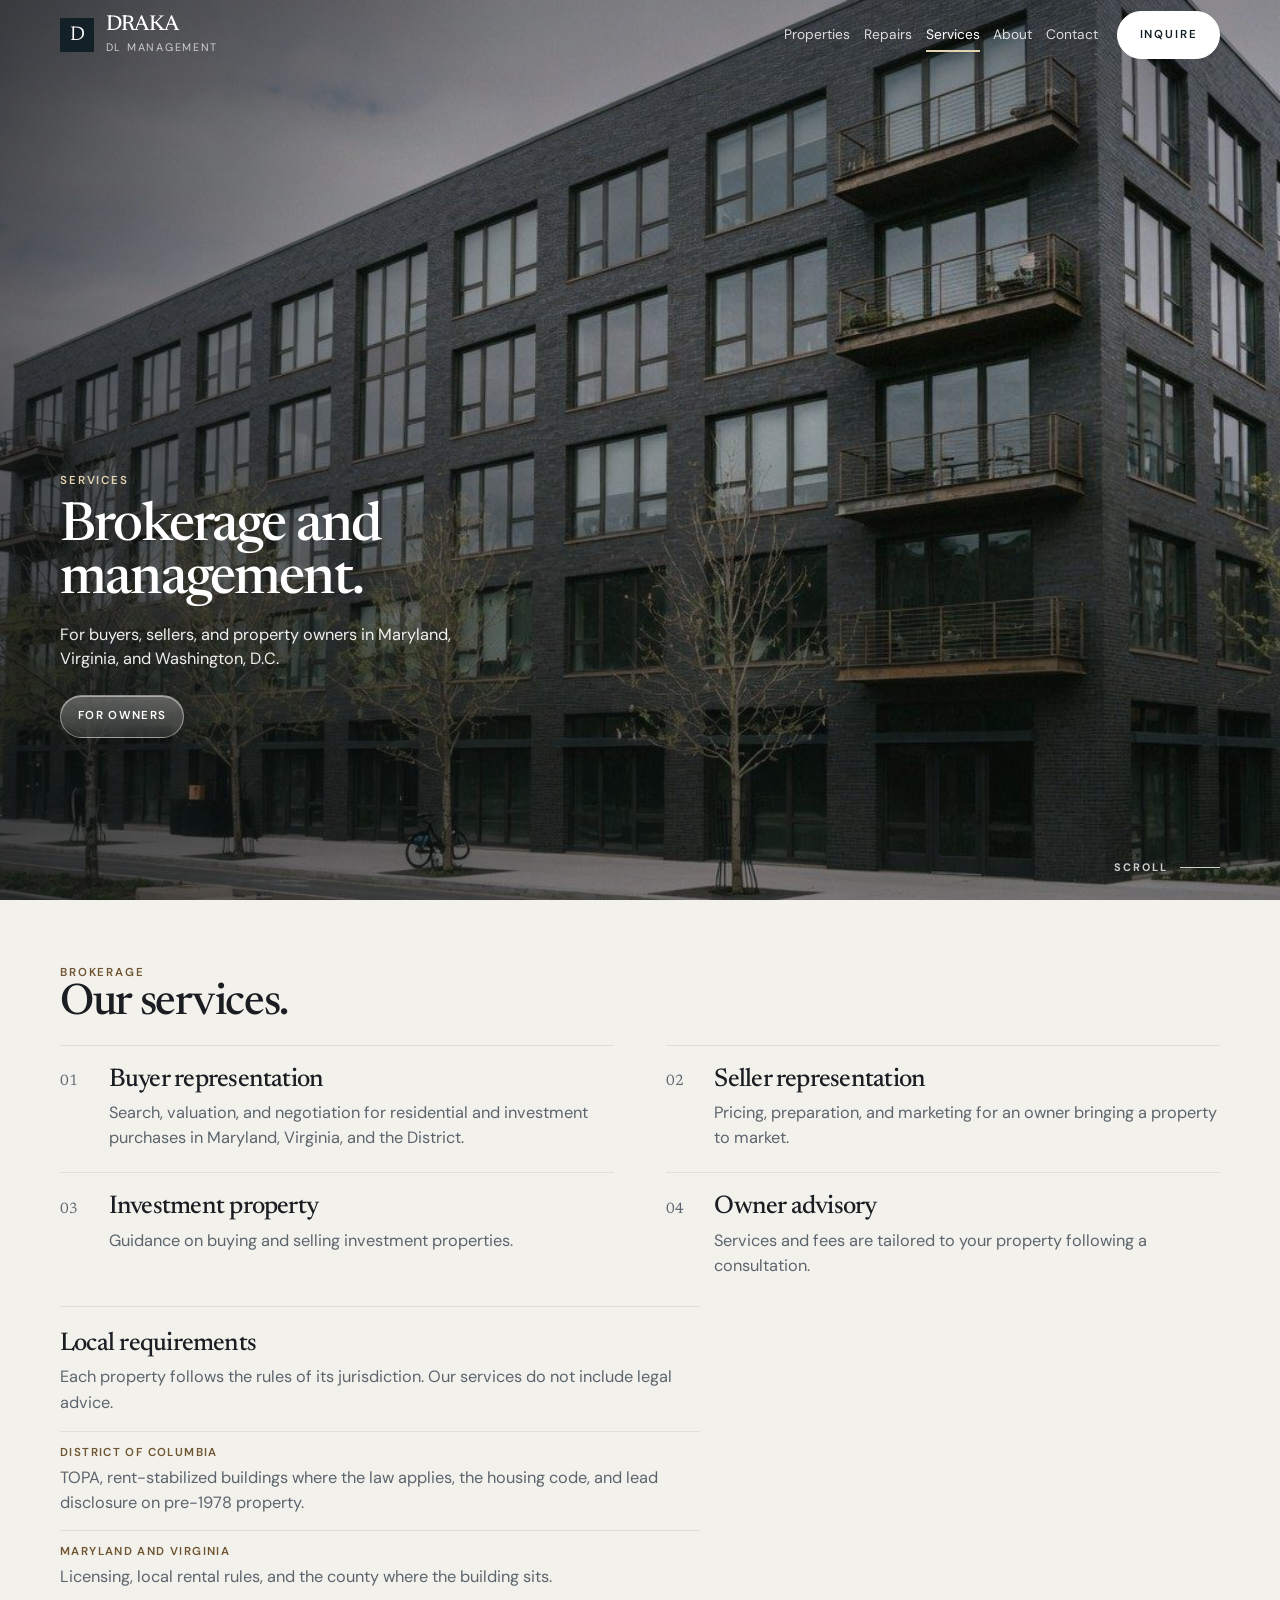
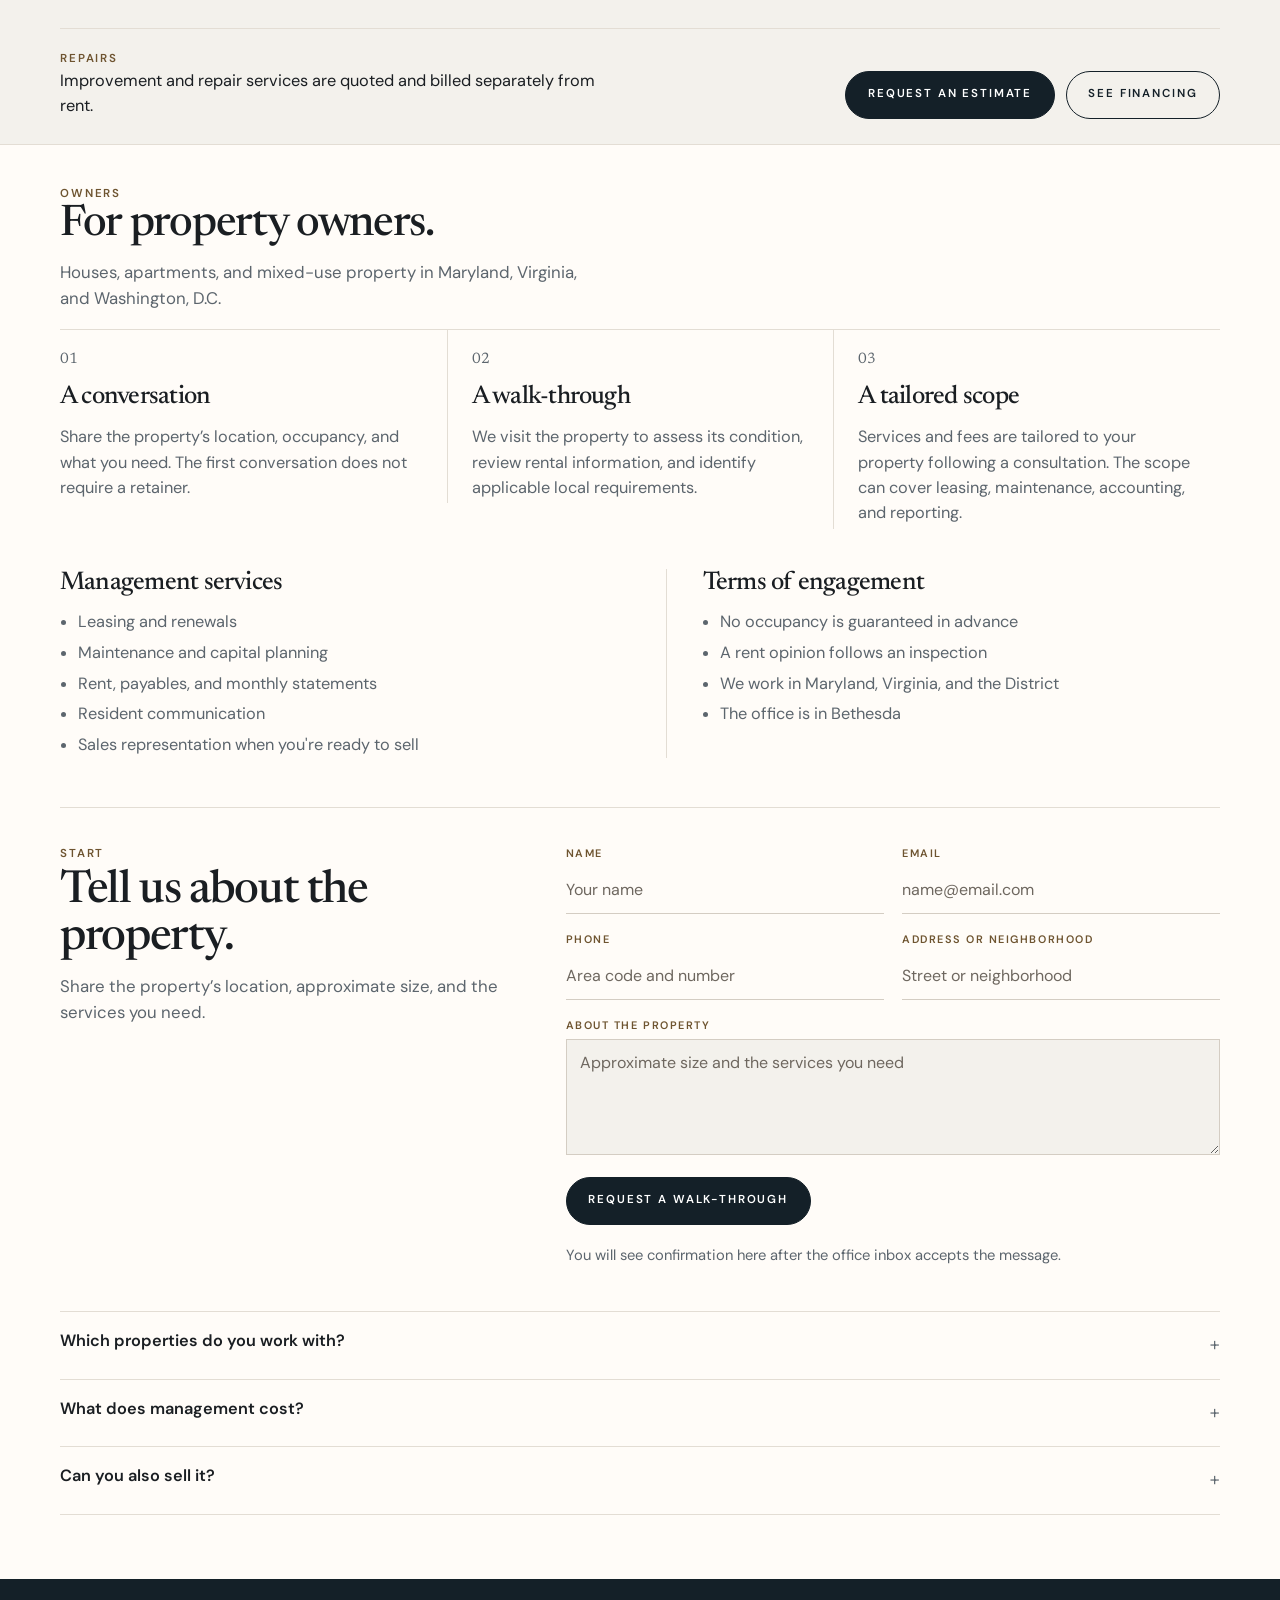
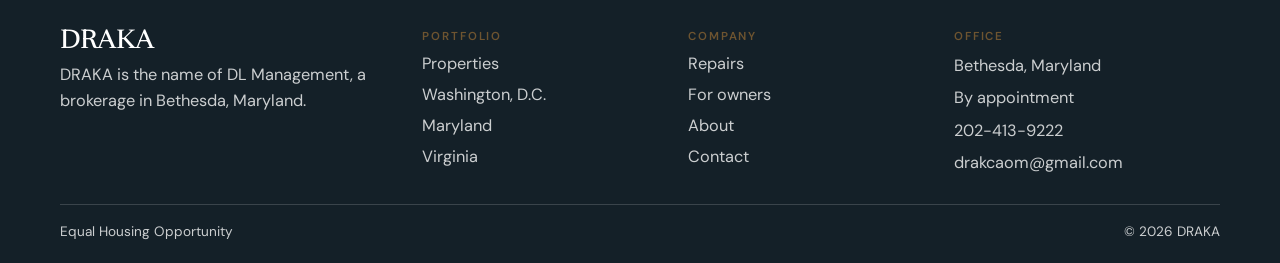
<file: services.html>
<!DOCTYPE html>
<html lang="en">
<head>
  <meta charset="utf-8">
  <meta name="viewport" content="width=device-width, initial-scale=1">
  <title>Services — DRAKA</title>
  <meta name="description" content="Brokerage and property management for buyers, sellers, and owners in Maryland, Virginia, and Washington, D.C.">
  <meta name="robots" content="noindex, nofollow">
  <link rel="canonical" href="services.html">
  <meta property="og:type" content="website">
  <meta property="og:site_name" content="DRAKA">
  <meta property="og:title" content="Services — DRAKA">
  <meta property="og:description" content="Brokerage and property management for buyers, sellers, and owners in Maryland, Virginia, and Washington, D.C.">
  <meta property="og:url" content="https://aidenmvb.github.io/drakca-preview/services.html">
  <meta property="og:image" content="https://aidenmvb.github.io/drakca-preview/images/home-hero.jpg">
  <meta name="twitter:card" content="summary_large_image">
  <meta name="twitter:title" content="Services — DRAKA">
  <meta name="twitter:description" content="Brokerage and property management for buyers, sellers, and owners in Maryland, Virginia, and Washington, D.C.">
  <meta name="twitter:image" content="https://aidenmvb.github.io/drakca-preview/images/home-hero.jpg">
  <script type="application/ld+json">{"@context":"https://schema.org","@type":"RealEstateAgent","name":"DRAKA","alternateName":"DL Management","telephone":"+1-202-413-9222","email":"drakcaom@gmail.com","address":{"@type":"PostalAddress","addressLocality":"Bethesda","addressRegion":"MD","addressCountry":"US"},"areaServed":["Maryland","Virginia","Washington, D.C."]}</script>
  <meta name="theme-color" content="#142028">
  <link rel="icon" href="favicon.svg" type="image/svg+xml">
  <link rel="preconnect" href="https://fonts.googleapis.com">
  <link rel="preconnect" href="https://fonts.gstatic.com" crossorigin>
  <link href="https://fonts.googleapis.com/css2?family=DM+Sans:ital,opsz,wght@0,9..40,400;0,9..40,500;0,9..40,600;0,9..40,700&family=Newsreader:opsz,wght@6..72,400;6..72,500;6..72,600&display=swap" rel="stylesheet">
  <link rel="stylesheet" href="css/styles.css?v=32">
</head>
<body data-page="services">
  <a class="skip" href="#main">Skip to content</a>
  <header class="site-header" id="header">
    <div class="wrap header-inner">
      <a class="brand" href="index.html"><span class="brand-mark" aria-hidden="true">D</span><span class="brand-type"><span class="brand-name">DRAKA</span><span class="brand-sub">DL Management</span></span></a>
      <button class="menu-toggle" type="button" aria-expanded="false" aria-controls="nav-panel">Menu</button>
      <nav class="nav-panel" id="nav-panel" aria-label="Primary">
        <a href="properties.html" data-nav="properties">Properties</a>
        <a href="improvements.html" data-nav="improvements">Repairs</a>
        <a href="services.html" data-nav="services">Services</a>
        <a href="about.html" data-nav="about">About</a>
        <a href="contact.html" data-nav="contact">Contact</a>
        <a class="btn nav-inquire" href="contact.html">Inquire</a>
      </nav>
    </div>
  </header>
  <main id="main">
    <section class="page-hero">
      <img class="hero-media" src="images/half.jpg" alt="" width="1280" height="720" fetchpriority="high" decoding="async">
      <div class="hero-shade" aria-hidden="true"></div>
      <div class="wrap">
        <div class="hero-copy">
          <p class="eyebrow">Services</p>
          <h1>Brokerage and<br>management.</h1>
          <p class="lede">For buyers, sellers, and property owners in Maryland, Virginia, and Washington, D.C.</p>
          <p class="hero-actions">
            <a class="btn-glass" href="#owners">For owners</a>
          </p>
        </div>
      </div>
      <a class="scroll-cue" href="#page">
        <span>Scroll</span>
        <span class="scroll-line" aria-hidden="true"></span>
      </a>
    </section>
    <section class="section" id="page">
      <div class="wrap">
        <header class="section-head">
          <p class="eyebrow">Brokerage</p>
          <h2>Our services.</h2>
        </header>
        <div class="edit-index">
          <article id="management">
            <p class="num">01</p>
            <div>
              <h3>Buyer representation</h3>
              <p>Search, valuation, and negotiation for residential and investment purchases in Maryland, Virginia, and the District.</p>
            </div>
          </article>
          <article id="leasing">
            <p class="num">02</p>
            <div>
              <h3>Seller representation</h3>
              <p>Pricing, preparation, and marketing for an owner bringing a property to market.</p>
            </div>
          </article>
          <article id="maintenance">
            <p class="num">03</p>
            <div>
              <h3>Investment property</h3>
              <p>Guidance on buying and selling investment properties.</p>
            </div>
          </article>
          <article id="accounting">
            <p class="num">04</p>
            <div>
              <h3>Owner advisory</h3>
              <p>Services and fees are tailored to your property following a consultation.</p>
            </div>
          </article>
        </div>
        <div class="edit-practice">
          <article id="rules">
            <h3>Local requirements</h3>
            <p>Each property follows the rules of its jurisdiction. Our services do not include legal advice.</p>
            <dl class="edit-defs">
              <div>
                <dt>District of Columbia</dt>
                <dd>TOPA, rent-stabilized buildings where the law applies, the housing code, and lead disclosure on pre-1978 property.</dd>
              </div>
              <div>
                <dt>Maryland and Virginia</dt>
                <dd>Licensing, local rental rules, and the county where the building sits.</dd>
              </div>
            </dl>
          </article>
        </div>
        <div class="edit-bridge">
          <div>
            <p class="eyebrow">Repairs</p>
            <p>Improvement and repair services are quoted and billed separately from rent.</p>
          </div>
          <p class="hero-actions">
            <a class="btn" href="improvements.html#estimate">Request an estimate</a>
            <a class="btn-line" href="improvements.html#financing">See financing</a>
          </p>
        </div>
      </div>
    </section>
    <section class="section page-band" id="owners">
      <div class="wrap">
        <header class="section-head">
          <p class="eyebrow">Owners</p>
          <h2>For property owners.</h2>
          <p class="lede">Houses, apartments, and mixed-use property in Maryland, Virginia, and Washington, D.C.</p>
        </header>
        <div class="steps">
          <article class="step">
            <p class="num">01</p>
            <h3>A conversation</h3>
            <p>Share the property’s location, occupancy, and what you need. The first conversation does not require a retainer.</p>
          </article>
          <article class="step">
            <p class="num">02</p>
            <h3>A walk-through</h3>
            <p>We visit the property to assess its condition, review rental information, and identify applicable local requirements.</p>
          </article>
          <article class="step">
            <p class="num">03</p>
            <h3>A tailored scope</h3>
            <p>Services and fees are tailored to your property following a consultation. The scope can cover leasing, maintenance, accounting, and reporting.</p>
          </article>
        </div>
        <div class="edit-split">
          <div>
            <h3>Management services</h3>
            <ul class="list">
              <li>Leasing and renewals</li>
              <li>Maintenance and capital planning</li>
              <li>Rent, payables, and monthly statements</li>
              <li>Resident communication</li>
              <li>Sales representation when you're ready to sell</li>
            </ul>
          </div>
          <div>
            <h3>Terms of engagement</h3>
            <ul class="list">
              <li>No occupancy is guaranteed in advance</li>
              <li>A rent opinion follows an inspection</li>
              <li>We work in Maryland, Virginia, and the District</li>
              <li>The office is in Bethesda</li>
            </ul>
          </div>
        </div>
        <div class="inquiry-block" id="owner-start">
          <div>
            <p class="eyebrow">Start</p>
            <h2>Tell us about the property.</h2>
            <p class="lede">Share the property’s location, approximate size, and the services you need.</p>
          </div>
          <div>
            <form class="desk-form form" data-topic="owner" novalidate>
              <input type="hidden" name="who" value="A property I own">
              <div class="form-row">
                <div class="field"><label for="owner-name">Name</label><input id="owner-name" name="name" autocomplete="name" placeholder="Your name" required></div>
                <div class="field"><label for="owner-email">Email</label><input id="owner-email" name="email" type="email" autocomplete="email" placeholder="name@email.com" required></div>
              </div>
              <div class="form-row">
                <div class="field"><label for="owner-phone">Phone</label><input id="owner-phone" name="phone" type="tel" autocomplete="tel" placeholder="Area code and number"></div>
                <div class="field"><label for="owner-subject">Address or neighborhood</label><input id="owner-subject" name="subject" placeholder="Street or neighborhood"></div>
              </div>
              <div class="field"><label for="owner-message">About the property</label><textarea id="owner-message" name="message" placeholder="Approximate size and the services you need" required></textarea></div>
              <button class="btn" type="submit">Request a walk-through</button>
              <p class="form-hint">Inbox delivery is not connected yet. Submitting will not send this message. Call 202-413-9222.</p>
              <p class="form-status" role="alert" hidden></p>
            </form>
            <div class="form-success" hidden tabindex="-1" role="status">
              <p class="eyebrow">Received</p>
              <h2>We received your message.</h2>
              <p>The office inbox accepted this message. We will reply to schedule a time to see the property. If it cannot wait, call <a data-phone href=""></a>.</p>
            </div>
          </div>
        </div>
        <div class="faq">
          <details>
            <summary>Which properties do you work with?</summary>
            <p>Houses, apartment buildings, mixed-use buildings, and retail spaces in Maryland, Virginia, and Washington, D.C.</p>
          </details>
          <details>
            <summary>What does management cost?</summary>
            <p>Services and fees are tailored to your property following a consultation. We quote after the walk-through.</p>
          </details>
          <details>
            <summary>Can you also sell it?</summary>
            <p>Yes. Sales representation can be part of the scope when you're ready to sell, including for a property we already manage.</p>
          </details>
        </div>
      </div>
    </section>
  </main>
  <footer class="site-footer">
    <div class="wrap foot-grid">
      <div><p class="brand-name">DRAKA</p><p>DRAKA is the name of DL Management, a brokerage in Bethesda, Maryland.</p></div>
      <div><p class="foot-label">Portfolio</p><a href="properties.html">Properties</a><a href="properties.html?state=Washington%2C%20D.C.">Washington, D.C.</a><a href="properties.html?state=Maryland">Maryland</a><a href="properties.html?state=Virginia">Virginia</a></div>
      <div><p class="foot-label">Company</p><a href="improvements.html">Repairs</a><a href="services.html#owners">For owners</a><a href="about.html">About</a><a href="contact.html">Contact</a></div>
      <div><p class="foot-label">Office</p><p>Bethesda, Maryland</p><p>By appointment</p><p><a data-phone href=""></a></p><p><a data-email href=""></a></p></div>
    </div>
    <div class="wrap legal"><span>Equal Housing Opportunity</span><span>© <span id="year">2026</span> DRAKA</span></div>
  </footer>
  <script src="js/data.js?v=4"></script>
  <script src="js/portal-preview-origin.js"></script>
  <script src="js/portal-config.js"></script>
  <script src="js/portal-listings.js"></script>
  <script src="js/site.js?v=2"></script>
</body>
</html>
</file>
<file: css/styles.css>
:root {
  --navy: #142028;
  --navy-2: #1d303b;
  --ink: #1a1e22;
  --muted: #5c656d;
  --line: #e3ddd4;
  --bg: #f3f1ec;
  --white: #fffcf8;
  --brass: #6e5430;
  --serif: "Newsreader", "Iowan Old Style", Georgia, serif;
  --sans: "DM Sans", "Avenir Next", "Segoe UI", sans-serif;
  --pad: clamp(1.15rem, 3vw, 2rem);
  --max: 1160px;
  --header: 4.4rem;
  color-scheme: light;
}

*, *::before, *::after { box-sizing: border-box; }
[hidden] { display: none !important; }
html { scroll-behavior: smooth; }
body {
  margin: 0;
  background: var(--bg);
  color: var(--ink);
  font-family: var(--sans);
  font-size: 1.02rem;
  line-height: 1.55;
  text-rendering: optimizeLegibility;
}
body.nav-open { overflow: hidden; }
img { max-width: 100%; display: block; }
button, input, select, textarea { font: inherit; color: inherit; }
button { cursor: pointer; }
h1, h2, h3, p { margin: 0; }
a { color: inherit; }
:focus-visible { outline: 2px solid var(--navy); outline-offset: 3px; }
.hero :focus-visible,
.page-hero :focus-visible,
.close :focus-visible,
.band :focus-visible,
.home-markets :focus-visible { outline-color: #f6f1e6; }
::selection { background: var(--navy); color: white; }

.skip {
  position: absolute; left: var(--pad); top: -4rem;
  background: var(--navy); color: white; padding: 0.5rem 0.75rem; z-index: 80;
}
.skip:focus { top: 0.5rem; }
.wrap { width: min(var(--max), calc(100% - var(--pad) * 2)); margin-inline: auto; }
.eyebrow, .kicker, .foot-label, .filter-label {
  font-size: 0.72rem;
  letter-spacing: 0.16em;
  text-transform: uppercase;
  color: var(--brass);
  font-weight: 600;
}
.lede { color: var(--muted); max-width: 40rem; font-size: 1.05rem; }
h1, h2, .brand-name, .card h3, .market h3 {
  font-family: var(--serif);
  font-weight: 500;
  letter-spacing: -0.03em;
  line-height: 1.02;
}

.site-header {
  position: fixed; inset: 0 0 auto 0; z-index: 40;
  background: transparent;
  border-bottom: 1px solid transparent;
  color: white;
  transition: background .2s ease, border-color .2s ease, color .2s ease;
}
.site-header.is-scrolled,
body.nav-open .site-header {
  background: var(--white);
  border-bottom-color: var(--line);
  color: var(--navy);
}
.header-inner {
  height: var(--header);
  display: flex;
  align-items: center;
  gap: 1.25rem;
  position: relative;
}
.brand {
  display: flex; align-items: center; gap: 0.7rem;
  text-decoration: none; margin-right: auto;
}
.brand-mark {
  width: 2.15rem; height: 2.15rem;
  display: grid; place-items: center;
  background: var(--navy); color: white;
  font-family: var(--serif); font-size: 1.25rem;
}
.brand-name { display: block; font-size: 1.35rem; line-height: 1; color: inherit; }
.brand-sub {
  display: block; margin-top: 0.15rem;
  font-family: var(--sans); font-size: 0.68rem;
  letter-spacing: 0.16em; text-transform: uppercase; color: inherit; opacity: .72;
}
.nav-panel { display: flex; align-items: center; gap: 0.85rem; }
.nav-panel a:not(.btn) {
  text-decoration: none;
  font-size: 0.86rem;
  color: inherit;
  opacity: .82;
  padding: 0.35rem 0;
  border-bottom: 2px solid transparent;
}
.nav-panel a:not(.btn):hover { opacity: 1; }
.nav-panel a[aria-current="page"] { opacity: 1; border-bottom-color: #e4d3b0; }
.site-header.is-scrolled .nav-panel a[aria-current="page"],
body.nav-open .site-header .nav-panel a[aria-current="page"] { border-bottom-color: var(--brass); }
.nav-inquire {
  margin-left: 0.35rem;
  min-height: 2.5rem;
  padding: 0 1.15rem;
  opacity: 1;
  background: white;
  color: var(--navy);
  border-color: white;
}
.site-header.is-scrolled .nav-inquire,
body.nav-open .nav-inquire {
  background: var(--navy);
  color: white;
  border-color: var(--navy);
}
.menu-toggle {
  display: none;
  height: 2.5rem; padding: 0 0.85rem;
  border: 1px solid rgba(255,255,255,.55);
  background: transparent;
  color: inherit;
}
.site-header.is-scrolled .menu-toggle,
body.nav-open .menu-toggle {
  border-color: var(--line);
  background: var(--white);
  color: var(--navy);
}

.btn, .btn-ghost, .btn-line, .btn-text {
  display: inline-flex; align-items: center; justify-content: center;
  text-decoration: none;
  font-size: 0.72rem; font-weight: 600;
  letter-spacing: 0.16em; text-transform: uppercase;
  transition: background .3s ease, color .3s ease, border-color .3s ease;
}
.btn, .btn-line, .btn-glass {
  max-width: 100%;
  white-space: normal;
  text-align: center;
  line-height: 1.3;
}
.btn, .btn-line {
  min-height: 3rem; padding: 0.75rem 1.35rem;
  border: 1px solid transparent; border-radius: 999px;
}
.btn { background: var(--navy); color: white; border-color: var(--navy); }
.site-header .nav-inquire { background: white; color: var(--navy); border-color: white; }
.site-header.is-scrolled .nav-inquire,
body.nav-open .site-header .nav-inquire { background: var(--navy); color: white; border-color: var(--navy); }
.btn:hover { background: #0d171c; }
.btn-text, .btn-ghost {
  min-height: 0; padding: 0.35rem 0;
  background: none; border: 0; border-radius: 0;
  color: inherit;
  border-bottom: 1px solid transparent;
}
.btn-text:hover, .btn-ghost:hover { border-bottom-color: currentColor; }
.btn-line { background: transparent; color: var(--navy); border-color: var(--navy); }
.btn-line:hover { background: var(--navy); color: white; }
.btn-block { width: 100%; }
.btn-glass {
  display: inline-flex;
  align-items: center;
  justify-content: center;
  gap: 0.45rem;
  min-height: 2.7rem;
  min-width: 0;
  padding: 0.65rem 1.05rem;
  border-radius: 999px;
  text-decoration: none;
  font-size: 0.72rem;
  font-weight: 600;
  letter-spacing: 0.12em;
  text-transform: uppercase;
  color: var(--navy);
  background: linear-gradient(180deg, rgba(255,252,248,.78), rgba(243,241,236,.48));
  border: 1px solid rgba(255,255,255,.82);
  box-shadow:
    inset 0 1px 0 rgba(255,255,255,.92),
    inset 0 -1px 0 rgba(20,32,40,.05),
    0 8px 18px rgba(20,32,40,.08);
  backdrop-filter: blur(16px) saturate(1.45);
  -webkit-backdrop-filter: blur(16px) saturate(1.45);
}
.btn-glass:hover {
  color: var(--navy);
  background: linear-gradient(180deg, rgba(255,252,248,.92), rgba(243,241,236,.7));
}
.btn-glass-strong {
  color: white;
  background: linear-gradient(180deg, rgba(56,78,92,.78), rgba(20,32,40,.72));
  border-color: rgba(255,255,255,.28);
  box-shadow:
    inset 0 1px 0 rgba(255,255,255,.32),
    0 10px 22px rgba(20,32,40,.16);
}
.btn-glass-strong:hover { color: white; background: linear-gradient(180deg, rgba(56,78,92,.9), rgba(20,32,40,.84)); }
.btn-glass-plain {
  letter-spacing: 0;
  text-transform: none;
  font-size: 0.95rem;
}
.hero .btn-glass,
.page-hero .btn-glass,
.band .btn-glass,
.close .btn-glass {
  color: white;
  background: linear-gradient(180deg, rgba(255,255,255,.28), rgba(255,255,255,.1));
  border-color: rgba(255,255,255,.42);
  box-shadow:
    inset 0 1px 0 rgba(255,255,255,.48),
    0 8px 20px rgba(0,0,0,.16);
}
.hero .btn-glass:hover,
.page-hero .btn-glass:hover,
.band .btn-glass:hover,
.close .btn-glass:hover {
  color: white;
  background: linear-gradient(180deg, rgba(255,255,255,.4), rgba(255,255,255,.16));
}

.hero {
  position: relative;
  width: 100%;
  max-width: 100%;
  min-width: 0;
  min-height: 100svh;
  display: flex;
  align-items: flex-end;
  color: white;
  background: var(--navy);
  overflow: hidden;
}
.hero-media, .hero-shade { position: absolute; inset: 0; }
.hero-media { width: 100%; height: 100%; max-width: none; object-fit: cover; object-position: 58% 42%; }
.hero-shade {
  background:
    linear-gradient(180deg, rgba(10,16,20,.62) 0%, rgba(10,16,20,.18) 22%, rgba(10,16,20,.12) 48%, rgba(10,16,20,.72) 100%),
    linear-gradient(100deg, rgba(10,16,20,.5) 0%, rgba(10,16,20,.16) 46%, rgba(10,16,20,0) 72%);
}
body[data-page="home"] .hero-media { object-position: 68% 46%; }
body[data-page="home"] .hero-shade {
  background:
    linear-gradient(180deg, rgba(10,16,20,.36) 0%, rgba(10,16,20,.04) 24%, rgba(10,16,20,0) 56%, rgba(10,16,20,.5) 100%),
    linear-gradient(96deg, rgba(10,16,20,.5) 0%, rgba(10,16,20,.16) 36%, rgba(10,16,20,0) 64%);
}
.page-hero .hero-shade {
  background: linear-gradient(180deg, rgba(10,16,20,.48) 0%, rgba(10,16,20,.06) 30%, rgba(10,16,20,.08) 58%, rgba(10,16,20,.7) 100%);
}
.hero-content {
  position: relative;
  z-index: 1;
  min-width: 0;
  width: min(var(--max), calc(100vw - var(--pad) * 2));
  max-width: calc(100vw - var(--pad) * 2);
  padding: 0 0 2.4rem;
}
.finder {
  --finder-line: rgba(20, 32, 40, 0.16);
  --finder-ink: var(--ink);
  --finder-label: var(--brass);
  --finder-muted: var(--muted);
  --finder-chevron: url("data:image/svg+xml;utf8,<svg xmlns='http://www.w3.org/2000/svg' viewBox='0 0 12 8' fill='none'><path d='M1 1.5 6 6.5 11 1.5' stroke='%238d7044' stroke-width='1.4' stroke-linecap='round' stroke-linejoin='round'/></svg>");
  display: grid;
  grid-template-columns: 0.9fr 0.9fr 1.05fr 1.35fr auto;
  align-items: stretch;
  margin-top: 1.65rem;
  max-width: 100%;
  background: transparent;
  color: var(--finder-ink);
  border: 0;
  border-top: 1px solid var(--finder-line);
  box-shadow: none;
}
.hero .finder {
  --finder-line: rgba(255, 255, 255, 0.32);
  --finder-ink: white;
  --finder-label: #e4d3b0;
  --finder-muted: rgba(255, 255, 255, 0.66);
  --finder-chevron: url("data:image/svg+xml;utf8,<svg xmlns='http://www.w3.org/2000/svg' viewBox='0 0 12 8' fill='none'><path d='M1 1.5 6 6.5 11 1.5' stroke='%23e4d3b0' stroke-width='1.4' stroke-linecap='round' stroke-linejoin='round'/></svg>");
  color-scheme: dark;
}
.finder label {
  display: grid;
  align-content: center;
  gap: 0.28rem;
  min-width: 0;
  padding: 0.85rem 1.05rem 0.7rem 0;
  border-right: 0;
}
.finder label + label { padding-left: 1.05rem; }
.finder label span {
  font-size: 0.66rem;
  letter-spacing: 0.16em;
  text-transform: uppercase;
  color: var(--finder-label);
  font-weight: 600;
}
.finder select,
.finder input {
  width: 100%;
  min-width: 0;
  border: 0;
  border-radius: 0;
  background: transparent;
  padding: 0;
  min-height: 1.7rem;
  font-family: var(--serif);
  font-size: 1.2rem;
  letter-spacing: -0.02em;
  color: var(--finder-ink);
  box-shadow: none;
}
.finder input::placeholder { color: var(--finder-muted); font-family: var(--serif); }
.finder select {
  appearance: none;
  background-image: var(--finder-chevron);
  background-repeat: no-repeat;
  background-position: right 0.05rem center;
  background-size: 0.7rem;
  padding-right: 1.2rem;
  cursor: pointer;
}
.hero .finder select option { color: var(--ink); background: var(--white); }
.finder-go {
  align-self: end;
  display: inline-flex;
  align-items: center;
  justify-content: flex-end;
  gap: 0.55rem;
  margin: 0 0 0.55rem 0.75rem;
  min-height: 0;
  padding: 0.35rem 0;
  border: 0;
  border-radius: 0;
  background: transparent;
  color: var(--finder-ink);
  font-size: 0.66rem;
  font-weight: 600;
  letter-spacing: 0.16em;
  text-transform: uppercase;
}
.finder-go svg { width: 1.05rem; height: 1.05rem; flex: none; }
.finder-go:hover { background: transparent; border-bottom: 1px solid currentColor; filter: none; }
.finder-page { margin-top: 0; margin-bottom: 1.35rem; }
.hero .btn, .close .btn, .band .btn { background: var(--white); color: var(--navy); border-color: var(--white); }
.hero .btn:hover, .close .btn:hover, .band .btn:hover { background: #f7f4ee; }
.scroll-cue {
  position: absolute; z-index: 1; right: max(var(--pad), calc((100% - var(--max)) / 2));
  bottom: 1.5rem;
  display: inline-flex; align-items: center; gap: 0.75rem;
  color: rgba(255,255,255,.78);
  text-decoration: none;
  font-size: 0.68rem; font-weight: 700;
  letter-spacing: 0.18em; text-transform: uppercase;
}
.scroll-cue:hover { color: white; }
.scroll-line { width: 2.5rem; height: 1px; background: currentColor; }
.hero .eyebrow { color: #e4d3b0; }
.hero h1 {
  margin: 0.45rem 0 0.75rem;
  font-size: clamp(2.35rem, 4.4vw, 4.05rem);
  max-width: min(12.2em, 100%);
  text-wrap: balance;
  color: white;
}
.hero .lede { color: rgba(255,255,255,.9); font-size: 1.08rem; max-width: 32rem; }
.hero-actions { display: flex; flex-wrap: wrap; gap: 0.7rem; margin-top: 1.35rem; }
.contact-line { display: flex; flex-wrap: wrap; gap: 0.35rem 1.15rem; margin-top: 1.15rem; }
.contact-line a { font-weight: 600; text-decoration: none; border-bottom: 1px solid transparent; }
.contact-line a:hover { border-bottom-color: currentColor; }

.section { padding: clamp(3.2rem, 6vw, 5.2rem) 0; }
section[id], #estimate, #owner-start { scroll-margin-top: calc(var(--header) + 0.75rem); }
body[data-page="properties"] #page {
  scroll-margin-top: var(--header);
  box-shadow: 0 -3rem 0 var(--bg);
}
.markets-section { padding-bottom: clamp(2.6rem, 5vw, 4rem); }
.section-follow { padding-top: 0; }
.section-head { margin-bottom: 1.6rem; max-width: 40rem; }
.section-head h2, .page-hero h1 { font-size: clamp(2.3rem, 4vw, 3.4rem); }
.section-head .lede, .page-hero .lede { margin-top: 0.75rem; }
.section-head-row {
  display: flex; justify-content: space-between; align-items: flex-end; gap: 1.5rem;
  margin-bottom: 1.5rem;
}
.section-head-row h2 { font-size: clamp(2.1rem, 4vw, 3rem); }

.property-tease { padding: 2.1rem 0 0.2rem; }
.property-tease .wrap { display: flex; flex-direction: column; align-items: center; }
.bubbles {
  display: flex;
  flex-wrap: wrap;
  justify-content: center;
  gap: 1.15rem 1.6rem;
  width: 100%;
}
.bubble {
  width: 7.4rem;
  display: flex;
  flex-direction: column;
  align-items: center;
  gap: 0.55rem;
  text-align: center;
  text-decoration: none;
  color: var(--ink);
}
.bubble-photo {
  position: relative;
  width: 5.35rem;
  height: 5.35rem;
  border-radius: 50%;
  display: block;
}
.bubble-photo img,
.bubble-mark {
  width: 100%;
  height: 100%;
  border-radius: 50%;
  object-fit: cover;
  background: var(--white);
  border: 1px solid var(--line);
  display: block;
}
.bubble-mark {
  display: grid;
  place-items: center;
  font-family: var(--serif);
  font-size: 1.35rem;
  color: var(--navy);
}
.bubble-facts {
  position: absolute;
  inset: 0;
  border-radius: 50%;
  background: rgba(20, 32, 40, 0.9);
  color: white;
  display: flex;
  flex-direction: column;
  justify-content: center;
  align-items: center;
  gap: 0.22rem;
  padding: 0.75rem;
  text-align: center;
  font-size: 0.68rem;
  line-height: 1.25;
  opacity: 0;
  transition: opacity .18s ease;
}
.bubble:hover .bubble-facts,
.bubble:focus-visible .bubble-facts { opacity: 1; }
.bubble-name {
  font-family: var(--serif);
  font-size: 0.98rem;
  line-height: 1.2;
}
.bubble-place {
  color: var(--muted);
  font-size: 0.78rem;
  line-height: 1.3;
}
.bubble:hover .bubble-name { text-decoration: underline; text-underline-offset: 0.14em; }
.shop {
  display: flex;
  flex-wrap: wrap;
  justify-content: center;
  gap: 2.4rem 2.1rem;
  padding: 0.4rem 0 1rem;
}
.shop .bubble { width: 11rem; }
.shop .bubble-photo { width: 9.6rem; height: 9.6rem; }
.shop .bubble-facts { font-size: 0.84rem; padding: 1.1rem; gap: 0.35rem; }
.shop .bubble-name { font-size: 1.15rem; }
.apply-panel h2 { font-size: 1.8rem; margin: 0.35rem 0 0.2rem; }
.apply-panel ol { margin: 0.85rem 0 1.15rem; padding-left: 1.15rem; color: var(--muted); }
.apply-panel li + li { margin-top: 0.45rem; }
.apply-note { margin-top: 0.9rem; font-size: 0.92rem; }
.apply-note a { font-weight: 600; }
.see-properties {
  display: inline-flex;
  flex-direction: row;
  align-items: center;
  gap: 0.7rem;
  margin-top: 1.7rem;
  color: var(--navy);
  font-weight: 600;
  font-size: 0.72rem;
  letter-spacing: 0.16em;
  text-transform: uppercase;
  text-decoration: none;
}
.see-properties:hover { color: var(--brass); }
.see-arrow {
  width: 2.15rem;
  height: 2.15rem;
  border: 1px solid currentColor;
  border-radius: 50%;
  display: grid;
  place-items: center;
}
.see-arrow svg { width: 0.95rem; height: 0.95rem; display: block; }

.home-lease,
.home-repairs,
.home-markets,
.home-practice {
  background: transparent;
  border: 0;
  padding: 0 0 1.2rem;
}
.home-lease { padding-top: 1.35rem; }
.home-lease > .wrap,
.home-repairs > .wrap,
.home-markets > .wrap,
.home-practice > .wrap {
  border: 1px solid var(--line);
  padding: clamp(1.35rem, 2.4vw, 2rem);
}
.home-lease > .wrap,
.home-repairs > .wrap,
.home-practice > .wrap { background: var(--white); }
.home-markets > .wrap {
  background: var(--navy);
  border-color: var(--navy);
  color: white;
}

.lease-intro {
  display: grid;
  grid-template-columns: minmax(0, 1fr) auto;
  grid-template-areas:
    "eyebrow link"
    "note link";
  gap: 0.35rem 1.5rem;
  align-items: center;
  margin-bottom: 1.25rem;
  padding-bottom: 1.05rem;
  border-bottom: 1px solid var(--line);
}
.lease-intro .eyebrow { grid-area: eyebrow; font-family: var(--sans); }
.lease-note {
  grid-area: note;
  margin: 0;
  padding: 0;
  border: 0;
  color: var(--muted);
  max-width: 36rem;
}
.lease-all { grid-area: link; justify-self: end; }
.lease-all, .preview-link {
  display: inline-flex;
  align-items: center;
  gap: 0.45rem;
  color: var(--brass);
  font-size: 0.72rem;
  font-weight: 600;
  letter-spacing: 0.14em;
  text-transform: uppercase;
  text-decoration: none;
}
.lease-all svg, .preview-link svg { width: 0.95rem; height: 0.95rem; flex: none; }
.lease-all.btn-glass, .preview-link.btn-glass {
  color: var(--navy);
  min-height: 2.35rem;
  padding: 0 0.9rem;
}
.preview-link.btn-glass { align-self: flex-start; }
.lease-all.btn-glass:hover, .preview-card:hover .preview-link.btn-glass { color: var(--navy); }
.lease-row {
  display: grid;
  grid-template-columns: repeat(3, 1fr);
  gap: 0.9rem;
  align-items: stretch;
}
.home-lease {
  padding: 1.35rem 0 1.2rem;
  background: transparent;
}
.home-lease > .wrap {
  width: 100%;
  max-width: none;
  margin-inline: 0;
  border-left: 0;
  border-right: 0;
  padding-left: 0;
  padding-right: 0;
}
.home-lease .lease-intro {
  margin-bottom: 0;
  padding-left: var(--pad);
  padding-right: var(--pad);
}
.home-lease .lease-row {
  gap: 0;
  margin-top: 0;
}
.home-lease .preview-card {
  border: 0;
  border-radius: 0;
  background: var(--white);
}
.home-lease .preview-card + .preview-card { border-left: 1px solid var(--line); }
.preview-card {
  display: flex;
  flex-direction: column;
  min-height: 100%;
  text-decoration: none;
  color: inherit;
  background: var(--bg);
  border: 1px solid var(--line);
}
.preview-card:hover { border-color: #cfc6b8; }
.preview-face {
  display: flex;
  flex-direction: column;
  align-items: flex-start;
  aspect-ratio: 5 / 3.2;
  padding: 1.05rem 1.1rem 1rem;
  background: var(--navy);
  color: white;
  border-bottom: 2px solid #e4d3b0;
}
.preview-kicker {
  font-size: 0.72rem;
  font-weight: 600;
  letter-spacing: 0.16em;
  text-transform: uppercase;
  color: #e4d3b0;
}
.preview-mark {
  margin-top: auto;
  font-family: var(--serif);
  font-size: clamp(1.8rem, 2.15vw, 2.2rem);
  font-weight: 500;
  letter-spacing: -0.03em;
  line-height: 1.02;
}
.preview-where { margin-top: 0.4rem; color: rgba(255,255,255,.72); font-size: 0.92rem; }
.preview-body {
  display: flex;
  flex-direction: column;
  gap: 0.5rem;
  flex: 1;
  padding: 1.05rem 1.1rem 1.15rem;
  background: var(--white);
}
.preview-title {
  font-family: var(--serif);
  font-size: clamp(1.28rem, 1.5vw, 1.48rem);
  font-weight: 500;
  letter-spacing: -0.03em;
  line-height: 1.12;
}
.preview-copy { color: var(--muted); }
.preview-link { margin-top: auto; padding-top: 0.85rem; }
.preview-card:hover .preview-title { text-decoration: underline; text-underline-offset: 0.14em; }

.home-repairs .steps { gap: 0.85rem; }
.home-repairs .step {
  background: var(--bg);
  border: 1px solid var(--line);
  padding: 1.1rem 1.15rem 1.2rem;
}
.home-repairs .step h3 { font-size: clamp(1.45rem, 2vw, 1.75rem); }

.home-markets .section-head { max-width: 36rem; }
.home-markets h2 { color: white; }
.home-markets .lede { color: rgba(255,255,255,.74); }
.home-markets .markets { gap: 0; margin-top: 0.15rem; }
.home-markets .market {
  background: transparent;
  border: 0;
  border-left: 1px solid rgba(255,255,255,.18);
  padding: 0.15rem 1.35rem 0.1rem;
  gap: 0.5rem;
}
.home-markets .market:first-child { border-left: 0; padding-left: 0; }
.home-markets .market h3 { color: white; font-size: clamp(1.85rem, 2.5vw, 2.4rem); }
.home-markets .market p { color: rgba(255,255,255,.74); }
.home-markets a.market .btn-glass {
  margin-top: auto;
  align-self: flex-start;
  color: white;
  background: linear-gradient(180deg, rgba(255,255,255,.2), rgba(255,255,255,.08));
  border-color: rgba(255,255,255,.32);
  box-shadow: inset 0 1px 0 rgba(255,255,255,.28), 0 8px 16px rgba(0,0,0,.14);
}
.home-markets a.market:hover .btn-glass { color: white; background: linear-gradient(180deg, rgba(255,255,255,.3), rgba(255,255,255,.12)); }

.home-practice .service-grid { grid-template-columns: 1fr 1fr; gap: 0.85rem; }
.home-practice .service-card {
  background: var(--bg);
  padding: 1.1rem 1.05rem 1.2rem;
}
.home-practice .service-card h3 { font-size: 1.35rem; }

body[data-page="home"] .band,
body[data-page="home"] .close {
  width: min(var(--max), calc(100% - var(--pad) * 2));
  margin-inline: auto;
}
body[data-page="home"] .band { margin-bottom: 1.2rem; }
body[data-page="home"] .close { margin-bottom: 1.35rem; min-height: 0; }
body[data-page="missing"] main { padding-top: calc(var(--header) + 1.5rem); }
body[data-page="missing"] h1 { font-size: clamp(2.4rem, 5vw, 3.6rem); max-width: 12em; }
body[data-page="missing"] .hero-actions { margin-top: 1.4rem; }
body[data-page="home"] .close-copy { padding: 2.8rem 0 2.4rem; }

.markets { display: grid; grid-template-columns: repeat(3, 1fr); gap: 1rem; }
.market {
  background: var(--white);
  border: 1px solid var(--line);
  padding: 1.3rem 1.25rem 1.15rem;
  display: flex; flex-direction: column; gap: 0.8rem;
  min-height: 100%;
}
.market h3 { font-size: 1.8rem; }
.market ul { margin: 0; padding: 0; list-style: none; color: var(--muted); }
.market li + li { margin-top: 0.25rem; }
a.market { text-decoration: none; color: inherit; }
.market a { margin-top: auto; color: var(--navy); }
a.market .btn-text, a.market .btn-glass { margin-top: auto; align-self: flex-start; }
a.market:hover h3 { text-decoration: underline; text-underline-offset: 0.14em; }

.book-groups { display: flex; flex-direction: column; gap: 3.4rem; }
.book-group .section-head { margin-bottom: 1.35rem; }
.book-group .section-head h2 { margin: 0; font-size: clamp(2.1rem, 4vw, 3rem); }
.book-group .lede { margin: 0.55rem 0 0; }
.book, .featured {
  display: grid;
  grid-template-columns: repeat(3, 1fr);
  gap: 1.35rem 1rem;
}
.book:has(> .card:only-child) { grid-template-columns: minmax(0, 38rem); }
.card {
  display: flex; flex-direction: column;
  text-decoration: none; color: inherit;
  border-radius: 22px;
  overflow: hidden;
  background: linear-gradient(180deg, rgba(255,252,248,.74), rgba(243,241,236,.46));
  border: 1px solid rgba(255,255,255,.86);
  box-shadow:
    inset 0 1px 0 rgba(255,255,255,.96),
    inset 0 -1px 0 rgba(20,32,40,.04),
    0 12px 26px rgba(20,32,40,.07);
  backdrop-filter: blur(18px) saturate(1.45);
  -webkit-backdrop-filter: blur(18px) saturate(1.45);
}
.card:hover {
  background: linear-gradient(180deg, rgba(255,252,248,.9), rgba(243,241,236,.62));
  box-shadow:
    inset 0 1px 0 rgba(255,255,255,.98),
    0 16px 30px rgba(20,32,40,.1);
}
.card figure { margin: 0; overflow: hidden; background: #e7e2da; }
.card figure.card-photo-empty {
  display: flex;
  align-items: center;
  justify-content: center;
  aspect-ratio: auto;
  min-height: 0;
  padding: 0.85rem 1rem 0.8rem;
  background: transparent;
  border-bottom: 1px solid var(--line);
}
.card-photo-empty .listing-photo-note {
  max-width: none;
  padding: 0;
  color: var(--muted);
  font-size: 0.98rem;
}
.card img { width: 100%; aspect-ratio: 3/2; object-fit: cover; transition: transform .45s ease; }
.photo-caption {
  margin: 0.4rem 0 0;
  color: var(--muted);
  font-size: 0.75rem;
  letter-spacing: 0.14em;
  text-transform: uppercase;
}
.card .photo-caption { margin: 0; padding: 0.55rem 1.15rem 0; }
.card:hover img { transform: scale(1.035); }
.card-body { padding: 1.05rem 1.15rem 1.15rem; }
.card h3 { font-size: 1.45rem; margin: 0.3rem 0 0.25rem; }
.card .meta, .card .open-note { color: var(--muted); font-size: 0.92rem; }
.card .open-note { color: var(--navy); margin-top: 0.35rem; font-weight: 600; }
.card:hover h3 { text-decoration: underline; text-underline-offset: 0.14em; }

.service-grid { display: grid; grid-template-columns: 1fr 1fr; gap: 1rem; }
.service-card, .info-card, .step, .quote {
  background: var(--white);
  border: 1px solid var(--line);
  padding: 1.25rem 1.2rem 1.3rem;
}
.service-card h3, .info-card h2, .info-card h3, .step h3 { font-family: var(--serif); font-size: 1.55rem; font-weight: 500; margin: 0.35rem 0 0.45rem; letter-spacing: -0.03em; }
.service-card p, .info-card p, .step p { color: var(--muted); }
.num { font-family: var(--serif); color: var(--brass); font-size: 0.95rem; }

.band {
  display: grid;
  grid-template-columns: 1.15fr 0.85fr;
  background: var(--navy);
  color: white;
}
.band img { width: 100%; height: 100%; min-height: 320px; object-fit: cover; }
.band-copy { padding: clamp(2rem, 5vw, 4rem); display: flex; flex-direction: column; justify-content: center; }
.band h2 { font-size: clamp(2rem, 4vw, 3rem); margin: 0.4rem 0 0.8rem; }
.band p { color: rgba(255,255,255,.82); max-width: 36rem; }
.band .hero-actions { margin-top: 1.35rem; }
.band .btn { align-self: flex-start; }

.close {
  position: relative;
  min-height: clamp(28rem, 70vh, 40rem);
  display: flex; align-items: flex-end;
  color: white;
  background: var(--navy);
  overflow: hidden;
}
.close img { position: absolute; inset: 0; width: 100%; height: 100%; object-fit: cover; object-position: center 40%; }
.close-copy { position: relative; z-index: 1; padding: 4rem 0 3.4rem; }
.close h2 { font-size: clamp(2.4rem, 5vw, 4rem); margin: 0.45rem 0 0.8rem; }
.close p { color: rgba(255,255,255,.86); max-width: 34rem; }
.close .eyebrow { color: #e4d3b0; }

.quotes { display: grid; grid-template-columns: repeat(3, 1fr); gap: 1rem; }
.quote blockquote {
  margin: 0.6rem 0 1rem;
  font-family: var(--serif);
  font-size: 1.35rem;
  line-height: 1.25;
  letter-spacing: -0.02em;
}
.quote figcaption { color: var(--muted); font-size: 0.9rem; }

.page-hero {
  position: relative;
  height: 100svh;
  min-height: 100svh;
  max-height: 100svh;
  display: flex;
  align-items: flex-end;
  color: white;
  background: var(--navy);
  overflow: hidden;
  padding: 0;
}
.page-hero .hero-media { object-position: center 46%; }
.page-hero .wrap { position: relative; z-index: 1; width: min(var(--max), calc(100% - var(--pad) * 2)); padding: 0 0 5.2rem; }
.page-hero h1 {
  max-width: min(16ch, 100%);
  color: white;
  text-wrap: balance;
  margin-top: 0.5rem;
  font-size: clamp(2.35rem, 4.4vw, 4.05rem);
}
.page-action { margin-top: 1.6rem; }
.page-hero .lede { color: rgba(255,255,255,.88); max-width: 34rem; }
.page-hero .eyebrow { color: #e4d3b0; }
.page-hero .btn { background: var(--white); color: var(--navy); border-color: var(--white); }
.page-hero.page-hero-plain {
  height: auto;
  min-height: 0;
  max-height: none;
  padding-top: calc(var(--header) + 2.75rem);
}
.page-hero.page-hero-plain .wrap { padding-bottom: 2.8rem; }
.page-hero.page-hero-plain .scroll-cue { display: none; }
.page-hero.page-hero-plain h1 { max-width: 16ch; }

.filter-bar {
  display: grid;
  gap: 0.9rem;
  background: var(--white);
  border: 1px solid var(--line);
  padding: 1rem;
  margin: 1.4rem 0 1rem;
}
.filter-row { display: flex; flex-wrap: wrap; gap: 0.4rem; align-items: center; }
.filter-label { width: 100%; margin-bottom: 0.15rem; }
.chip {
  border: 1px solid var(--line);
  background: var(--bg);
  color: var(--ink);
  min-height: 2.1rem;
  padding: 0.2rem 0.7rem;
  font-size: 0.9rem;
}
.chip.is-on { background: var(--navy); color: white; border-color: var(--navy); }
.search-row { display: grid; grid-template-columns: 1fr; }
.search-row input { width: 100%; border: 1px solid var(--line); background: var(--white); padding: 0.75rem 0.8rem; font-size: 1rem; }
.result-row { display: flex; align-items: center; gap: 0.75rem; margin: 0 0 1rem; }
.result-count { color: var(--muted); margin: 0; font-size: 0.92rem; }
.result-row .btn-glass { min-height: 2.15rem; }
.empty { color: var(--muted); padding: 0.5rem 0 1rem; }
.empty button { border: 0; background: none; padding: 0; color: var(--navy); font-weight: 600; text-decoration: underline; text-underline-offset: 0.15em; }

.property-intro { padding-top: 0; }
.property-intro h1 { font-size: clamp(2.6rem, 5vw, 4.2rem); }
.facts {
  display: grid;
  grid-template-columns: repeat(3, 1fr);
  gap: 1rem;
  margin: 1.4rem 0;
  padding: 1rem 0;
  border-top: 1px solid var(--line);
  border-bottom: 1px solid var(--line);
}
.facts dt { font-size: 0.72rem; letter-spacing: 0.12em; text-transform: uppercase; color: var(--muted); }
.facts dd { margin: 0.25rem 0 0; }
.story-grid { display: grid; grid-template-columns: 1.3fr 0.7fr; gap: 2rem; align-items: start; }
.story p { color: var(--muted); margin-top: 0.85rem; }
.inquiry {
  background: var(--white);
  border: 1px solid var(--line);
  padding: 1.2rem;
  position: sticky;
  top: 5.5rem;
}
.inquiry p { color: var(--muted); margin: 0.4rem 0 1rem; }

body[data-page="property"] .site-header {
  background: var(--white);
  border-bottom-color: var(--line);
  color: var(--navy);
}
body[data-page="property"] .nav-inquire {
  background: var(--navy);
  color: white;
  border-color: var(--navy);
}
body[data-page="property"] .menu-toggle {
  border-color: var(--line);
  background: var(--white);
  color: var(--navy);
}
body[data-page="property"] .nav-panel a[aria-current="page"] { border-bottom-color: var(--brass); }
.listing { padding: calc(var(--header) + 1.15rem) 0 3.2rem; }
.listing-back { margin: 0 0 0.85rem; }
.listing-photo {
  position: relative;
  margin: 0;
  height: min(58vh, 32rem);
  border-radius: 22px;
  overflow: hidden;
  background: var(--navy);
}
.listing-photo img { width: 100%; height: 100%; object-fit: cover; object-position: center 42%; }
.listing-photo.listing-photo-empty {
  display: flex;
  align-items: center;
  justify-content: center;
  height: auto;
  min-height: 0;
  padding: 1.05rem 1.2rem;
  background: transparent;
  border: 1px solid var(--line);
  border-radius: 16px;
}
.listing-photo-empty .listing-photo-note { color: var(--muted); font-size: 1.05rem; }
.listing-photo-note {
  position: static;
  margin: 0;
  max-width: 14rem;
  padding: 0;
  color: var(--white);
  text-align: center;
  font-family: var(--serif);
  font-size: 1.2rem;
  font-weight: 500;
  letter-spacing: -0.02em;
  line-height: 1.25;
}
.listing-photo-note::before {
  content: "";
  display: block;
  width: 2.4rem;
  height: 1px;
  margin: 0 auto 0.8rem;
  background: var(--brass);
}
.listing-body {
  display: grid;
  grid-template-columns: minmax(0, 1.45fr) minmax(16.5rem, 0.7fr);
  gap: 1.4rem 2rem;
  align-items: start;
  margin-top: 1.35rem;
}
.listing-price {
  font-family: var(--serif);
  font-size: clamp(2rem, 3vw, 2.7rem);
  font-weight: 500;
  letter-spacing: -0.03em;
  line-height: 1;
}
.listing h1 { font-size: clamp(2.15rem, 4vw, 3.35rem); margin-top: 0.3rem; }
.listing-place { color: var(--muted); margin-top: 0.4rem; }
.listing-meta { display: flex; flex-wrap: wrap; gap: 0.45rem; margin-top: 0.95rem; }
.listing-meta span {
  display: inline-flex;
  align-items: center;
  min-height: 2.15rem;
  padding: 0 0.8rem;
  border-radius: 999px;
  color: var(--navy);
  background: linear-gradient(180deg, rgba(255,252,248,.8), rgba(243,241,236,.55));
  border: 1px solid rgba(255,255,255,.85);
  box-shadow: inset 0 1px 0 rgba(255,255,255,.9), 0 6px 14px rgba(20,32,40,.05);
  font-size: 0.78rem;
  font-weight: 600;
}
.listing-copy { min-width: 0; }
.listing .facts {
  margin: 1.15rem 0 0;
  width: 100%;
  grid-template-columns: repeat(3, minmax(0, 1fr));
}
.listing .facts > div { min-width: 0; }
.listing .facts dd { overflow-wrap: break-word; }
.listing .story p:first-child { margin-top: 1.2rem; color: var(--ink); }
.listing-bio {
  margin: 2.2rem 0 0.4rem;
  padding-top: 1.35rem;
  border-top: 1px solid var(--line);
  max-width: 40rem;
}
.listing-bio h2 {
  margin: 0;
  color: var(--muted);
  font-family: var(--sans);
  font-size: 0.75rem;
  font-weight: 600;
  letter-spacing: 0.14em;
  text-transform: uppercase;
}
.listing-bio p {
  margin: 0.75rem 0 0;
  color: var(--ink);
  font-size: 1.05rem;
  line-height: 1.6;
}
.listing-card {
  min-width: 0;
  position: sticky;
  top: calc(var(--header) + 0.85rem);
  padding: 1.15rem;
  border-radius: 22px;
  background: linear-gradient(180deg, rgba(255,252,248,.78), rgba(243,241,236,.62));
  border: 1px solid rgba(255,255,255,.86);
  box-shadow: inset 0 1px 0 rgba(255,255,255,.95), 0 14px 32px rgba(20,32,40,.07);
  backdrop-filter: blur(18px) saturate(1.4);
  -webkit-backdrop-filter: blur(18px) saturate(1.4);
}
.listing-card h2 { font-size: 1.85rem; margin: 0.25rem 0 0.45rem; }
.listing-card p { color: var(--muted); }
.listing-actions { display: grid; gap: 0.55rem; margin-top: 1rem; }
.listing-actions .btn-glass { width: 100%; min-width: 0; text-wrap: balance; }
.gallery { display: grid; grid-template-columns: 1fr 1fr; gap: 0.7rem; margin-top: 1rem; }
.gallery img { width: 100%; aspect-ratio: 3/2; object-fit: cover; }

.split { display: grid; grid-template-columns: 1fr 1fr; gap: 1rem; }
.steps { display: grid; grid-template-columns: repeat(3, 1fr); gap: 1rem; }
.callout {
  border-left: 3px solid var(--navy);
  background: var(--white);
  padding: 1rem 1.1rem;
  color: var(--ink);
}
.list { margin: 0.6rem 0 0; padding-left: 1.1rem; }
.list li + li { margin-top: 0.35rem; }

.prose { max-width: 40rem; }
.prose p + p, .prose .list { margin-top: 0.9rem; }
.prose p { color: var(--muted); }
.prose p:first-child { color: var(--ink); }
.section-head-row .hero-actions { margin-top: 0; flex-direction: column; align-items: flex-end; }
.page-band { background: var(--white); border-top: 1px solid var(--line); }
.page-band .contact-grid h2 { font-size: clamp(2.1rem, 4vw, 2.6rem); margin: 0.4rem 0 0.6rem; }
.page-band .callout { background: var(--bg); margin-bottom: 1.6rem; }
.page-band .form, .page-band .form-success,
.page-band .step, .page-band .info-card { background: var(--bg); }
.repair-aside { color: var(--muted); margin-top: 1rem; max-width: 36rem; }
.repair-aside a { color: var(--ink); }
.contact-grid, .about-grid {
  display: grid;
  grid-template-columns: 0.85fr 1.15fr;
  gap: clamp(1.5rem, 4vw, 3rem);
  align-items: start;
}
.about-grid img { width: 100%; aspect-ratio: 4/3; object-fit: cover; }
.form, .form-success {
  background: var(--white);
  border: 1px solid var(--line);
  padding: clamp(1rem, 2vw, 1.4rem);
  display: grid;
  gap: 0.85rem;
}
.form-row { display: grid; grid-template-columns: 1fr 1fr; gap: 0.85rem; }
.field { display: grid; gap: 0.35rem; }
.field label { font-size: 0.75rem; letter-spacing: 0.08em; text-transform: uppercase; color: var(--muted); }
input, select, textarea {
  width: 100%; border: 1px solid var(--line); background: var(--white);
  padding: 0.75rem 0.8rem; border-radius: 0; font-size: 1rem;
}
textarea { min-height: 8.5rem; resize: vertical; }
input[aria-invalid="true"], textarea[aria-invalid="true"] { border-color: #8d3b32; }
.error { color: #8d3b32; font-size: 0.85rem; margin: 0; letter-spacing: 0; text-transform: none; }
.form-hint { margin: 0.15rem 0 0; color: var(--muted); font-size: 0.92rem; max-width: 36rem; }
.form-success h2 { font-size: 2.2rem; margin: 0.2rem 0 0.5rem; }
.form-success p { color: var(--muted); }
.desk-lines { display: grid; gap: 0.35rem; margin-top: 1.2rem; }
.desk-lines a { font-weight: 600; }

.faq details { border-top: 1px solid var(--line); }
.faq details:last-child { border-bottom: 1px solid var(--line); }
.faq summary {
  display: flex; justify-content: space-between; gap: 1rem;
  padding: 1rem 0; cursor: pointer; list-style: none; font-weight: 600;
}
.faq summary::-webkit-details-marker { display: none; }
.faq summary::after { content: "+"; font-family: var(--serif); font-size: 1.4rem; color: var(--muted); }
.faq details[open] summary::after { content: "–"; }
.faq details p { margin: 0 0 1rem; color: var(--muted); max-width: 44rem; }

.site-footer { background: var(--navy); color: rgba(255,255,255,.78); padding: 2.6rem 0 1.3rem; }
.foot-grid { display: grid; grid-template-columns: 1.4fr 1fr 1fr 1.1fr; gap: 1.5rem; }
.site-footer .brand-name { color: white; font-size: 1.7rem; }
.site-footer a { color: rgba(255,255,255,.78); text-decoration: none; display: block; margin-top: 0.35rem; }
.site-footer a:hover { color: white; }
.site-footer p { margin-top: 0.45rem; }
.legal {
  display: flex; justify-content: space-between; gap: 1rem; flex-wrap: wrap;
  margin-top: 1.8rem; padding-top: 1rem;
  border-top: 1px solid rgba(255,255,255,.16);
  font-size: 0.85rem;
}
.eho { display: inline-flex; align-items: center; gap: 0.4rem; }

@media (max-width: 980px) {
  .menu-toggle { display: inline-flex; }
  .nav-panel {
    display: none;
    position: absolute;
    left: calc(var(--pad) * -1);
    right: calc(var(--pad) * -1);
    top: 100%;
    flex-direction: column;
    align-items: stretch;
    gap: 0;
    padding: 0.25rem var(--pad) 1rem;
    background: var(--white);
    border-bottom: 1px solid var(--line);
  }
  .nav-panel.is-open { display: flex; }
  .nav-panel a:not(.btn) { padding: 0.85rem 0; border-bottom: 1px solid var(--line); font-size: 1.05rem; }
  .nav-inquire { width: 100%; margin: 0.8rem 0 0; justify-content: center; }
  .markets, .book, .featured, .service-grid, .quotes, .split, .steps, .facts, .story-grid, .contact-grid, .about-grid, .form-row, .foot-grid, .band {
    grid-template-columns: 1fr;
  }
  .home-practice .service-grid { grid-template-columns: 1fr 1fr; }
  .home-markets .market {
    border-left: 0;
    border-top: 1px solid rgba(255,255,255,.18);
    padding: 1.05rem 0 0;
  }
  .home-markets .market:first-child { border-top: 0; padding-top: 0; }
  .home-markets .market + .market { margin-top: 1rem; }
  .inquiry { position: static; }
}
@media (max-width: 860px) {
  .finder { grid-template-columns: 1fr 1fr; }
  .finder label:nth-child(2) { border-right: 0; }
  .finder-query { grid-column: 1 / -1; padding-left: 0; border-top: 1px solid var(--finder-line); }
  .finder-go { grid-column: 1 / -1; justify-content: flex-start; margin: 0.35rem 0 0.7rem; }
  .lease-intro {
    grid-template-columns: 1fr;
    grid-template-areas: "eyebrow" "note" "link";
    align-items: start;
  }
  .lease-all { justify-self: start; }
  .lease-row { grid-template-columns: 1fr; }
  .home-lease .preview-card + .preview-card { border-left: 0; border-top: 1px solid var(--line); }
  .listing-body { grid-template-columns: 1fr; }
  .listing-card { position: static; }
  .listing-photo { height: 18rem; border-radius: 16px; }
}
@media (max-width: 640px) {
  .book-groups { gap: 2.4rem; }
  .book, .featured { grid-template-columns: 1fr; }
  .page-hero { height: 100svh; max-height: 100svh; }
  .page-hero.page-hero-plain { height: auto; max-height: none; }
  .hero-content { padding-bottom: 1.6rem; }
  .page-hero .wrap { padding-bottom: 4.4rem; }
  .finder { grid-template-columns: 1fr; }
  .finder label, .finder label:nth-child(2), .finder label + label { padding-left: 0; border-bottom: 1px solid var(--finder-line); }
  .scroll-cue { left: var(--pad); right: auto; bottom: 1.15rem; }
  .hero h1 {
    font-size: clamp(2.05rem, 8.4vw, 2.7rem);
    max-width: 11em;
    text-wrap: balance;
  }
  .hero .lede { max-width: calc(100vw - var(--pad) * 2); }
  .hero-actions { flex-direction: column; align-items: stretch; width: 100%; }
  .hero-actions .btn,
  .hero-actions .btn-line,
  .hero-actions .btn-glass { width: 100%; max-width: 22rem; }
  .page-hero h1 { font-size: clamp(2.2rem, 9vw, 2.9rem); }
  .section-head-row { flex-direction: column; align-items: flex-start; }
  .section-head-row .hero-actions { align-items: flex-start; }
  .home-practice .service-grid { grid-template-columns: 1fr; }
}
@media (prefers-reduced-motion: reduce) {
  html { scroll-behavior: auto; }
  .site-header { transition: none; }
  .card img, .bubble-facts { transition: none; }
}

/* Editorial practice pages: services and repairs */
body[data-page="services"] .page-hero .hero-shade,
body[data-page="improvements"] .page-hero .hero-shade {
  background:
    linear-gradient(100deg, rgba(12, 16, 18, 0.64) 0%, rgba(12, 16, 18, 0.2) 36%, rgba(12, 16, 18, 0) 62%),
    linear-gradient(180deg, rgba(12, 16, 18, 0.36) 0%, rgba(12, 16, 18, 0) 34%, rgba(12, 16, 18, 0.4) 100%);
}
body[data-page="services"] .page-hero .wrap,
body[data-page="improvements"] .page-hero .wrap {
  padding-bottom: clamp(8.5rem, 18vh, 12rem);
}
body[data-page="services"] .hero-copy,
body[data-page="improvements"] .hero-copy { max-width: 32rem; }
body[data-page="services"] .page-hero h1,
body[data-page="improvements"] .page-hero h1 {
  max-width: 11em;
  margin-top: 0.7rem;
  font-size: clamp(2.65rem, 4.2vw, 3.85rem);
  line-height: 0.98;
  letter-spacing: -0.034em;
}
body[data-page="services"] .page-hero .lede,
body[data-page="improvements"] .page-hero .lede {
  max-width: 26rem;
  margin-top: 1rem;
  font-size: 1.02rem;
  line-height: 1.5;
  color: rgba(255, 255, 255, 0.92);
}
body[data-page="services"] .page-hero .hero-actions,
body[data-page="improvements"] .page-hero .hero-actions { margin-top: 1.45rem; }
body[data-page="improvements"] .hero-quiet { margin: 0.95rem 0 0; }
body[data-page="improvements"] .hero-quiet a {
  color: rgba(255, 255, 255, 0.92);
  font-size: 0.95rem;
  text-underline-offset: 0.22em;
  text-decoration-color: rgba(228, 211, 176, 0.9);
}
body[data-page="improvements"] .hero-quiet a:hover { color: white; }
body[data-page="services"] .section,
body[data-page="improvements"] .section { padding: clamp(2.7rem, 5vw, 4.15rem) 0; }
body[data-page="services"] #page { padding-bottom: 1.6rem; }
body[data-page="services"] #owners { padding-top: 2.5rem; }
body[data-page="improvements"] #page { padding-bottom: 1.5rem; }
body[data-page="improvements"] #financing { padding-top: 2.6rem; }
body[data-page="improvements"] #maintenance { padding-top: 2.15rem; }
body[data-page="services"] .section-head,
body[data-page="improvements"] .section-head { margin-bottom: 1.15rem; max-width: 34rem; }
body[data-page="services"] .section-head h2,
body[data-page="improvements"] .section-head h2 { font-size: clamp(2.15rem, 3.4vw, 3rem); }
body[data-page="services"] .section-head .lede,
body[data-page="improvements"] .section-head .lede { margin-top: 0.7rem; }

body[data-page="services"] .edit-index {
  display: grid;
  grid-template-columns: 1fr 1fr;
  column-gap: clamp(2rem, 4vw, 3.5rem);
}
body[data-page="services"] .edit-index article {
  display: grid;
  grid-template-columns: 2.2rem minmax(0, 1fr);
  gap: 0.35rem 0.85rem;
  padding: 1.25rem 0 1.35rem;
  border-top: 1px solid var(--line);
}
body[data-page="services"] .edit-index h3,
body[data-page="services"] .edit-practice h3,
body[data-page="services"] .edit-split h3,
body[data-page="improvements"] .edit-split h3,
body[data-page="improvements"] .edit-aside h3 {
  font-family: var(--serif);
  font-size: clamp(1.45rem, 2vw, 1.7rem);
  font-weight: 500;
  letter-spacing: -0.03em;
  line-height: 1.1;
  margin: 0 0 0.4rem;
}
body[data-page="services"] .edit-index p,
body[data-page="services"] .edit-practice p,
body[data-page="services"] .edit-split p,
body[data-page="improvements"] .edit-split p,
body[data-page="improvements"] .edit-aside p { color: var(--muted); }
body[data-page="services"] .edit-index .num,
body[data-page="services"] .edit-practice .num { margin-top: 0.28rem; }

body[data-page="services"] .edit-practice {
  display: grid;
  grid-template-columns: 1fr;
  gap: clamp(1.5rem, 4vw, 3.25rem);
  margin-top: 0.35rem;
  padding-top: 1.45rem;
  border-top: 1px solid var(--line);
  max-width: 40rem;
}
body[data-page="services"] .edit-defs {
  display: grid;
  gap: 0.9rem;
  margin: 1rem 0 0;
}
body[data-page="services"] .edit-defs div {
  display: grid;
  gap: 0.2rem;
  padding-top: 0.75rem;
  border-top: 1px solid var(--line);
}
body[data-page="services"] .edit-defs dt {
  font-size: 0.72rem;
  font-weight: 600;
  letter-spacing: 0.12em;
  text-transform: uppercase;
  color: var(--brass);
}
body[data-page="services"] .edit-defs dd { margin: 0; color: var(--muted); }

body[data-page="services"] .edit-bridge {
  display: flex;
  justify-content: space-between;
  align-items: flex-end;
  gap: 1.5rem 2rem;
  margin-top: clamp(1.8rem, 3vw, 2.4rem);
  padding-top: 1.35rem;
  border-top: 1px solid var(--line);
}
body[data-page="services"] .edit-bridge p:not(.eyebrow) { max-width: 34rem; color: var(--ink); }
body[data-page="services"] .edit-bridge .hero-actions { margin-top: 0; flex: none; }

body[data-page="services"] .steps,
body[data-page="improvements"] .steps {
  gap: 0;
  align-items: start;
}
body[data-page="services"] .step,
body[data-page="improvements"] .step {
  background: transparent;
  border: 0;
  border-top: 1px solid var(--line);
  padding: 1.15rem 1.35rem 0.2rem 0;
}
body[data-page="services"] .step + .step,
body[data-page="improvements"] .step + .step {
  padding-left: clamp(1rem, 2vw, 1.5rem);
  border-left: 1px solid var(--line);
}
body[data-page="services"] .step h3,
body[data-page="improvements"] .step h3 { font-size: clamp(1.4rem, 2vw, 1.65rem); }
body[data-page="services"] .step p,
body[data-page="improvements"] .step p { max-width: 28rem; }

body[data-page="services"] .edit-split,
body[data-page="improvements"] .edit-split {
  display: grid;
  grid-template-columns: 1fr 1fr;
  gap: clamp(1.5rem, 4vw, 3.5rem);
  margin-top: clamp(1.8rem, 3.5vw, 2.5rem);
}
body[data-page="services"] .edit-split > div + div,
body[data-page="improvements"] .edit-split > div + div {
  padding-left: clamp(1.25rem, 3vw, 2.25rem);
  border-left: 1px solid var(--line);
}
body[data-page="services"] .edit-split .list,
body[data-page="improvements"] .edit-split .list,
body[data-page="improvements"] .edit-aside .list { margin-top: 0.75rem; color: var(--muted); }

body[data-page="services"] .inquiry-block,
body[data-page="improvements"] .inquiry-block {
  display: grid;
  grid-template-columns: minmax(0, 0.82fr) minmax(0, 1.18fr);
  gap: clamp(1.6rem, 4vw, 3.25rem);
  align-items: start;
  margin-top: clamp(2.2rem, 4vw, 3.1rem);
  padding-top: clamp(1.7rem, 3vw, 2.3rem);
  border-top: 1px solid var(--line);
}
body[data-page="improvements"] .inquiry-block-open { margin-top: 0; padding-top: 0; border-top: 0; }
body[data-page="services"] .inquiry-block h2,
body[data-page="improvements"] .inquiry-block h2 {
  font-size: clamp(2.15rem, 3.6vw, 2.85rem);
  margin: 0.35rem 0 0.7rem;
}
body[data-page="services"] .inquiry-block .lede a,
body[data-page="improvements"] .inquiry-block .lede a { color: var(--ink); }

body[data-page="services"] .form,
body[data-page="services"] .form-success,
body[data-page="improvements"] .form,
body[data-page="improvements"] .form-success {
  background: transparent;
  border: 0;
  padding: 0;
  gap: 1.05rem;
}
body[data-page="services"] .form-row,
body[data-page="improvements"] .form-row { gap: 1rem 1.15rem; }
body[data-page="services"] .field,
body[data-page="improvements"] .field { gap: 0.28rem; }
body[data-page="services"] .field label,
body[data-page="improvements"] .field label {
  color: var(--brass);
  font-size: 0.68rem;
  font-weight: 600;
  letter-spacing: 0.14em;
}
body[data-page="services"] .form input,
body[data-page="services"] .form select,
body[data-page="services"] .form textarea,
body[data-page="improvements"] .form input,
body[data-page="improvements"] .form select,
body[data-page="improvements"] .form textarea {
  background-color: transparent;
  border: 0;
  border-bottom: 1px solid #d4cdc3;
  border-radius: 0;
  padding: 0.65rem 0 0.55rem;
}
body[data-page="improvements"] .form select {
  appearance: none;
  padding-right: 1.4rem;
  background-image: url("data:image/svg+xml;utf8,<svg xmlns='http://www.w3.org/2000/svg' viewBox='0 0 12 8' fill='none'><path d='M1 1.5 6 6.5 11 1.5' stroke='%238d7044' stroke-width='1.4' stroke-linecap='round' stroke-linejoin='round'/></svg>");
  background-repeat: no-repeat;
  background-position: right 0.1rem center;
  background-size: 0.7rem;
}
body[data-page="services"] .form textarea,
body[data-page="improvements"] .form textarea {
  min-height: 7.25rem;
  border: 1px solid #d4cdc3;
  padding: 0.7rem 0.8rem;
  background: var(--white);
}
body[data-page="services"] .page-band .form textarea,
body[data-page="improvements"] .page-band .form textarea { background: var(--bg); }
body[data-page="services"] .form input:focus-visible,
body[data-page="services"] .form select:focus-visible,
body[data-page="improvements"] .form input:focus-visible,
body[data-page="improvements"] .form select:focus-visible,
body[data-page="contact"] .form input:focus-visible,
body[data-page="contact"] .form select:focus-visible {
  outline: 2px solid var(--navy);
  outline-offset: 3px;
  border-bottom-color: var(--navy);
}
body[data-page="services"] .form textarea:focus-visible,
body[data-page="improvements"] .form textarea:focus-visible,
body[data-page="contact"] .form textarea:focus-visible {
  outline: 2px solid var(--navy);
  outline-offset: 3px;
  border-color: var(--navy);
}
body[data-page="services"] .form .btn,
body[data-page="improvements"] .form .btn { justify-self: start; margin-top: 0.35rem; }
body[data-page="services"] .form-follow,
body[data-page="improvements"] .form-follow { margin-top: 1rem; }
body[data-page="services"] .faq { margin-top: clamp(2rem, 4vw, 2.75rem); }
body[data-page="improvements"] .edit-aside .form-follow { margin-top: 1.15rem; }
body[data-page="improvements"] #maintenance .callout { margin-bottom: 1.5rem; }

@media (max-width: 980px) {
  body[data-page="services"] .edit-practice,
  body[data-page="services"] .edit-split,
  body[data-page="improvements"] .edit-split,
  body[data-page="services"] .inquiry-block,
  body[data-page="improvements"] .inquiry-block { grid-template-columns: 1fr; }
  body[data-page="services"] .edit-bridge { flex-direction: column; align-items: flex-start; }
  body[data-page="services"] .step + .step,
  body[data-page="improvements"] .step + .step { padding-left: 0; border-left: 0; }
  body[data-page="services"] .edit-split > div + div,
  body[data-page="improvements"] .edit-split > div + div {
    padding-left: 0;
    padding-top: 1.25rem;
    border-left: 0;
    border-top: 1px solid var(--line);
  }
}
@media (max-width: 720px) {
  body[data-page="services"] .edit-index { grid-template-columns: 1fr; }
  body[data-page="services"] .page-hero h1,
  body[data-page="improvements"] .page-hero h1 { font-size: clamp(2.3rem, 10vw, 2.85rem); }
  body[data-page="services"] .page-hero .wrap,
  body[data-page="improvements"] .page-hero .wrap { padding-bottom: 6.25rem; }
}

/* Form clarity and status. These rules do not change page layout. */
.desk-form input,
.desk-form select,
.desk-form textarea {
  background: #fffcf8;
  border-color: #c9c0b2;
  color: var(--ink);
  min-height: 3rem;
}
.desk-form textarea { min-height: 8.5rem; }
.desk-form input::placeholder,
.desk-form textarea::placeholder { color: #6e675f; }
.desk-form input:focus-visible,
.desk-form select:focus-visible,
.desk-form textarea:focus-visible {
  outline: 2px solid var(--navy);
  outline-offset: 2px;
  border-color: var(--navy);
  background: #fff;
}
.desk-form input[aria-invalid="true"],
.desk-form textarea[aria-invalid="true"],
.desk-form select[aria-invalid="true"] {
  border-color: #8d3b32;
  background: #fbf4f2;
}
.form-status { margin: 0.15rem 0 0; color: #8d3b32; font-weight: 600; max-width: 36rem; }
.hp {
  position: absolute;
  width: 1px;
  height: 1px;
  padding: 0;
  margin: -1px;
  overflow: hidden;
  clip: rect(0, 0, 0, 0);
  white-space: nowrap;
  border: 0;
}
.bio-unresolved { margin-top: 0.85rem; color: #8d3b32; font-weight: 600; max-width: 36rem; }

/* About body below the hero. Scoped so it cannot restyle the hero, header, footer, or other pages. */
.about-page {
  --about-heading: clamp(2rem, 2.55vw, 2.3rem);
  --about-body: 1.1875rem;
  color: var(--ink);
}
.about-page .about-intro {
  padding: clamp(3.1rem, 5.5vw, 4.4rem) 0 clamp(0.4rem, 1.5vw, 0.8rem);
}
.about-page .about-intro h2 {
  max-width: 16ch;
  margin: 0;
  font-family: var(--serif);
  font-weight: 500;
  font-size: clamp(2.15rem, 3.2vw, 3rem);
  letter-spacing: -0.03em;
  line-height: 1.05;
}
.about-page .about-lead {
  max-width: 34em;
  margin: 1.15rem 0 0;
  font-family: var(--serif);
  font-weight: 400;
  font-size: clamp(1.3rem, 1.6vw, 1.4rem);
  letter-spacing: -0.02em;
  line-height: 1.45;
  color: var(--ink);
}
.about-page .about-name {
  max-width: 42rem;
  margin: 1.05rem 0 0;
  font-family: var(--sans);
  font-size: 1rem;
  font-weight: 400;
  line-height: 1.55;
  color: var(--muted);
}
.about-page .about-services { padding-bottom: 0.25rem; }
.about-page .about-service {
  display: grid;
  grid-template-columns: minmax(11.5rem, 16.5rem) minmax(0, 38rem);
  justify-content: start;
  gap: 0.8rem 2.75rem;
  align-items: start;
  padding: 1.85rem 0;
  border-top: 1px solid var(--line);
}
.about-page .about-service h2,
.about-page .about-method h2,
.about-page .about-close h2 {
  margin: 0;
  font-family: var(--serif);
  font-weight: 500;
  font-size: var(--about-heading);
  letter-spacing: -0.03em;
  line-height: 1.08;
}
.about-page .about-service-copy p,
.about-page .about-step p,
.about-page .about-close p {
  max-width: 38rem;
  margin: 0.85rem 0 0;
  font-family: var(--sans);
  font-size: var(--about-body);
  font-weight: 400;
  line-height: 1.6;
  color: var(--ink);
}
.about-page .about-service-copy p:first-child,
.about-page .about-step p,
.about-page .about-close p { margin-top: 0; }
.about-page .about-service-copy p + p { margin-top: 0.85rem; }
.about-page .about-service-copy a:not(.about-action) {
  color: var(--navy);
  text-underline-offset: 0.16em;
}
.about-page .about-action {
  display: inline-block;
  margin-top: 1.05rem;
  font-family: var(--sans);
  font-size: 1rem;
  font-weight: 600;
  line-height: 1.4;
  color: var(--navy);
  text-underline-offset: 0.18em;
}
.about-page .about-action:hover { color: var(--brass); }
.about-page .about-method {
  padding: clamp(2.2rem, 4vw, 3.1rem) 0 clamp(2.6rem, 4.5vw, 3.5rem);
}
.about-page .about-steps {
  display: grid;
  grid-template-columns: repeat(3, minmax(0, 1fr));
  gap: 1.35rem 2rem;
  margin-top: 1.5rem;
}
.about-page .about-step {
  padding-top: 0.85rem;
  border-top: 1px solid var(--line);
}
.about-page .about-step h3 {
  margin: 0;
  font-family: var(--serif);
  font-weight: 500;
  font-size: clamp(1.35rem, 1.6vw, 1.55rem);
  letter-spacing: -0.02em;
  line-height: 1.2;
}
.about-page .about-step p { margin-top: 0.65rem; }
.about-page .about-banner {
  background: var(--navy);
  color: white;
  padding: clamp(2.4rem, 4.5vw, 3.4rem) 0;
}
.about-page .about-banner h2 {
  margin: 0;
  font-family: var(--serif);
  font-weight: 500;
  font-size: var(--about-heading);
  letter-spacing: -0.03em;
  line-height: 1.08;
  color: #e4d3b0;
}
.about-page .about-places {
  list-style: none;
  display: grid;
  grid-template-columns: repeat(3, minmax(0, 1fr));
  gap: 1rem 1.75rem;
  margin: 1.25rem 0 0;
  padding: 0;
}
.about-page .about-places li {
  font-family: var(--serif);
  font-weight: 500;
  font-size: clamp(1.45rem, 2vw, 1.85rem);
  letter-spacing: -0.03em;
  line-height: 1.15;
  padding-top: 0.7rem;
  border-top: 1px solid rgba(255, 255, 255, 0.22);
}
.about-page .about-office {
  max-width: 42rem;
  margin: 1.2rem 0 0;
  font-family: var(--sans);
  font-size: var(--about-body);
  font-weight: 400;
  line-height: 1.6;
  color: rgba(255, 255, 255, 0.88);
}
.about-page .about-close {
  padding: clamp(2.6rem, 4.8vw, 3.6rem) 0 clamp(3rem, 5.5vw, 4.2rem);
}
.about-page .about-close p { max-width: 42rem; }
.about-page .about-close a:not(.btn):not(.btn-line) {
  color: var(--navy);
  font-weight: 600;
  text-underline-offset: 0.16em;
}
.about-page .about-actions {
  display: flex;
  flex-wrap: wrap;
  gap: 0.7rem;
  margin-top: 1.25rem;
}
@media (max-width: 720px) {
  .about-page { --about-body: 1.0625rem; --about-heading: clamp(1.7rem, 7.2vw, 2rem); }
  .about-page .about-intro h2 { font-size: clamp(1.9rem, 8.4vw, 2.35rem); max-width: 14ch; }
  .about-page .about-lead { font-size: 1.2rem; }
  .about-page .about-service,
  .about-page .about-steps,
  .about-page .about-places { grid-template-columns: 1fr; }
  .about-page .about-service { gap: 0.7rem; padding: 1.45rem 0; }
  .about-page .about-steps { gap: 1.15rem; }
  .about-page .about-places li { white-space: normal; }
  .about-page .about-actions .btn,
  .about-page .about-actions .btn-line { width: 100%; max-width: 22rem; }
}
</file>
